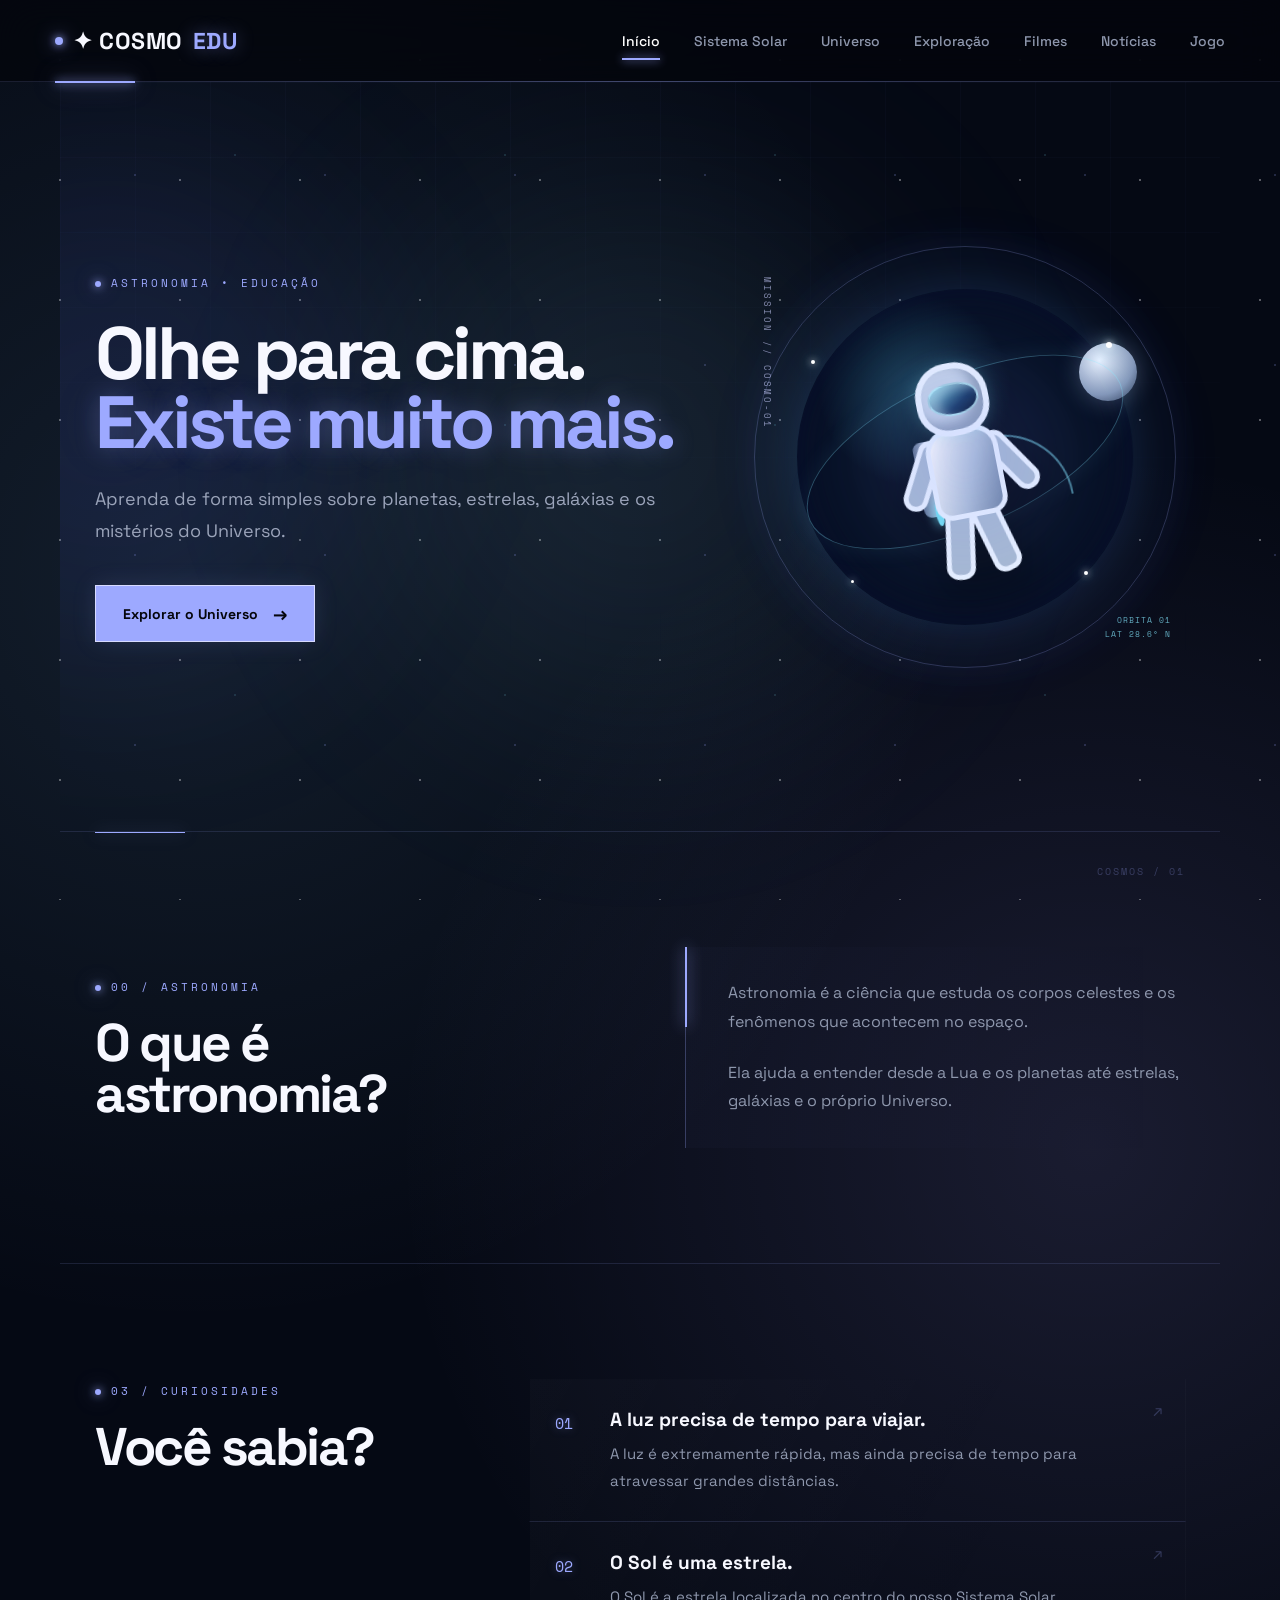
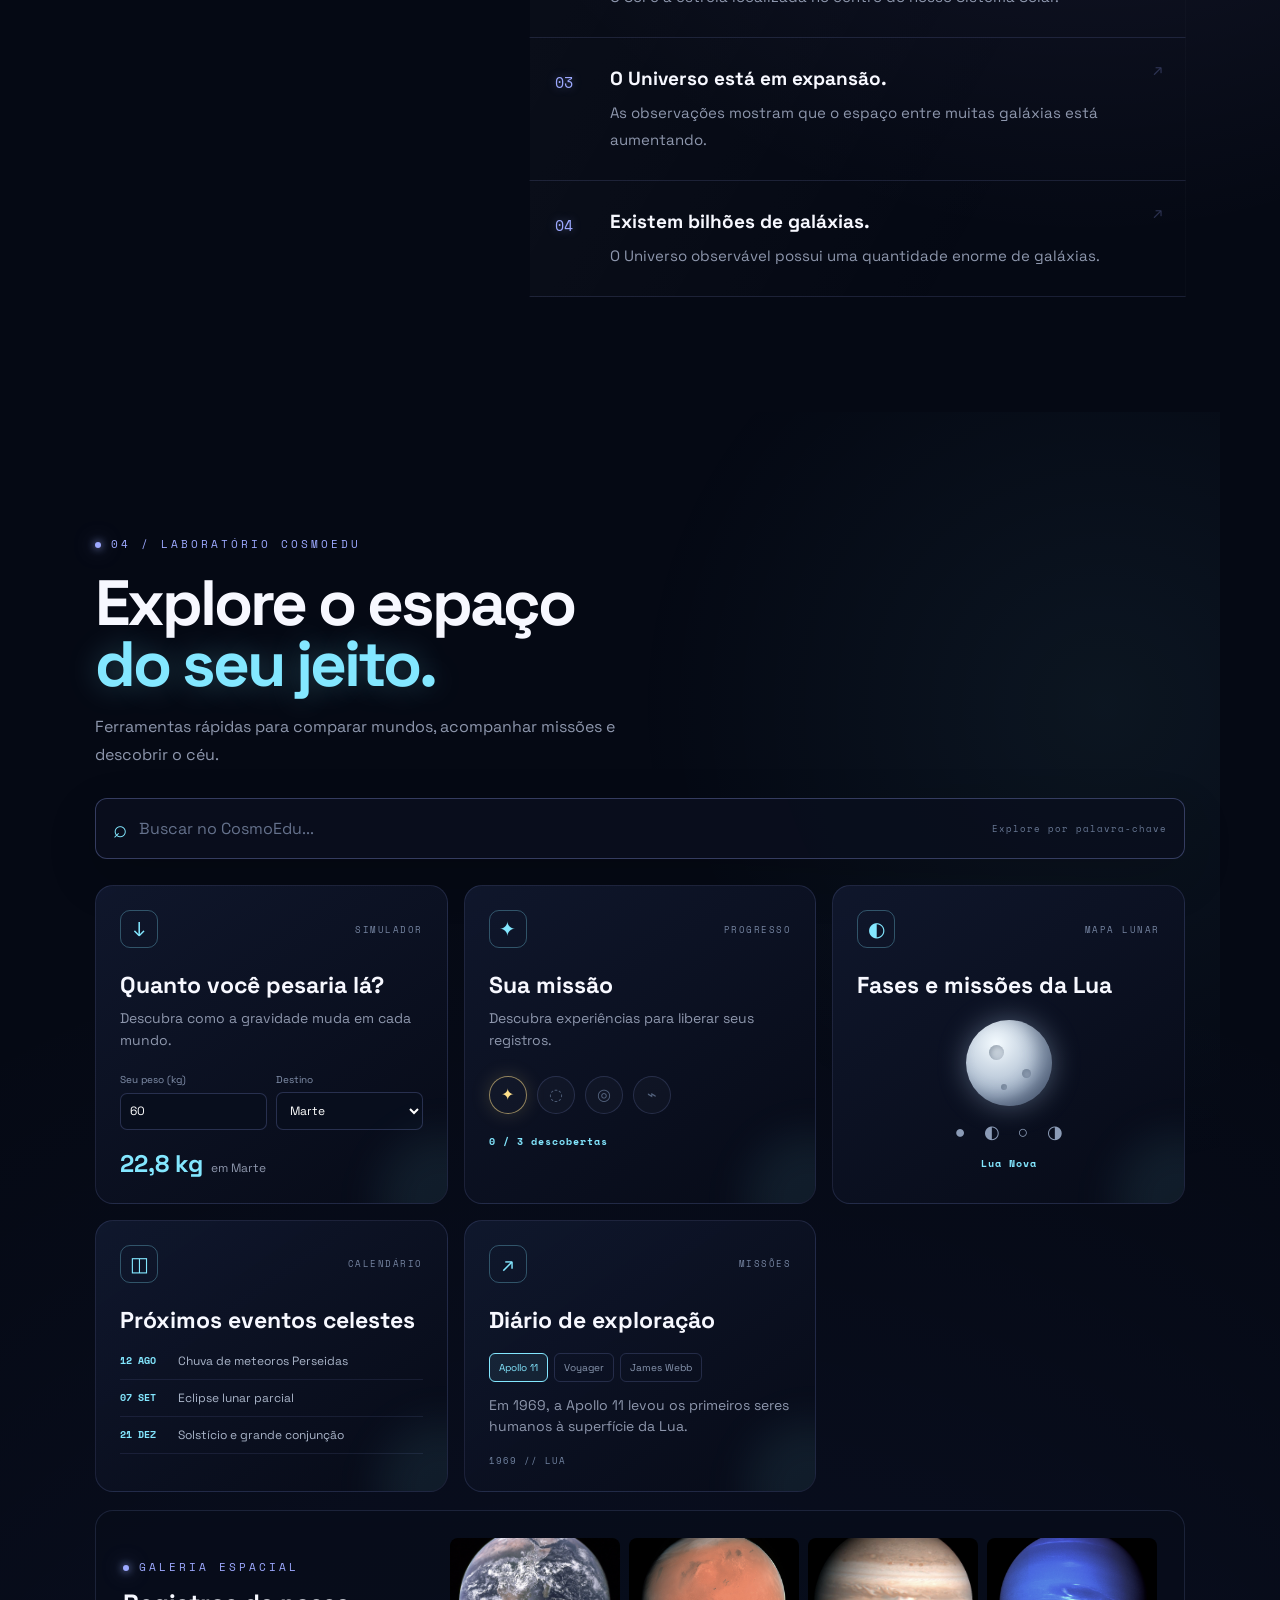
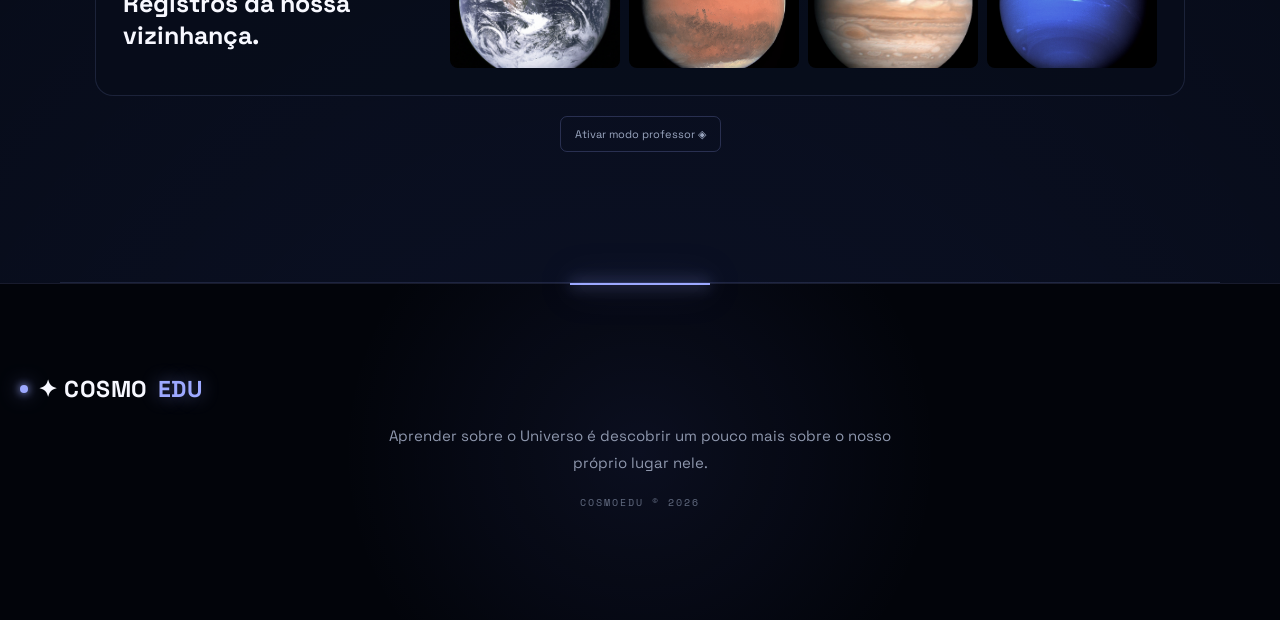
<file: index.html>
<!DOCTYPE html>

<html lang="pt-BR">

<head>


<meta charset="UTF-8">

<meta name="viewport" content="width=device-width, initial-scale=1.0">


<meta
    name="keywords"
    content="astronomia, universo, planetas, estrelas, galáxias, sistema solar, CosmoEdu"
>

<meta name="author" content="CosmoEdu">

<title>Início | CosmoEdu</title>

<link rel="preconnect" href="https://fonts.googleapis.com">
<link rel="preconnect" href="https://fonts.gstatic.com" crossorigin>


<link
    href="https://fonts.googleapis.com/css2?family=Space+Grotesk:wght@300..700&family=Space+Mono:ital,wght@0,400;0,700;1,400&display=swap"
    rel="stylesheet"
>

<link rel="stylesheet" href="css/index.css">
<link rel="stylesheet" href="css/responsivo.css">


</head>

<body>

<div class="faixa-professor" id="faixa-professor" role="status">
    <span>◈ MODO PROFESSOR ATIVO</span>
    <small>Conteúdo pronto para apresentação</small>
    <button id="sair-professor" type="button">Sair</button>
</div>


<header>

    <a class="logo" href="index.html">
        ✦ COSMO<span>EDU</span>
    </a>

    <nav>

        <a class="active" href="index.html">
            Início
        </a>

        <a href="sistema-solar.html">
            Sistema Solar
        </a>

        <a href="universo.html">
            Universo
        </a>

        <a href="exploracao.html">
            Exploração
        </a>

        <a href="filmes.html">
            Filmes
        </a>

        <a href="noticias.html">
            Notícias
        </a>

        <a href="jogo.html">
            Jogo
        </a>

    </nav>

</header>


<main>

    

    <section class="inicio" id="inicio">

        <div class="inicio-texto">

            <p class="azul">
                ASTRONOMIA • EDUCAÇÃO
            </p>

            <h1>
                Olhe para cima.<br>
                <span>Existe muito mais.</span>
            </h1>

            <p>
                Aprenda de forma simples sobre planetas, estrelas,
                galáxias e os mistérios do Universo.
            </p>

            <a class="botao" href="sistema-solar.html">
                Explorar o Universo
            </a>

        </div>


        <div class="inicio-imagem" aria-label="Astronauta flutuando no espaço">
            <div class="cena-espacial" aria-hidden="true">
                <span class="estrela-cena estrela-cena-1"></span>
                <span class="estrela-cena estrela-cena-2"></span>
                <span class="estrela-cena estrela-cena-3"></span>
                <span class="estrela-cena estrela-cena-4"></span>
                <div class="planeta-lua"></div>
                <div class="orbita-astronauta"></div>
                <div class="astronauta">
                    <div class="astronauta-cabo"></div>
                    <div class="astronauta-mochila"></div>
                    <div class="astronauta-capacete"><span class="visor"></span></div>
                    <div class="astronauta-corpo"></div>
                    <div class="astronauta-braco astronauta-braco-esquerdo"></div>
                    <div class="astronauta-braco astronauta-braco-direito"></div>
                    <div class="astronauta-perna astronauta-perna-esquerda"></div>
                    <div class="astronauta-perna astronauta-perna-direita"></div>
                </div>
                <span class="coordenadas">ORBITA 01<br>LAT 28.6° N</span>
            </div>
        </div>

    </section>


    

    <section class="introducao page-section">

        <div>

            <p class="azul">
                00 / ASTRONOMIA
            </p>

            <h2>
                O que é<br>
                astronomia?
            </h2>

        </div>


        <div class="texto">

            <p>
                Astronomia é a ciência que estuda os corpos celestes
                e os fenômenos que acontecem no espaço.
            </p>

            <p>
                Ela ajuda a entender desde a Lua e os planetas
                até estrelas, galáxias e o próprio Universo.
            </p>

        </div>

    </section>


    

    <section class="curiosidades">

        <div class="titulo">

            <p class="azul">
                03 / CURIOSIDADES
            </p>

            <h2>
                Você sabia?
            </h2>

        </div>


        <div class="lista">

            <div class="curiosidade">

                <p class="numero">
                    01
                </p>

                <div>

                    <h3>
                        A luz precisa de tempo para viajar.
                    </h3>

                    <p>
                        A luz é extremamente rápida, mas ainda precisa
                        de tempo para atravessar grandes distâncias.
                    </p>

                </div>

            </div>


            <div class="curiosidade">

                <p class="numero">
                    02
                </p>

                <div>

                    <h3>
                        O Sol é uma estrela.
                    </h3>

                    <p>
                        O Sol é a estrela localizada no centro
                        do nosso Sistema Solar.
                    </p>

                </div>

            </div>


            <div class="curiosidade">

                <p class="numero">
                    03
                </p>

                <div>

                    <h3>
                        O Universo está em expansão.
                    </h3>

                    <p>
                        As observações mostram que o espaço entre
                        muitas galáxias está aumentando.
                    </p>

                </div>

            </div>


            <div class="curiosidade">

                <p class="numero">
                    04
                </p>

                <div>

                    <h3>
                        Existem bilhões de galáxias.
                    </h3>

                    <p>
                        O Universo observável possui uma quantidade
                        enorme de galáxias.
                    </p>

                </div>

            </div>

        </div>

    </section>

    <section class="laboratorio" id="laboratorio">
        <div class="laboratorio-cabecalho">
            <p class="azul">04 / LABORATÓRIO COSMOEDU</p>
            <h2>Explore o espaço<br><span>do seu jeito.</span></h2>
            <p>Ferramentas rápidas para comparar mundos, acompanhar missões e descobrir o céu.</p>
        </div>

        <div class="lab-busca">
            <span aria-hidden="true">⌕</span>
            <input id="busca-site" type="search" placeholder="Buscar no CosmoEdu..." aria-label="Buscar no CosmoEdu">
            <span id="busca-status">Explore por palavra-chave</span>
        </div>

        <div class="lab-grid">
            <article class="lab-card lab-peso">
                <div class="lab-card-topo"><span class="lab-icon">↓</span><span class="lab-tag">SIMULADOR</span></div>
                <h3>Quanto você pesaria lá?</h3>
                <p>Descubra como a gravidade muda em cada mundo.</p>
                <div class="peso-controles"><label>Seu peso (kg)<input id="peso-terra" type="number" min="1" value="60"></label><label>Destino<select id="peso-planeta"><option value="0.38">Marte</option><option value="0.91">Vênus</option><option value="0.17">Lua</option><option value="2.34">Júpiter</option><option value="1.06">Netuno</option></select></label></div>
                <div class="peso-resultado" id="peso-resultado"><strong>22,8 kg</strong><span>em Marte</span></div>
            </article>

            <article class="lab-card lab-conquistas">
                <div class="lab-card-topo"><span class="lab-icon">✦</span><span class="lab-tag">PROGRESSO</span></div>
                <h3>Sua missão</h3>
                <p id="conquista-resumo">Descubra experiências para liberar seus registros.</p>
                <div class="conquista-medalhas"><span class="medalha liberada">✦</span><span class="medalha">◌</span><span class="medalha">◎</span><span class="medalha">⌁</span></div>
                <strong class="conquista-contador" id="conquista-contador">1 / 4 descobertas</strong>
            </article>

            <article class="lab-card lab-lua">
                <div class="lab-card-topo"><span class="lab-icon">◐</span><span class="lab-tag">MAPA LUNAR</span></div>
                <h3>Fases e missões da Lua</h3>
                <div class="lua-visual" id="lua-visual"><span class="lua-cratera lua-cratera-1"></span><span class="lua-cratera lua-cratera-2"></span><span class="lua-cratera lua-cratera-3"></span></div>
                <div class="lua-controle"><button type="button" data-fase="0" aria-label="Lua nova">●</button><button type="button" data-fase="1" aria-label="Lua crescente">◐</button><button type="button" data-fase="2" aria-label="Lua cheia">○</button><button type="button" data-fase="3" aria-label="Lua minguante">◑</button></div>
                <strong id="lua-fase">Lua Nova</strong>
            </article>

            <article class="lab-card lab-calendario">
                <div class="lab-card-topo"><span class="lab-icon">◫</span><span class="lab-tag">CALENDÁRIO</span></div>
                <h3>Próximos eventos celestes</h3>
                <div class="evento-celeste"><strong>12 AGO</strong><span>Chuva de meteoros Perseidas</span></div>
                <div class="evento-celeste"><strong>07 SET</strong><span>Eclipse lunar parcial</span></div>
                <div class="evento-celeste"><strong>21 DEZ</strong><span>Solstício e grande conjunção</span></div>
            </article>

            <article class="lab-card lab-missoes">
                <div class="lab-card-topo"><span class="lab-icon">↗</span><span class="lab-tag">MISSÕES</span></div>
                <h3>Diário de exploração</h3>
                <div class="missao-seletor"><button class="ativo" data-missao="apollo">Apollo 11</button><button data-missao="voyager">Voyager</button><button data-missao="webb">James Webb</button></div>
                <p id="missao-texto">Em 1969, a Apollo 11 levou os primeiros seres humanos à superfície da Lua.</p>
                <span class="missao-ano" id="missao-ano">1969 // LUA</span>
            </article>
        </div>

        <div class="lab-galeria">
            <div><p class="azul">GALERIA ESPACIAL</p><h3>Registros da nossa vizinhança.</h3></div>
            <div class="galeria-imagens"><img src="img/terra-real.jpg" alt="Terra vista do espaço"><img src="img/marte-real.jpg" alt="Marte em cores reais"><img src="img/jupiter-real.jpg" alt="Júpiter em cores reais"><img src="img/netuno-real.jpg" alt="Netuno em cores reais"></div>
        </div>

        <button class="modo-professor" id="modo-professor" type="button" aria-pressed="false">Ativar modo professor <span>◈</span></button>
    </section>

</main>


<footer>

    <div class="logo">
        ✦ COSMO<span>EDU</span>
    </div>

    <p>
        Aprender sobre o Universo é descobrir um pouco mais
        sobre o nosso próprio lugar nele.
    </p>

    <p class="rodape">
        COSMOEDU © <span id="ano"></span>
    </p>

</footer>



<script src="JavaScript/index.js"></script>
<script src="JavaScript/interacoes.js"></script>

</body>

</html>
</file>
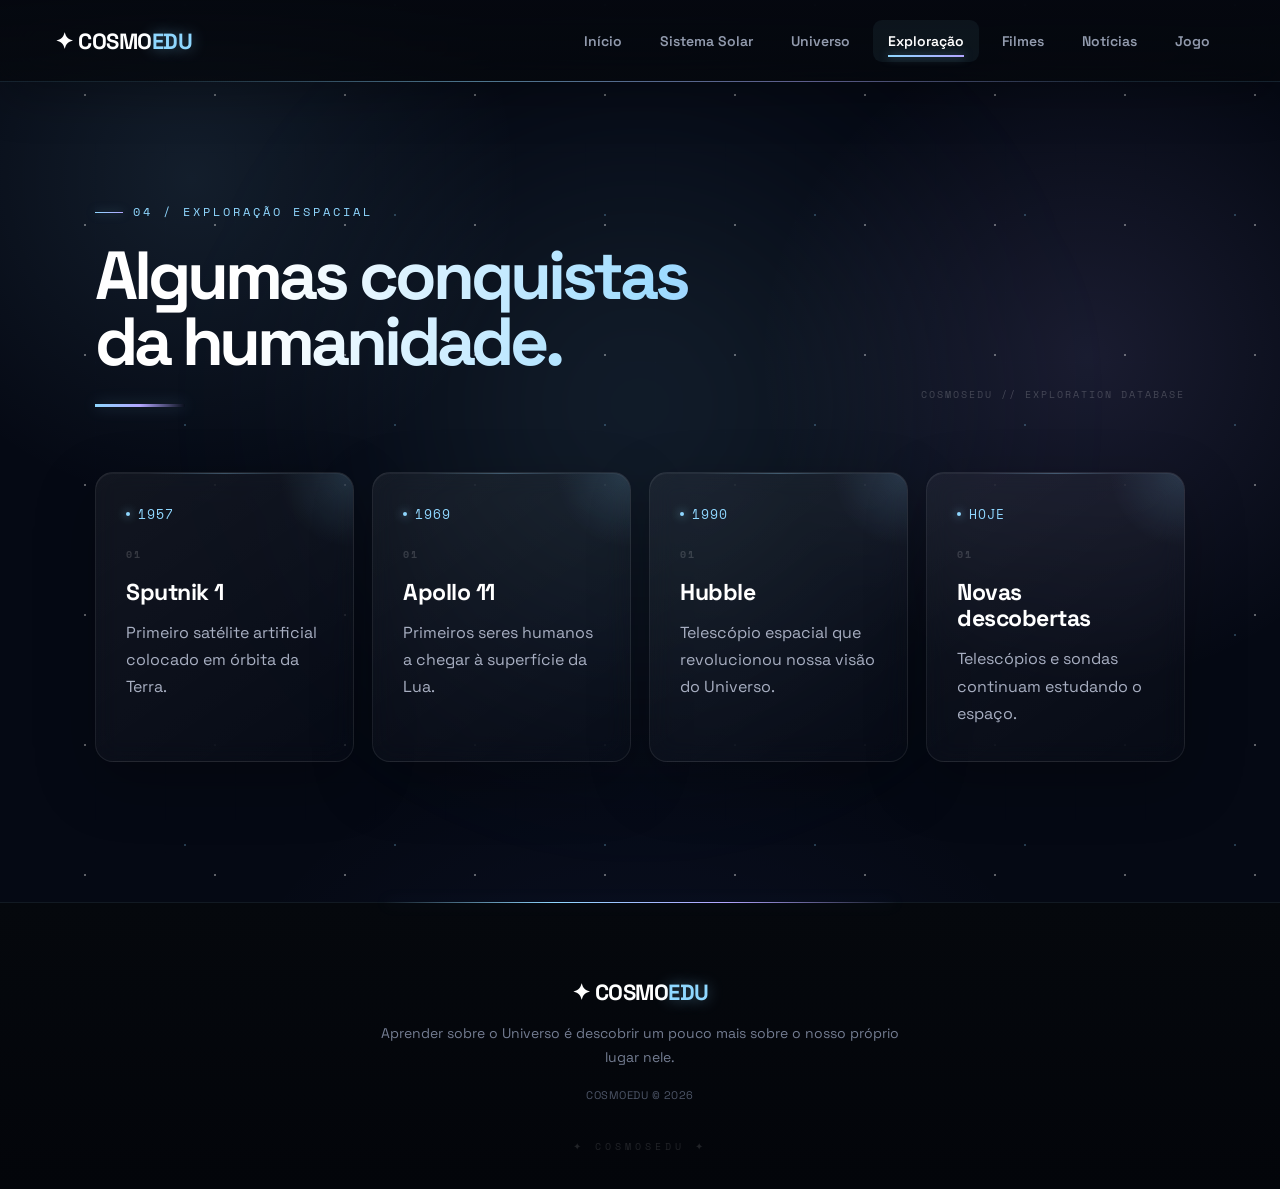
<file: exploracao.html>
<!DOCTYPE html>

<html lang="pt-BR"><head><meta charset="UTF-8"><meta name="viewport" content="width=device-width, initial-scale=1.0">

    <meta name="description" content="CosmoEdu: conheça conquistas marcantes da exploração espacial, do Sputnik às novas descobertas.">

<title>Exploração Espacial | CosmoEdu</title>


<link rel="preconnect" href="https://fonts.googleapis.com"><link rel="preconnect" href="https://fonts.gstatic.com" crossorigin>

<link href="https://fonts.googleapis.com/css2?family=Space+Grotesk:wght@300..700&family=Space+Mono:ital,wght@0,400;0,700;1,400&display=swap" rel="stylesheet">


<link rel="stylesheet" href="css/exploracao.css"><link rel="stylesheet" href="css/responsivo.css"></head><body>


    <header><a class="logo" href="index.html">✦ COSMO<span>EDU</span></a><nav><a class="" href="index.html">Início</a><a class="" href="sistema-solar.html">Sistema Solar</a><a class="" href="universo.html">Universo</a><a class="active" href="exploracao.html">Exploração</a><a class="" href="filmes.html">Filmes</a><a class="" href="noticias.html">Notícias</a><a class="" href="jogo.html">Jogo</a></nav></header>

<main><section class="exploracao" id="exploracao">
    
    
    <div class="titulo"><p class="azul">04 / EXPLORAÇÃO ESPACIAL</p><h2>Algumas conquistas<br>da humanidade.</h2></div>
    
    <div class="conquistas">
        <div><p class="ano">1957</p><h3>Sputnik 1</h3><p>Primeiro satélite artificial colocado em órbita da Terra.</p></div>
        <div><p class="ano">1969</p><h3>Apollo 11</h3><p>Primeiros seres humanos a chegar à superfície da Lua.</p></div>
        <div><p class="ano">1990</p><h3>Hubble</h3><p>Telescópio espacial que revolucionou nossa visão do Universo.</p></div>
        <div><p class="ano">HOJE</p><h3>Novas descobertas</h3><p>Telescópios e sondas continuam estudando o espaço.</p></div>
    </div>


</section></main>
<footer><div class="logo">✦ COSMO<span>EDU</span></div><p>Aprender sobre o Universo é descobrir um pouco mais sobre o nosso próprio lugar nele.</p><p class="rodape">COSMOEDU © 2026</p></footer>
<script src="JavaScript/exploracao.js"></script>
<script src="JavaScript/interacoes.js"></script>

</body></html>
</file>
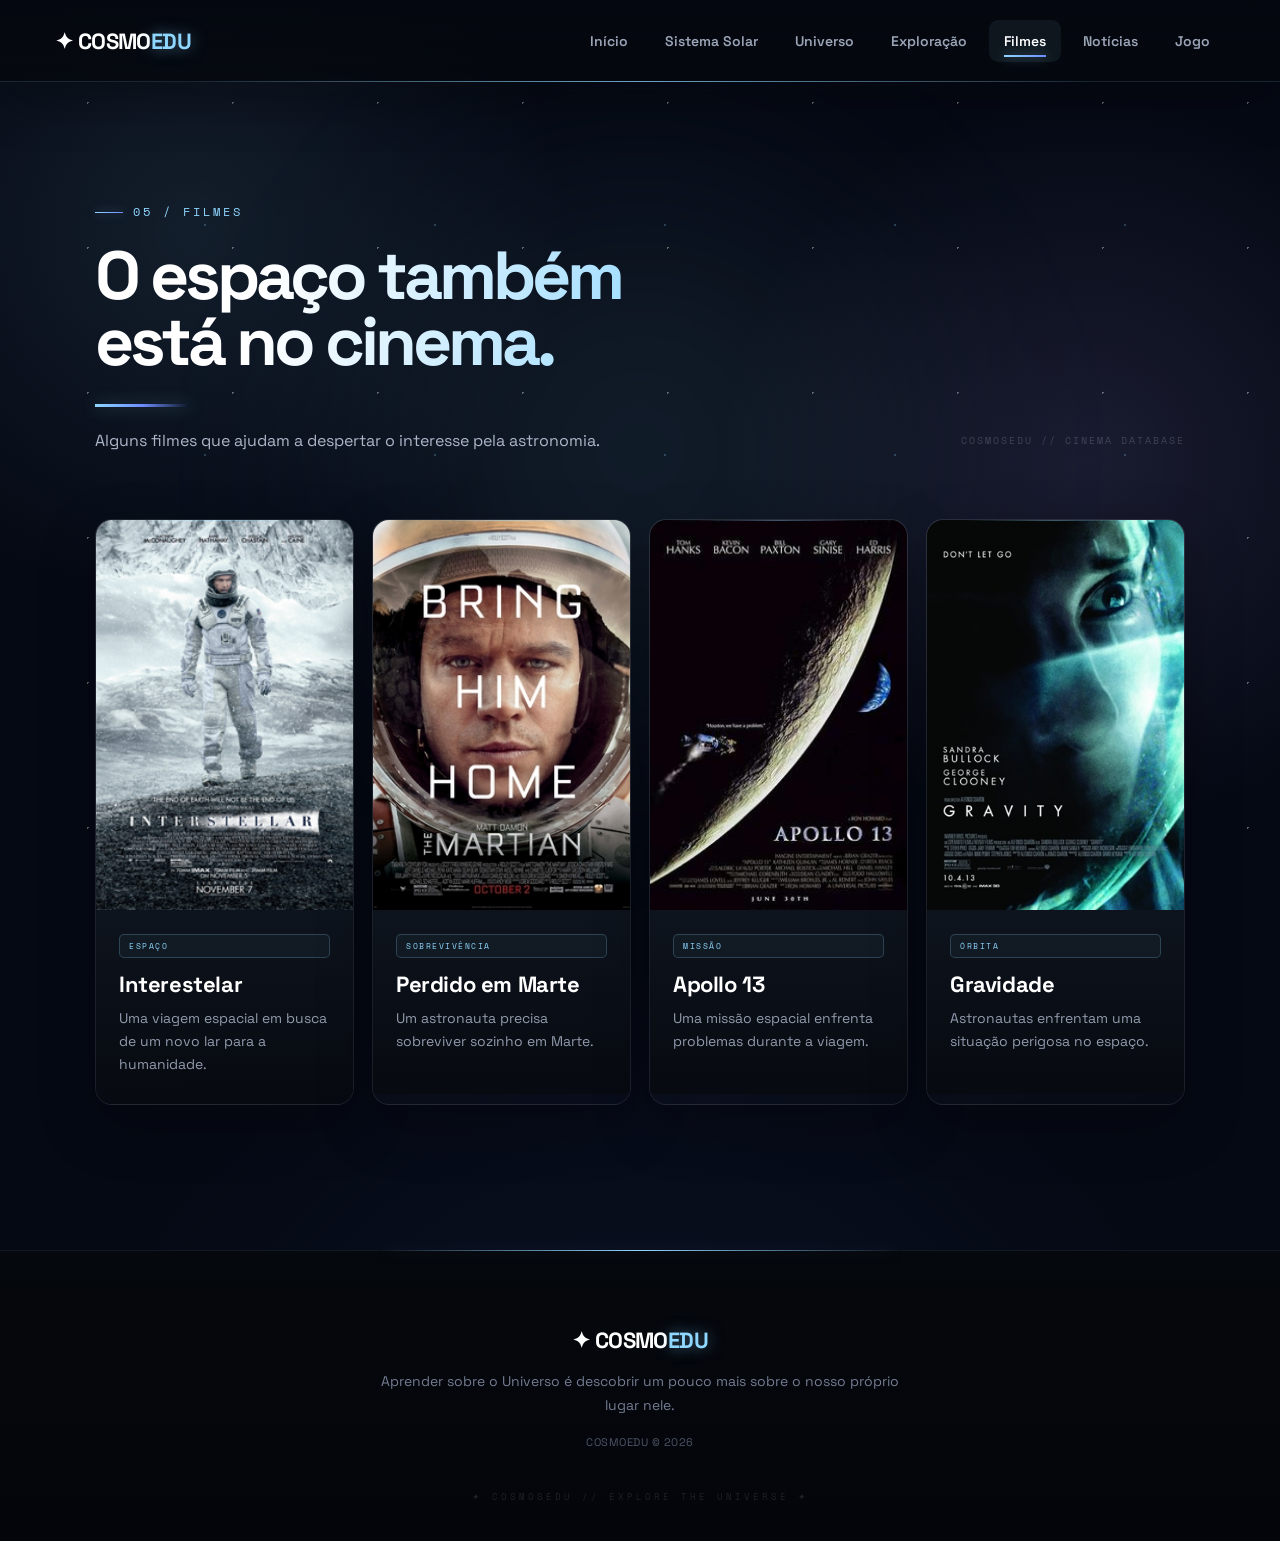
<file: filmes.html>
<!DOCTYPE html>

<html lang="pt-BR"><head><meta charset="UTF-8"><meta name="viewport" content="width=device-width, initial-scale=1.0">


    <meta name="description" content="CosmoEdu: filmes relacionados ao espaço e à astronomia, incluindo Interestelar, Perdido em Marte, Apollo 13 e Gravidade.">

<title>Filmes | CosmoEdu</title>

<link rel="preconnect" href="https://fonts.googleapis.com"><link rel="preconnect" href="https://fonts.gstatic.com" crossorigin>

<link href="https://fonts.googleapis.com/css2?family=Space+Grotesk:wght@300..700&family=Space+Mono:ital,wght@0,400;0,700;1,400&display=swap" rel="stylesheet">

<link rel="stylesheet" href="css/filmes.css"><link rel="stylesheet" href="css/responsivo.css"></head><body>

    <header><a class="logo" href="index.html">✦ COSMO<span>EDU</span></a><nav><a class="" href="index.html">Início</a><a class="" href="sistema-solar.html">Sistema Solar</a><a class="" href="universo.html">Universo</a><a class="" href="exploracao.html">Exploração</a><a class="active" href="filmes.html">Filmes</a><a class="" href="noticias.html">Notícias</a><a class="" href="jogo.html">Jogo</a></nav></header>
<main><section class="filmes" id="filmes">


    
    
    <div class="titulo"><p class="azul">05 / FILMES</p><h2>O espaço também<br>está no cinema.</h2><p>Alguns filmes que ajudam a despertar o interesse pela astronomia.</p></div>
    
    <div class="filmes-cards">
        <div class="filme"><img src="img/filme-interestelar-real.jpg" alt="Pôster real de Interestelar"><div class="filme-texto"><h3>Interestelar</h3><p>Uma viagem espacial em busca de um novo lar para a humanidade.</p></div></div>
        <div class="filme"><img src="img/filme-marte-real.jpg" alt="Pôster real de Perdido em Marte"><div class="filme-texto"><h3>Perdido em Marte</h3><p>Um astronauta precisa sobreviver sozinho em Marte.</p></div></div>
        <div class="filme"><img src="img/filme-apollo-real.jpg" alt="Pôster real de Apollo 13"><div class="filme-texto"><h3>Apollo 13</h3><p>Uma missão espacial enfrenta problemas durante a viagem.</p></div></div>
        <div class="filme"><img src="img/filme-gravidade-real.jpg" alt="Pôster real de Gravidade"><div class="filme-texto"><h3>Gravidade</h3><p>Astronautas enfrentam uma situação perigosa no espaço.</p></div></div>
    </div>

</section></main>


<footer><div class="logo">✦ COSMO<span>EDU</span></div><p>Aprender sobre o Universo é descobrir um pouco mais sobre o nosso próprio lugar nele.</p><p class="rodape">COSMOEDU © 2026</p></footer>
<script src="JavaScript/filmes.js"></script>
<script src="JavaScript/interacoes.js"></script>

</body></html>
</file>
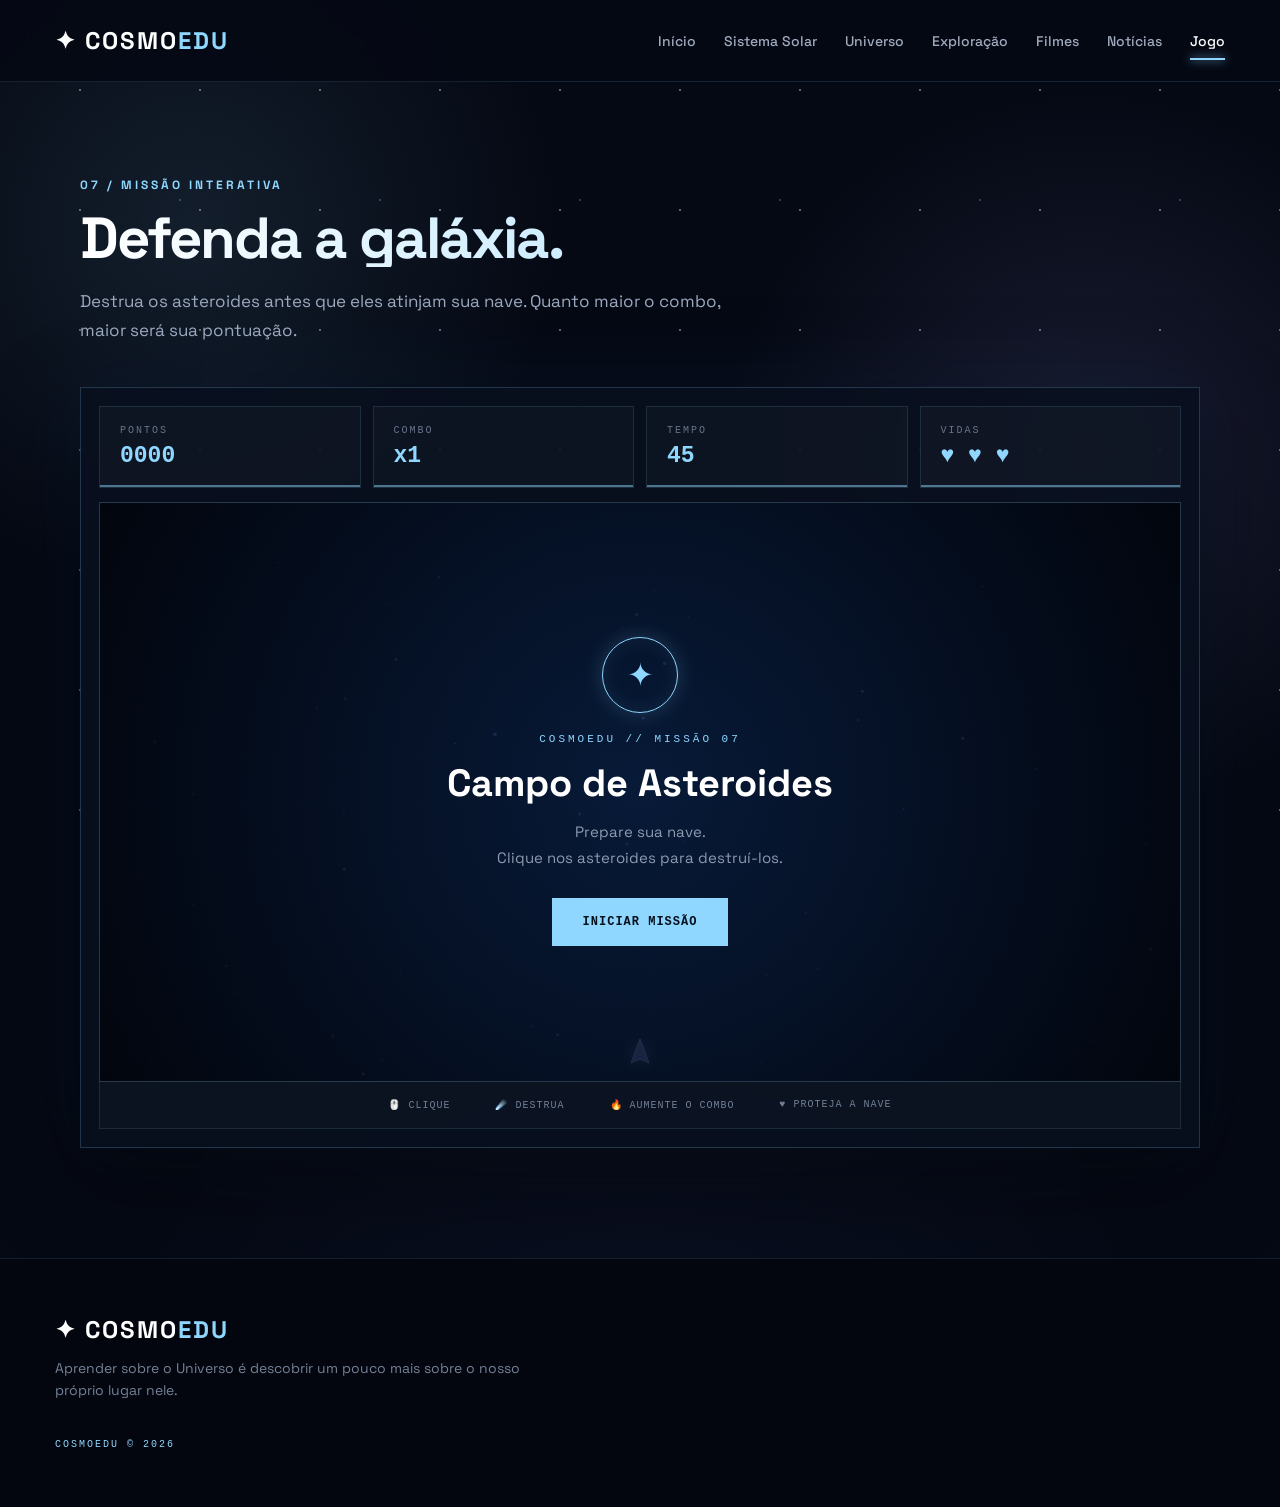
<file: jogo.html>
<!DOCTYPE html>

<html lang="pt-BR">

<head>
    <link rel="stylesheet" href="css/jogo.css">
    <link rel="stylesheet" href="css/responsivo.css">
    <script src="./JavaScript/jogo.js" defer></script>
    
</head>

<body>


<header>

    <a class="logo" href="index.html">
        ✦ COSMO<span>EDU</span>
    </a>

    <nav>
        <a href="index.html">Início</a>
        <a href="sistema-solar.html">Sistema Solar</a>
        <a href="universo.html">Universo</a>
        <a href="exploracao.html">Exploração</a>
        <a href="filmes.html">Filmes</a>
        <a href="noticias.html">Notícias</a>
        <a class="active" href="jogo.html">Jogo</a>
    </nav>

</header>

<main>

    <section class="jogo">

        <div class="titulo">

            <p class="azul">07 / MISSÃO INTERATIVA</p>

            <h1>Defenda a galáxia.</h1>

            <p>
                Destrua os asteroides antes que eles atinjam sua nave.
                Quanto maior o combo, maior será sua pontuação.
            </p>

        </div>

        <div class="jogo-container">

            <div class="hud">

                <div class="hud-item">
                    <span>PONTOS</span>
                    <strong id="pontos">0000</strong>
                </div>

                <div class="hud-item">
                    <span>COMBO</span>
                    <strong id="combo">x1</strong>
                </div>

                <div class="hud-item">
                    <span>TEMPO</span>
                    <strong id="tempo">45</strong>
                </div>

                <div class="hud-item">
                    <span>VIDAS</span>
                    <strong id="vidas">♥ ♥ ♥</strong>
                </div>

            </div>

            <div class="game-wrapper">

                <canvas id="campo-jogo"></canvas>

                <span class="feedback-jogo" id="feedback-jogo" aria-live="polite"></span>

                <div id="mensagem-jogo" class="tela-inicial">

                    <div class="icone-missao">✦</div>

                    <p class="mini-titulo">
                        COSMOEDU // MISSÃO 07
                    </p>

                    <h2>Campo de Asteroides</h2>

                    <p>
                        Prepare sua nave.<br>
                        Clique nos asteroides para destruí-los.
                    </p>

                    <button id="iniciar">
                        INICIAR MISSÃO
                    </button>

                </div>

                <div id="tela-final" class="tela-final">

                    <p class="mini-titulo">
                        MISSÃO FINALIZADA
                    </p>

                    <h2>Fim da missão</h2>

                    <div class="resultado">

                        <div>
                            <span>PONTUAÇÃO</span>
                            <strong id="pontuacao-final">0000</strong>
                        </div>

                        <div>
                            <span>ASTEROIDES</span>
                            <strong id="asteroides-final">0</strong>
                        </div>

                        <div>
                            <span>COMBO MÁX.</span>
                            <strong id="combo-final">x1</strong>
                        </div>

                    </div>

                    <button id="reiniciar">
                        JOGAR NOVAMENTE
                    </button>

                </div>

            </div>

            <div class="instrucoes">

                <span>🖱️ CLIQUE</span>
                <span>☄️ DESTRUA</span>
                <span>🔥 AUMENTE O COMBO</span>
                <span>♥ PROTEJA A NAVE</span>

            </div>

        </div>

    </section>

</main>

<footer>

<script src="JavaScript/interacoes.js"></script>
    <div class="logo">
        ✦ COSMO<span>EDU</span>
    </div>

    <p>
        Aprender sobre o Universo é descobrir um pouco mais
        sobre o nosso próprio lugar nele.
    </p>

    <p class="rodape">
        COSMOEDU © 2026
    </p>

</footer>




</body>

</html>
</file>
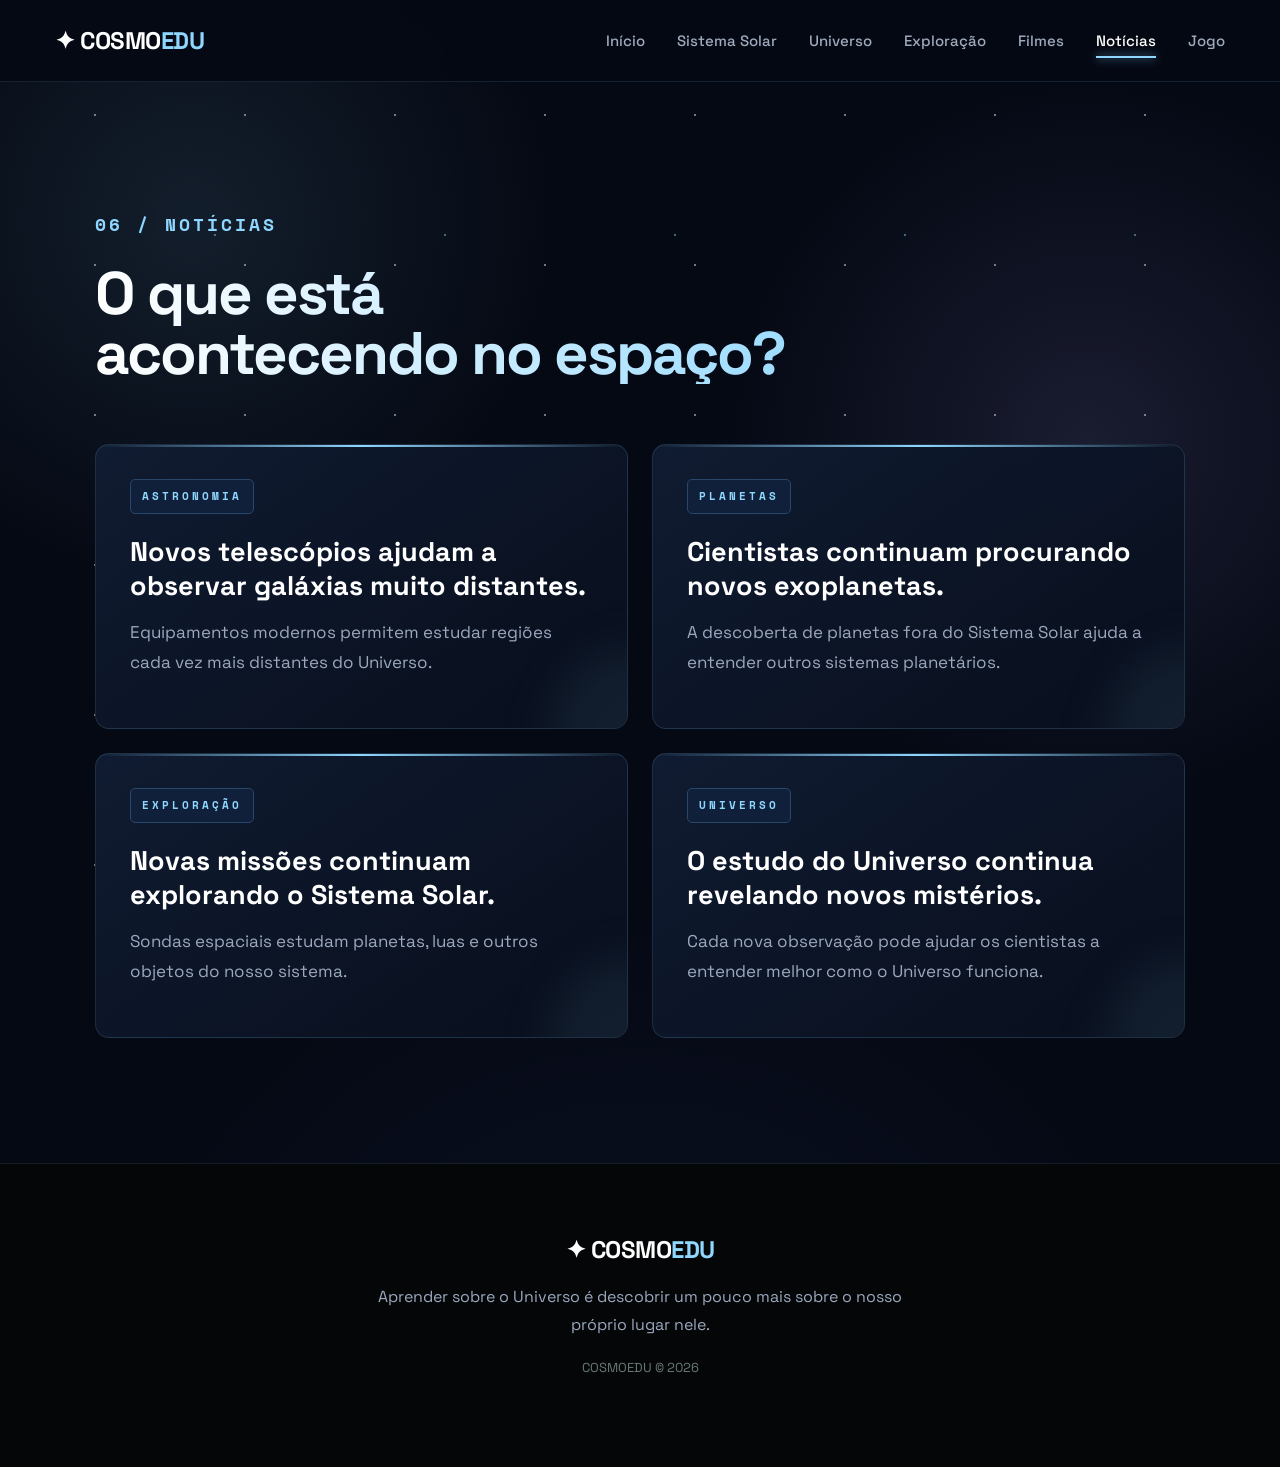
<file: noticias.html>
<!DOCTYPE html>

<html lang="pt-BR"><head><meta charset="UTF-8"><meta name="viewport" content="width=device-width, initial-scale=1.0">


    <meta name="description" content="CosmoEdu: conteúdos e notícias educativas sobre astronomia, planetas, exploração espacial e Universo.">

<title>Notícias | CosmoEdu</title>

<link rel="preconnect" href="https://fonts.googleapis.com"><link rel="preconnect" href="https://fonts.gstatic.com" crossorigin>

<link href="https://fonts.googleapis.com/css2?family=Space+Grotesk:wght@300..700&family=Space+Mono:ital,wght@0,400;0,700;1,400&display=swap" rel="stylesheet">

<link rel="stylesheet" href="css/noticias.css"><link rel="stylesheet" href="css/responsivo.css"></head><body>


    <header><a class="logo" href="index.html">✦ COSMO<span>EDU</span></a><nav><a class="" href="index.html">Início</a><a class="" href="sistema-solar.html">Sistema Solar</a><a class="" href="universo.html">Universo</a><a class="" href="exploracao.html">Exploração</a><a class="" href="filmes.html">Filmes</a><a class="active" href="noticias.html">Notícias</a><a class="" href="jogo.html">Jogo</a></nav></header>

<main><section class="noticias" id="noticias">
    
    <div class="titulo"><p class="azul">06 / NOTÍCIAS</p><h2>O que está<br>acontecendo no espaço?</h2></div>
    
    
    <div class="noticias-cards">
        <div class="noticia"><p class="azul">ASTRONOMIA</p><h3>Novos telescópios ajudam a observar galáxias muito distantes.</h3><p>Equipamentos modernos permitem estudar regiões cada vez mais distantes do Universo.</p></div>
        <div class="noticia"><p class="azul">PLANETAS</p><h3>Cientistas continuam procurando novos exoplanetas.</h3><p>A descoberta de planetas fora do Sistema Solar ajuda a entender outros sistemas planetários.</p></div>
        <div class="noticia"><p class="azul">EXPLORAÇÃO</p><h3>Novas missões continuam explorando o Sistema Solar.</h3><p>Sondas espaciais estudam planetas, luas e outros objetos do nosso sistema.</p></div>
        <div class="noticia"><p class="azul">UNIVERSO</p><h3>O estudo do Universo continua revelando novos mistérios.</h3><p>Cada nova observação pode ajudar os cientistas a entender melhor como o Universo funciona.</p></div>
    </div>

</section></main>

<footer><div class="logo">✦ COSMO<span>EDU</span></div><p>Aprender sobre o Universo é descobrir um pouco mais sobre o nosso próprio lugar nele.</p><p class="rodape">COSMOEDU © 2026</p></footer>
<script src="JavaScript/noticias.js"></script>
<script src="JavaScript/interacoes.js"></script>

</body></html>
</file>
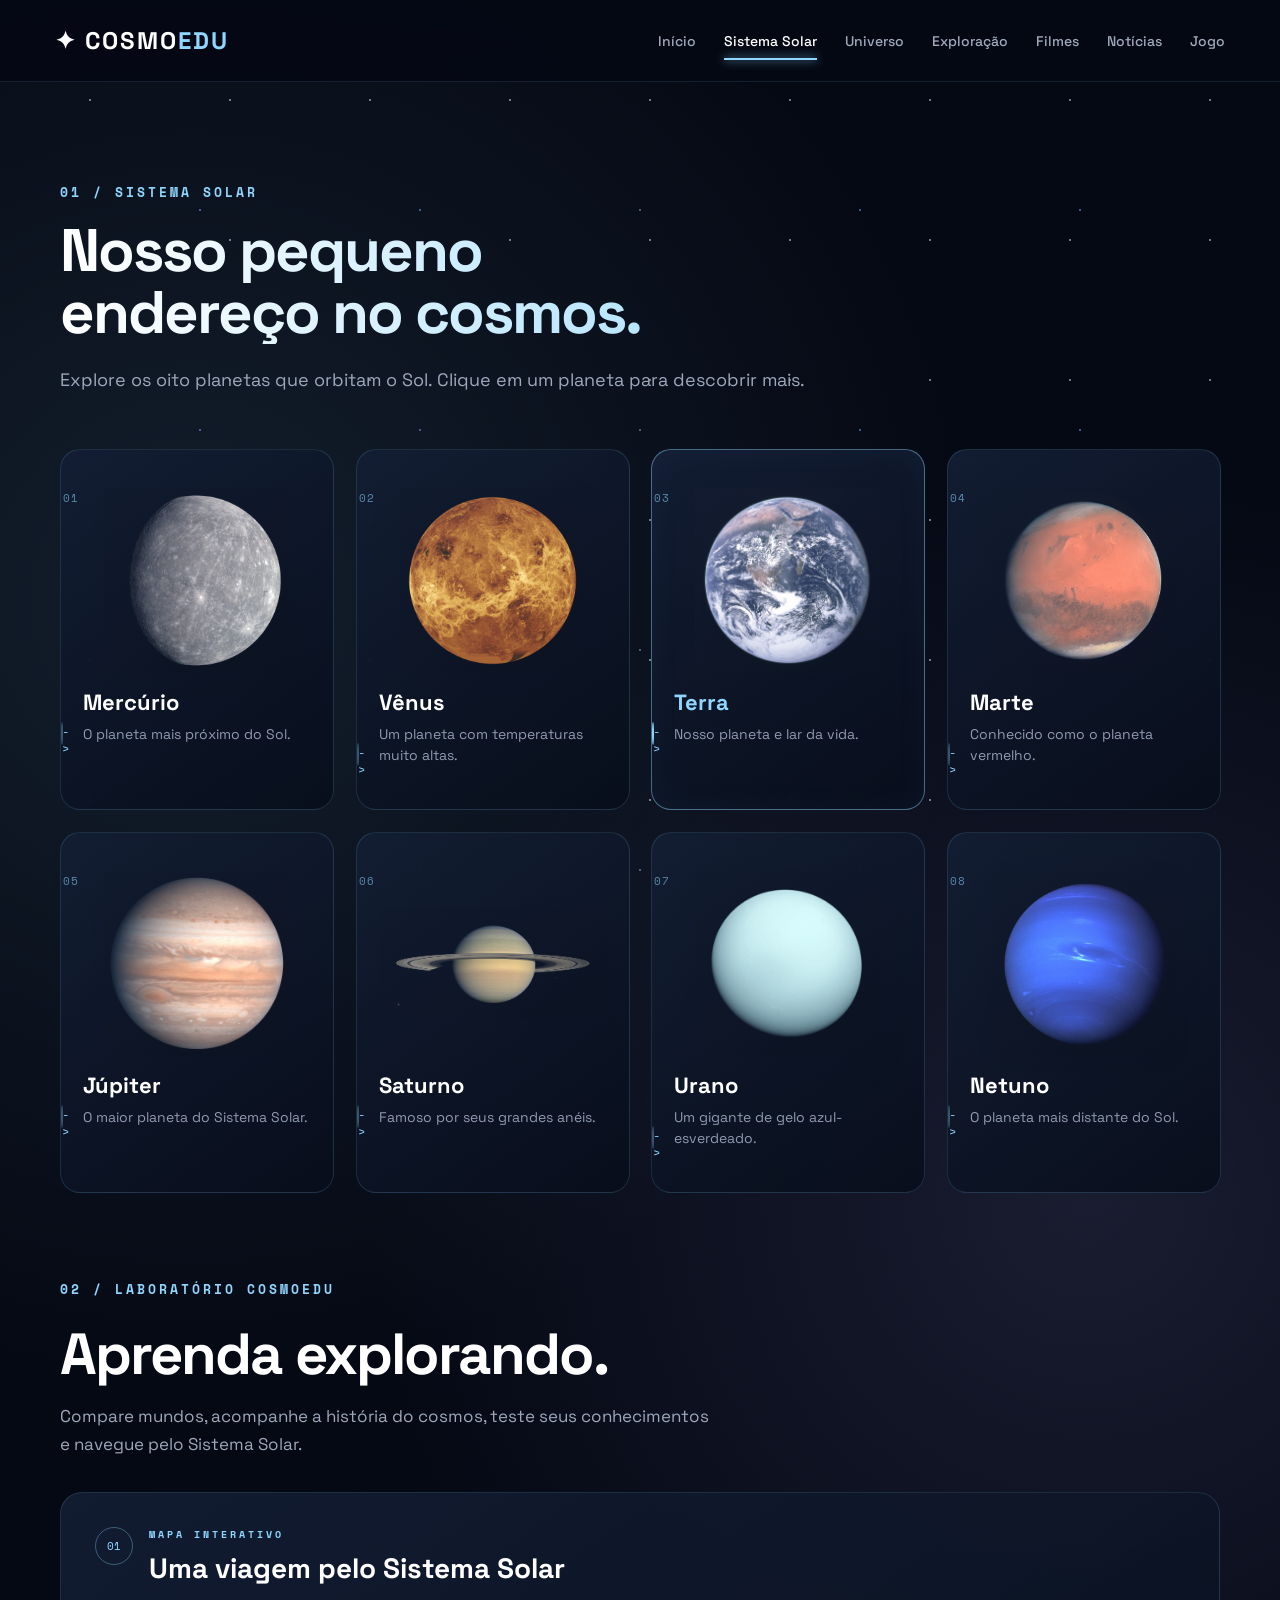
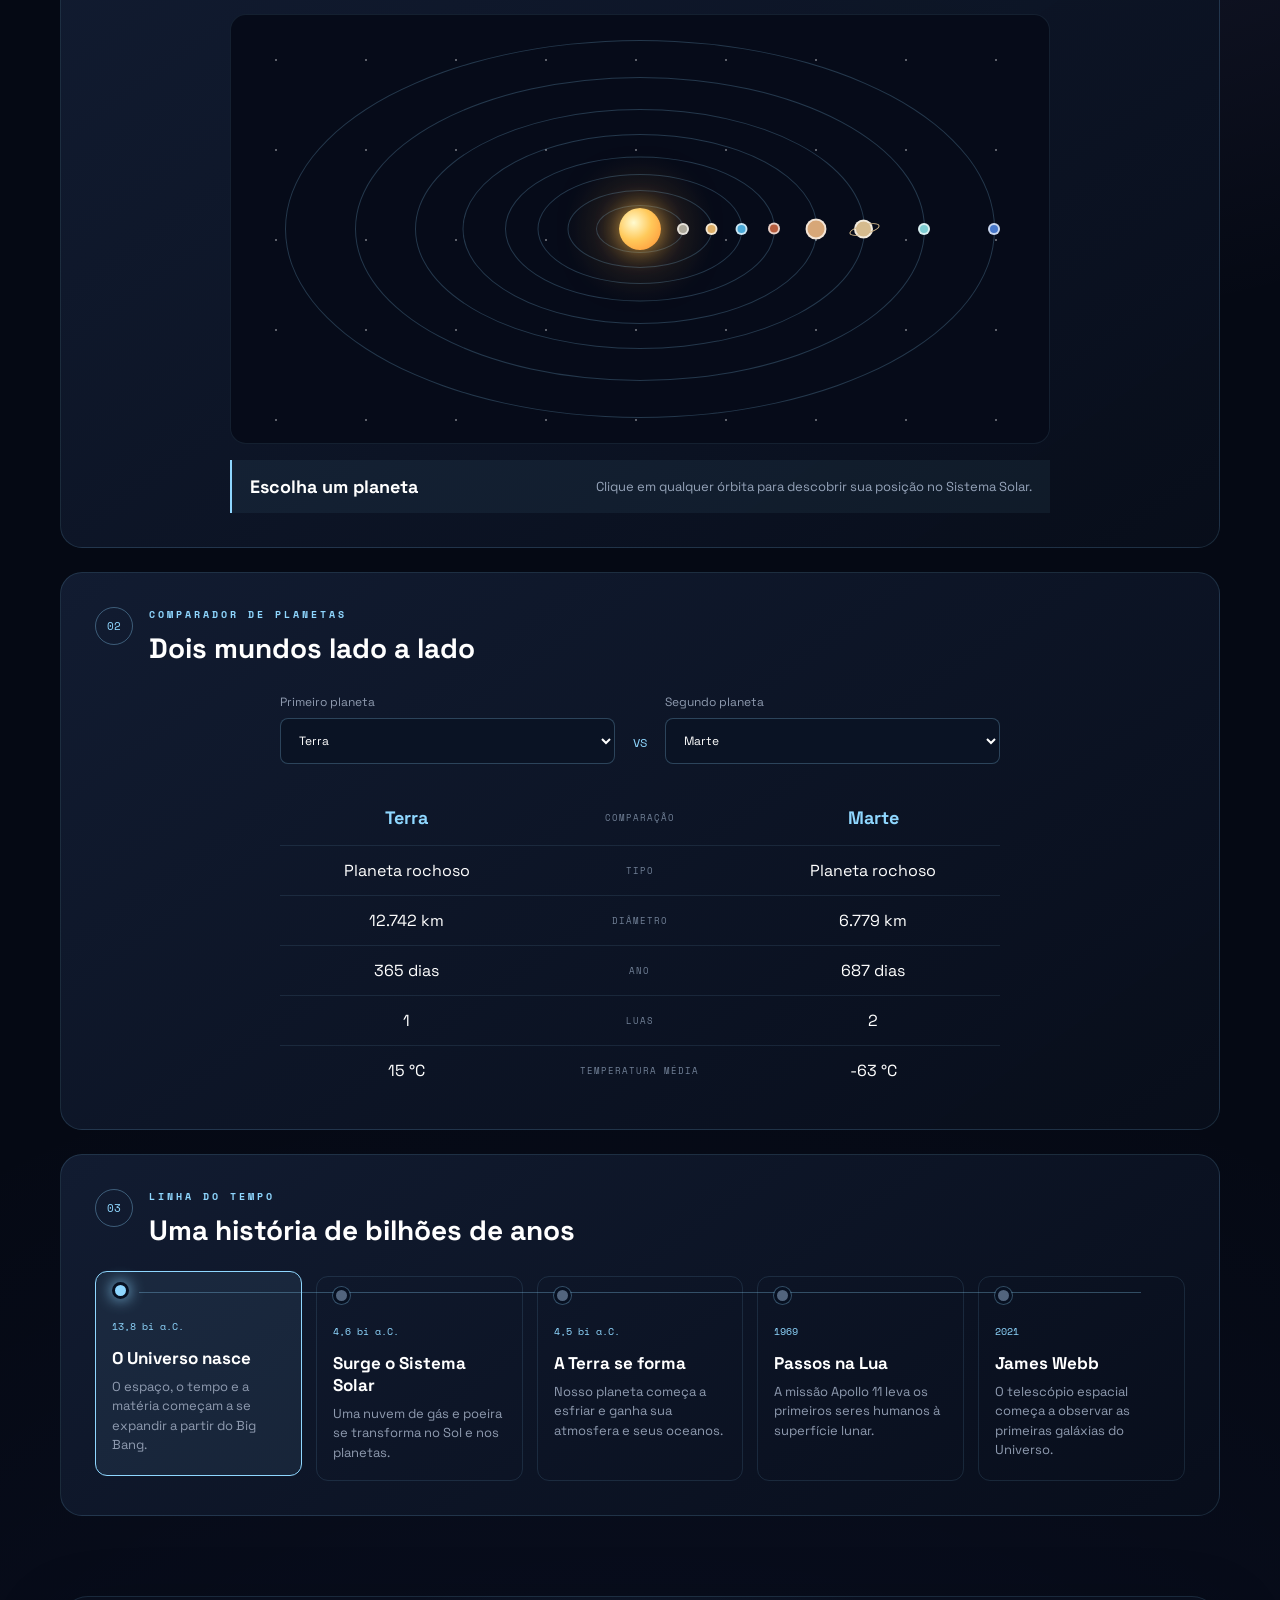
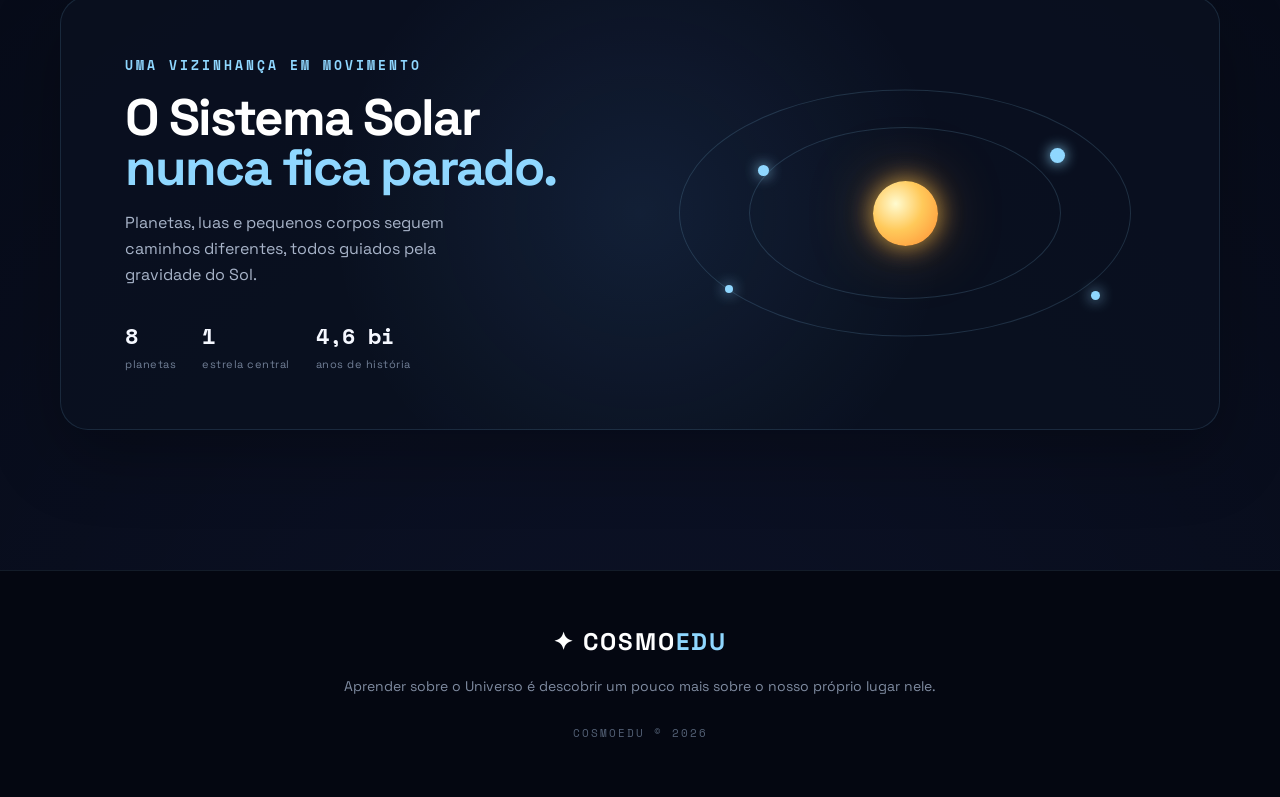
<file: sistema-solar.html>
<!DOCTYPE html>

<html lang="pt-BR">

<head>
    <meta charset="UTF-8">
    <meta name="viewport" content="width=device-width, initial-scale=1.0">

<title>Sistema Solar | CosmoEdu</title>

<link rel="preconnect" href="https://fonts.googleapis.com">
<link rel="preconnect" href="https://fonts.gstatic.com" crossorigin>

<link href="https://fonts.googleapis.com/css2?family=Space+Grotesk:wght@300;400;500;600;700&family=Space+Mono:wght@400;700&display=swap" rel="stylesheet">

<link rel="stylesheet" href="css/sistema-solar.css">
<link rel="stylesheet" href="css/responsivo.css">


</head>

<body>

<header>


<a class="logo" href="index.html">
    ✦ COSMO<span>EDU</span>
</a>

<nav>
    <a href="index.html">Início</a>
    <a class="active" href="sistema-solar.html">Sistema Solar</a>
    <a href="universo.html">Universo</a>
    <a href="exploracao.html">Exploração</a>
    <a href="filmes.html">Filmes</a>
    <a href="noticias.html">Notícias</a>
    <a href="jogo.html">Jogo</a>
</nav>


</header>

<main>

<section class="sistema">


<div class="titulo">

    <p class="azul">01 / SISTEMA SOLAR</p>

    <h1>
        Nosso pequeno<br>
        endereço no cosmos.
    </h1>

    <p>
        Explore os oito planetas que orbitam o Sol.
        Clique em um planeta para descobrir mais.
    </p>

</div>


<div class="planetas">

    <div class="planeta" data-planeta="mercurio">
        <div class="numero">01</div>
        <img src="img/mercurio-real.jpg" alt="Mercúrio">
        <h3>Mercúrio</h3>
        <p>O planeta mais próximo do Sol.</p>
        <span class="ver"></span>
    </div>


    <div class="planeta" data-planeta="venus">
        <div class="numero">02</div>
        <img src="img/venus-real.jpg" alt="Vênus">
        <h3>Vênus</h3>
        <p>Um planeta com temperaturas muito altas.</p>
        <span class="ver"></span>
    </div>


    <div class="planeta destaque" data-planeta="terra">
        <div class="numero">03</div>
        <img src="img/terra-real.jpg" alt="Terra">
        <h3>Terra</h3>
        <p>Nosso planeta e lar da vida.</p>
        <span class="ver"></span>
    </div>


    <div class="planeta" data-planeta="marte">
        <div class="numero">04</div>
        <img src="img/marte-real.jpg" alt="Marte">
        <h3>Marte</h3>
        <p>Conhecido como o planeta vermelho.</p>
        <span class="ver"></span>
    </div>


    <div class="planeta" data-planeta="jupiter">
        <div class="numero">05</div>
        <img src="img/jupiter-real.jpg" alt="Júpiter">
        <h3>Júpiter</h3>
        <p>O maior planeta do Sistema Solar.</p>
        <span class="ver"></span>
    </div>


    <div class="planeta" data-planeta="saturno">
        <div class="numero">06</div>
        <img src="img/saturno-real.jpg" alt="Saturno">
        <h3>Saturno</h3>
        <p>Famoso por seus grandes anéis.</p>
        <span class="ver"></span>
    </div>


    <div class="planeta" data-planeta="urano">
        <div class="numero">07</div>
        <img src="img/urano-real.jpg" alt="Urano">
        <h3>Urano</h3>
        <p>Um gigante de gelo azul-esverdeado.</p>
        <span class="ver"></span>
    </div>


    <div class="planeta" data-planeta="netuno">
        <div class="numero">08</div>
        <img src="img/netuno-real.jpg" alt="Netuno">
        <h3>Netuno</h3>
        <p>O planeta mais distante do Sol.</p>
        <span class="ver"></span>
    </div>

</div>


<section class="experiencias" id="experiencias">

    <div class="experiencias-cabecalho">
        <p class="azul">02 / LABORATÓRIO COSMOEDU</p>
        <h2>Aprenda explorando.</h2>
        <p>Compare mundos, acompanhe a história do cosmos, teste seus conhecimentos e navegue pelo Sistema Solar.</p>
    </div>

    <div class="experiencia mapa-interativo">
        <div class="experiencia-titulo">
            <span class="experiencia-numero">01</span>
            <div>
                <p class="azul">MAPA INTERATIVO</p>
                <h3>Uma viagem pelo Sistema Solar</h3>
            </div>
        </div>
        <div class="mapa-palco" id="mapa-palco">
            <div class="mapa-sol"></div>
            <div class="mapa-orbita mapa-orbita-1"><button class="mapa-planeta mapa-mercurio" data-mapa-planeta="mercurio" aria-label="Explorar Mercúrio"></button></div>
            <div class="mapa-orbita mapa-orbita-2"><button class="mapa-planeta mapa-venus" data-mapa-planeta="venus" aria-label="Explorar Vênus"></button></div>
            <div class="mapa-orbita mapa-orbita-3"><button class="mapa-planeta mapa-terra" data-mapa-planeta="terra" aria-label="Explorar Terra"></button></div>
            <div class="mapa-orbita mapa-orbita-4"><button class="mapa-planeta mapa-marte" data-mapa-planeta="marte" aria-label="Explorar Marte"></button></div>
            <div class="mapa-orbita mapa-orbita-5"><button class="mapa-planeta mapa-jupiter" data-mapa-planeta="jupiter" aria-label="Explorar Júpiter"></button></div>
            <div class="mapa-orbita mapa-orbita-6"><button class="mapa-planeta mapa-saturno" data-mapa-planeta="saturno" aria-label="Explorar Saturno"></button></div>
            <div class="mapa-orbita mapa-orbita-7"><button class="mapa-planeta mapa-urano" data-mapa-planeta="urano" aria-label="Explorar Urano"></button></div>
            <div class="mapa-orbita mapa-orbita-8"><button class="mapa-planeta mapa-netuno" data-mapa-planeta="netuno" aria-label="Explorar Netuno"></button></div>
        </div>
        <div class="mapa-info" id="mapa-info"><strong>Escolha um planeta</strong><span>Clique em qualquer órbita para descobrir sua posição no Sistema Solar.</span></div>
    </div>

    <div class="experiencia comparador">
        <div class="experiencia-titulo">
            <span class="experiencia-numero">02</span>
            <div>
                <p class="azul">COMPARADOR DE PLANETAS</p>
                <h3>Dois mundos lado a lado</h3>
            </div>
        </div>
        <div class="comparador-controles">
            <label>Primeiro planeta<select id="comparar-um"></select></label>
            <span class="comparador-versus">VS</span>
            <label>Segundo planeta<select id="comparar-dois"></select></label>
        </div>
        <div class="comparador-tabela" id="comparador-tabela"></div>
    </div>

    <div class="experiencia linha-tempo">
        <div class="experiencia-titulo">
            <span class="experiencia-numero">03</span>
            <div>
                <p class="azul">LINHA DO TEMPO</p>
                <h3>Uma história de bilhões de anos</h3>
            </div>
        </div>
        <div class="tempo-trilha">
            <article class="tempo-evento ativo"><span>13,8 bi a.C.</span><h4>O Universo nasce</h4><p>O espaço, o tempo e a matéria começam a se expandir a partir do Big Bang.</p></article>
            <article class="tempo-evento"><span>4,6 bi a.C.</span><h4>Surge o Sistema Solar</h4><p>Uma nuvem de gás e poeira se transforma no Sol e nos planetas.</p></article>
            <article class="tempo-evento"><span>4,5 bi a.C.</span><h4>A Terra se forma</h4><p>Nosso planeta começa a esfriar e ganha sua atmosfera e seus oceanos.</p></article>
            <article class="tempo-evento"><span>1969</span><h4>Passos na Lua</h4><p>A missão Apollo 11 leva os primeiros seres humanos à superfície lunar.</p></article>
            <article class="tempo-evento"><span>2021</span><h4>James Webb</h4><p>O telescópio espacial começa a observar as primeiras galáxias do Universo.</p></article>
        </div>
    </div>

</section>


<div class="sistema-final">

    <div class="sistema-final-texto">
        <p class="azul">UMA VIZINHANÇA EM MOVIMENTO</p>

        <h2>O Sistema Solar<br><span>nunca fica parado.</span></h2>

        <p class="sistema-final-descricao">
            Planetas, luas e pequenos corpos seguem caminhos diferentes,
            todos guiados pela gravidade do Sol.
        </p>

        <div class="sistema-dados" aria-label="Dados do Sistema Solar">
            <div>
                <strong>8</strong>
                <span>planetas</span>
            </div>

            <div>
                <strong>1</strong>
                <span>estrela central</span>
            </div>

            <div>
                <strong>4,6 bi</strong>
                <span>anos de história</span>
            </div>
        </div>
    </div>

    <div class="orbitas">

        <div class="sol"></div>

        <div class="orbita orbita1">
            <div class="ponto ponto1"></div>
        </div>

        <div class="orbita orbita2">
            <div class="ponto ponto2"></div>
        </div>

        <div class="orbita orbita3">
            <div class="ponto ponto3"></div>
        </div>

        <div class="orbita orbita4">
            <div class="ponto ponto4"></div>
        </div>

    </div>

</div>


</section>

</main>

<div class="modal" id="modal">


<div class="modal-conteudo">

    <button class="fechar" id="fechar">×</button>

    <div class="modelo-planeta" id="modelo-planeta" role="img" aria-label="Modelo 3D do planeta">
        <div class="modelo-espaco" aria-hidden="true">
            <div class="modelo-anel modelo-anel-fundo"></div>
            <div class="modelo-esfera"></div>
            <div class="modelo-anel modelo-anel-frente"></div>
        </div>
        <span class="modelo-legenda">MODELO 3D <small>arraste para explorar</small></span>
    </div>

    <div class="modal-texto">

        <p class="azul" id="modal-numero"></p>

        <h2 id="modal-titulo"></h2>

        <p id="modal-descricao"></p>

        <div class="informacoes">

            <div>
                <span>TIPO</span>
                <strong id="modal-tipo"></strong>
            </div>

            <div>
                <span>DIÂMETRO</span>
                <strong id="modal-diametro"></strong>
            </div>

            <div>
                <span>ANO</span>
                <strong id="modal-ano"></strong>
            </div>

            <div>
                <span>LUAS</span>
                <strong id="modal-luas"></strong>
            </div>

            <div>
                <span>TEMPERATURA</span>
                <strong id="modal-temperatura"></strong>
            </div>

        </div>

        <div class="modal-curiosidade">
            <span>VOCÊ SABIA?</span>
            <p id="modal-curiosidade"></p>
        </div>

    </div>

</div>


</div>

<footer>


<div class="logo">
    ✦ COSMO<span>EDU</span>
</div>

<p>
    Aprender sobre o Universo é descobrir um pouco mais
    sobre o nosso próprio lugar nele.
</p>

<p class="rodape">
    COSMOEDU © 2026
</p>


</footer>



<script src="JavaScript/sistema-solar.js"></script>
<script src="JavaScript/interacoes.js"></script>

</body>
</html>
</file>
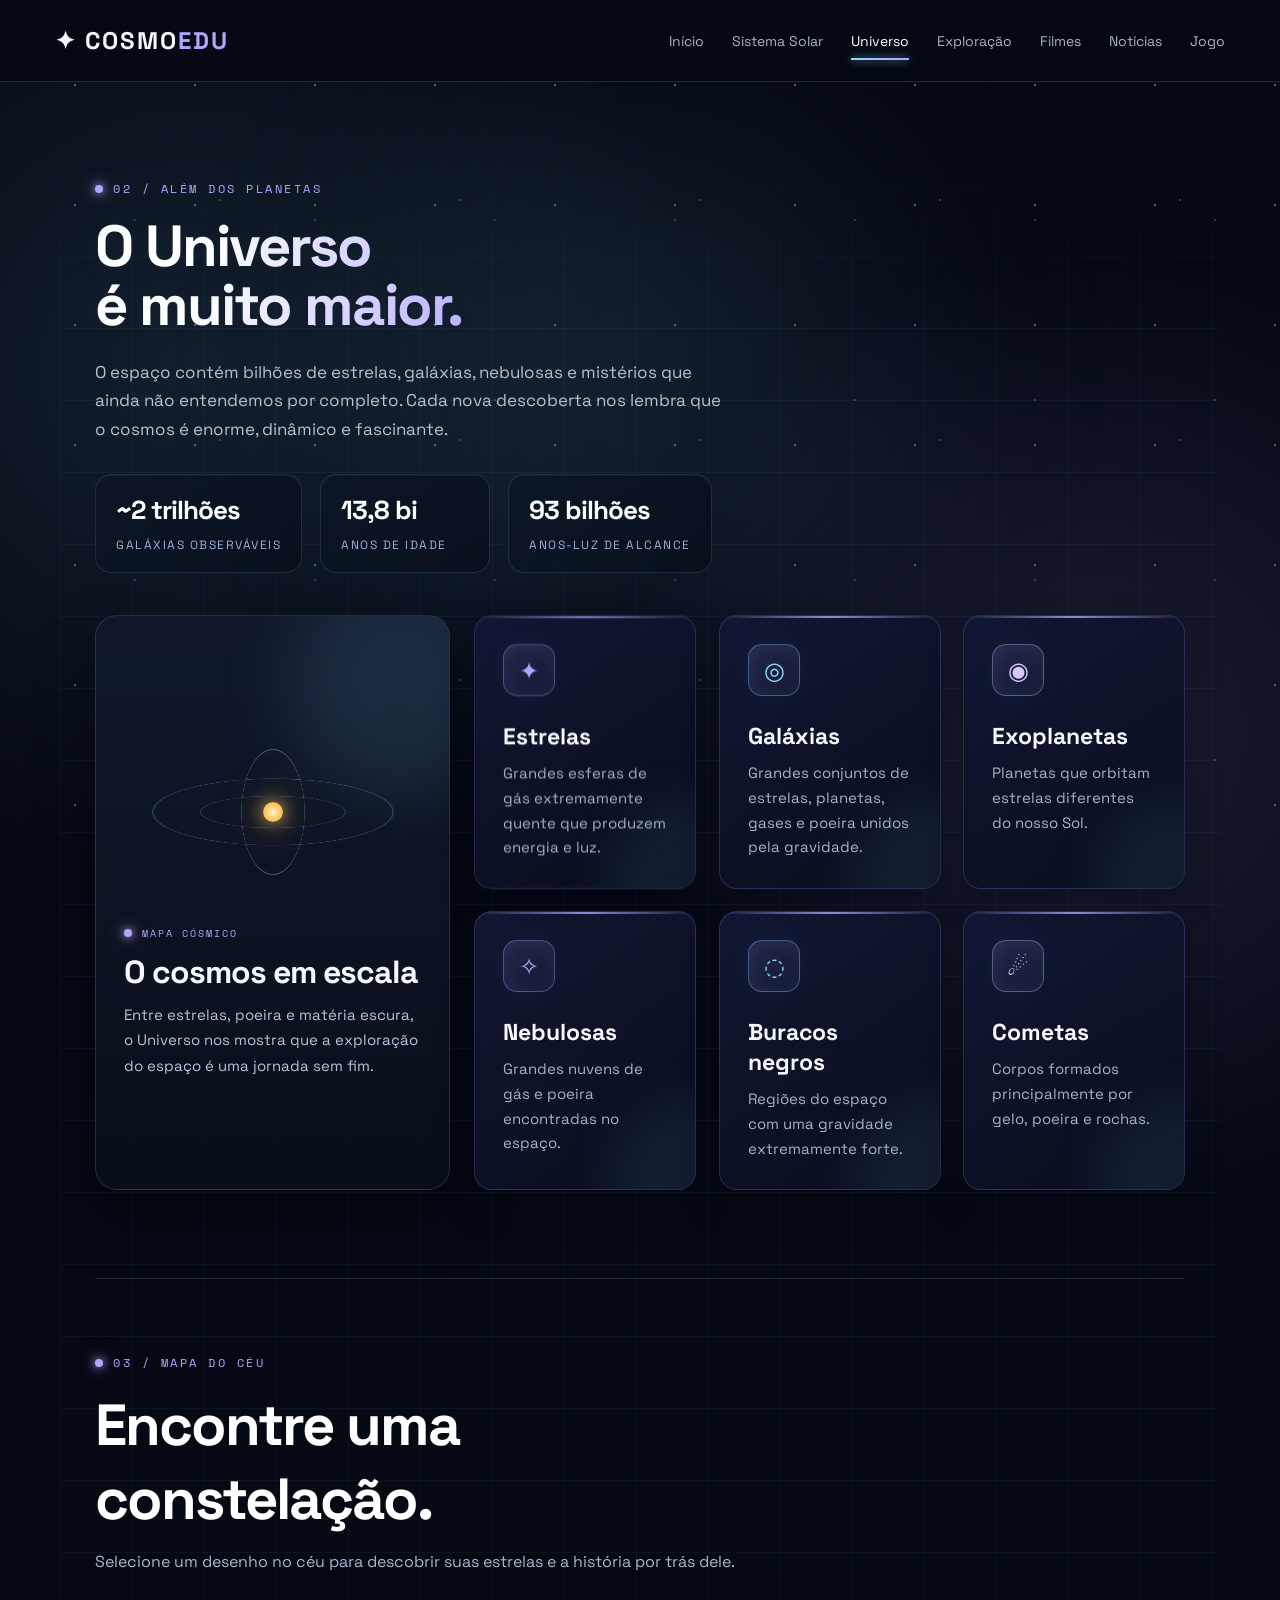
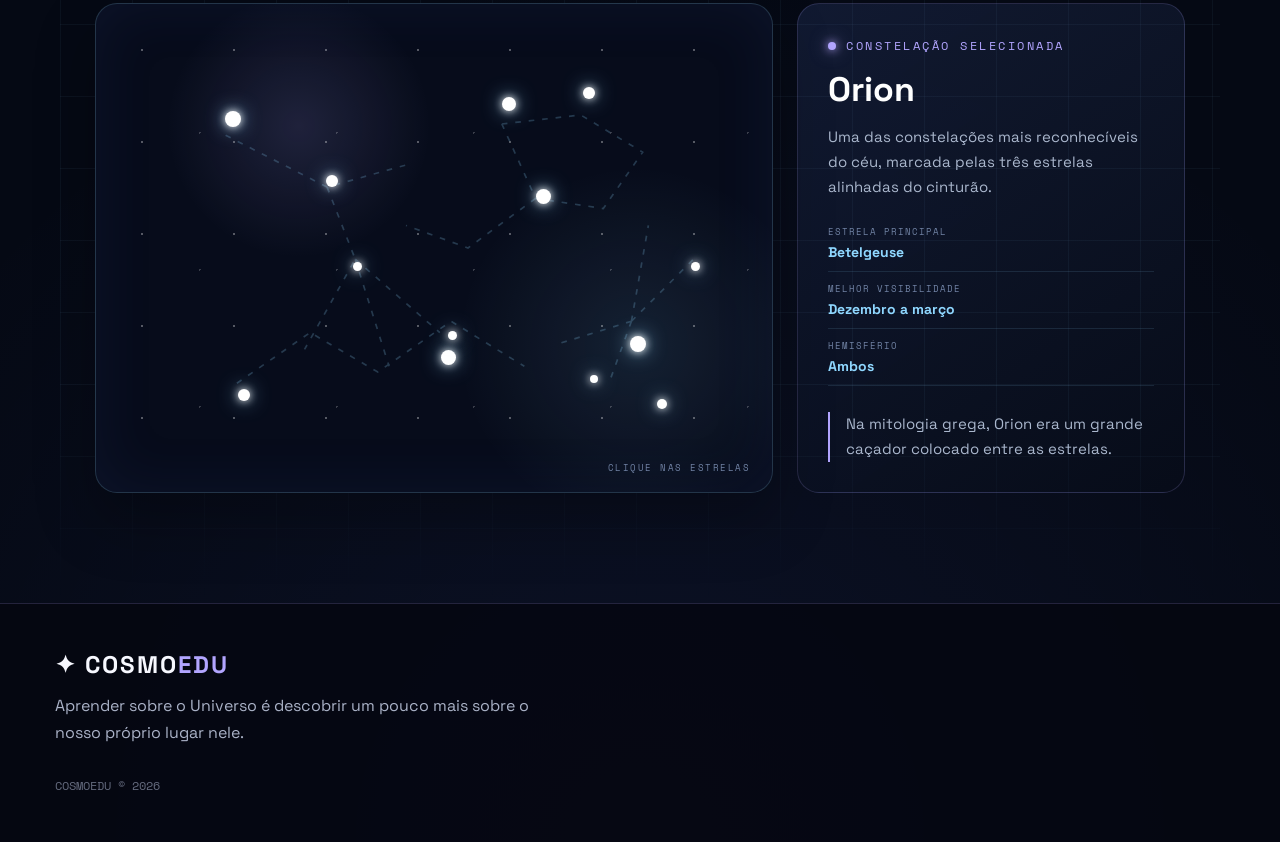
<file: universo.html>
<!DOCTYPE html>

<html lang="pt-BR">

<head>
    <meta charset="UTF-8">
    <meta name="viewport" content="width=device-width, initial-scale=1.0">

    

<title>Universo | CosmoEdu</title>

<link rel="preconnect" href="https://fonts.googleapis.com">
<link rel="preconnect" href="https://fonts.gstatic.com" crossorigin>

<link
    href="https://fonts.googleapis.com/css2?family=Space+Grotesk:wght@300..700&family=Space+Mono:ital,wght@0,400;0,700;1,400&display=swap"
    rel="stylesheet"
>

<link rel="stylesheet" href="css/universo.css">
<link rel="stylesheet" href="css/responsivo.css">


</head>

<body>


<header>
    <a class="logo" href="index.html">
        ✦ COSMO<span>EDU</span>
    </a>

    <nav>
        <a href="index.html">Início</a>
        <a href="sistema-solar.html">Sistema Solar</a>
        <a class="active" href="universo.html">Universo</a>
        <a href="exploracao.html">Exploração</a>
        <a href="filmes.html">Filmes</a>
        <a href="noticias.html">Notícias</a>
        <a href="jogo.html">Jogo</a>
    </nav>
</header>

<main>

    <section class="universo" id="universo">

        <div class="hero-universo">
            <div class="titulo">
                <p class="azul">02 / ALÉM DOS PLANETAS</p>

                <h2>
                    O Universo<br>
                    é muito maior.
                </h2>
            </div>

            <div class="descricao-universo">
                <p>
                    O espaço contém bilhões de estrelas, galáxias, nebulosas e mistérios que ainda não entendemos por completo.
                    Cada nova descoberta nos lembra que o cosmos é enorme, dinâmico e fascinante.
                </p>
            </div>

            <div class="estatisticas">
                <div>
                    <strong>~2 trilhões</strong>
                    <span>galáxias observáveis</span>
                </div>
                <div>
                    <strong>13,8 bi</strong>
                    <span>anos de idade</span>
                </div>
                <div>
                    <strong>93 bilhões</strong>
                    <span>anos-luz de alcance</span>
                </div>
            </div>
        </div>

        <div class="painel-universo">
            <div class="painel-destaque">
                <div class="anel-orbita">
                    <span class="orbita orbita-1"></span>
                    <span class="orbita orbita-2"></span>
                    <span class="orbita orbita-3"></span>
                    <span class="sol-central"></span>
                </div>

                <div class="texto-destaque">
                    <p class="azul mini">Mapa cósmico</p>
                    <h3>O cosmos em escala</h3>
                    <p>
                        Entre estrelas, poeira e matéria escura, o Universo nos mostra que a exploração do espaço é uma jornada sem fim.
                    </p>
                </div>
            </div>

            <div class="universo-cards">

                <div class="card">
                    <div class="icone">✦</div>
                    <h3>Estrelas</h3>
                    <p>
                        Grandes esferas de gás extremamente quente que produzem energia e luz.
                    </p>
                </div>

                <div class="card">
                    <div class="icone">◎</div>
                    <h3>Galáxias</h3>
                    <p>
                        Grandes conjuntos de estrelas, planetas, gases e poeira unidos pela gravidade.
                    </p>
                </div>

                <div class="card">
                    <div class="icone">◉</div>
                    <h3>Exoplanetas</h3>
                    <p>
                        Planetas que orbitam estrelas diferentes do nosso Sol.
                    </p>
                </div>

                <div class="card">
                    <div class="icone">✧</div>
                    <h3>Nebulosas</h3>
                    <p>
                        Grandes nuvens de gás e poeira encontradas no espaço.
                    </p>
                </div>

                <div class="card">
                    <div class="icone">◌</div>
                    <h3>Buracos negros</h3>
                    <p>
                        Regiões do espaço com uma gravidade extremamente forte.
                    </p>
                </div>

                <div class="card">
                    <div class="icone">☄</div>
                    <h3>Cometas</h3>
                    <p>
                        Corpos formados principalmente por gelo, poeira e rochas.
                    </p>
                </div>

            </div>
        </div>

        <section class="constelacoes" aria-labelledby="titulo-constelacoes">
            <div class="constelacoes-cabecalho">
                <p class="azul">03 / MAPA DO CÉU</p>
                <h2 id="titulo-constelacoes">Encontre uma constelação.</h2>
                <p>Selecione um desenho no céu para descobrir suas estrelas e a história por trás dele.</p>
            </div>

            <div class="constelacoes-layout">
                <div class="ceu-interativo" id="ceu-interativo" aria-label="Mapa interativo de constelações">
                    <svg class="linhas-constelacao" viewBox="0 0 600 360" aria-hidden="true">
                        <path data-constelacao-linha="orion" d="M115 80 L205 126 L280 105 M205 126 L230 190 L185 270 M230 190 L305 255 M230 190 L260 285" />
                        <path data-constelacao-linha="ursa" d="M360 70 L430 62 L485 95 L450 145 L390 136 L360 70 M390 136 L330 180 L275 160" />
                        <path data-constelacao-linha="cassiopeia" d="M125 300 L190 255 L250 290 L315 245 L380 285" />
                        <path data-constelacao-linha="cruzeiro" d="M475 245 L530 190 M475 245 L455 300 M475 245 L410 265 M475 245 L490 160" />
                    </svg>
                    <button class="estrela estrela-orion-1" data-constelacao="orion" aria-label="Orion, estrela Betelgeuse"></button>
                    <button class="estrela estrela-orion-2" data-constelacao="orion" aria-label="Orion, estrela Bellatrix"></button>
                    <button class="estrela estrela-orion-3" data-constelacao="orion" aria-label="Orion, cinturão"></button>
                    <button class="estrela estrela-orion-4" data-constelacao="orion" aria-label="Orion, Rigel"></button>
                    <button class="estrela estrela-ursa-1" data-constelacao="ursa" aria-label="Ursa Maior, estrela Dubhe"></button>
                    <button class="estrela estrela-ursa-2" data-constelacao="ursa" aria-label="Ursa Maior, estrela Merak"></button>
                    <button class="estrela estrela-ursa-3" data-constelacao="ursa" aria-label="Ursa Maior, estrela Alioth"></button>
                    <button class="estrela estrela-cassiopeia-1" data-constelacao="cassiopeia" aria-label="Cassiopeia"></button>
                    <button class="estrela estrela-cassiopeia-2" data-constelacao="cassiopeia" aria-label="Cassiopeia"></button>
                    <button class="estrela estrela-cruzeiro-1" data-constelacao="cruzeiro" aria-label="Cruzeiro do Sul"></button>
                    <button class="estrela estrela-cruzeiro-2" data-constelacao="cruzeiro" aria-label="Cruzeiro do Sul"></button>
                    <button class="estrela estrela-cruzeiro-3" data-constelacao="cruzeiro" aria-label="Cruzeiro do Sul"></button>
                    <button class="estrela estrela-cruzeiro-4" data-constelacao="cruzeiro" aria-label="Cruzeiro do Sul"></button>
                    <div class="legenda-ceu">CLIQUE NAS ESTRELAS</div>
                </div>

                <div class="constelacao-info" id="constelacao-info" aria-live="polite">
                    <p class="azul">CONSTELAÇÃO SELECIONADA</p>
                    <h3>Orion</h3>
                    <p class="constelacao-resumo">Uma das constelações mais reconhecíveis do céu, marcada pelas três estrelas alinhadas do cinturão.</p>
                    <div class="constelacao-dados">
                        <div><span>ESTRELA PRINCIPAL</span><strong>Betelgeuse</strong></div>
                        <div><span>MELHOR VISIBILIDADE</span><strong>Dezembro a março</strong></div>
                        <div><span>HEMISFÉRIO</span><strong>Ambos</strong></div>
                    </div>
                    <p class="constelacao-mito">Na mitologia grega, Orion era um grande caçador colocado entre as estrelas.</p>
                </div>
            </div>
        </section>

    </section>

</main>

<footer>

    <div class="logo">
        ✦ COSMO<span>EDU</span>
    </div>

    <p>
        Aprender sobre o Universo é descobrir um pouco mais
        sobre o nosso próprio lugar nele.
    </p>

    <p class="rodape">
        COSMOEDU © 2026
    </p>

    

</footer>


<script src="JavaScript/universo.js"></script>
<script src="JavaScript/interacoes.js"></script>

</body>
</html>
</file>
<file: css/index.css>
@import url('https://fonts.googleapis.com/css2?family=Space+Grotesk:wght@300;400;500;600;700&family=Space+Mono:wght@400;700&display=swap');

:root {
    --bg: #03050b;
    --bg2: #070a14;
    --card: rgba(13, 17, 31, 0.72);

    --text: #f7f8ff;
    --muted: #8e97ad;

    --blue: #9da9ff;
    --blue-light: #c9ceff;
    --cyan: #83e7ff;

    --line: rgba(157, 169, 255, 0.14);
    --line-strong: rgba(157, 169, 255, 0.30);

    --glow: rgba(125, 140, 255, 0.20);
}

/* ============================================================
   RESET
============================================================ */

* {
    margin: 0;
    padding: 0;
    box-sizing: border-box;
}

html {
    scroll-behavior: smooth;
}

body {
    min-width: 0;

    color: var(--text);

    font-family: "Space Grotesk", Arial, sans-serif;

    background:
        radial-gradient(
            circle at 50% -10%,
            rgba(115, 130, 255, 0.15),
            transparent 30%
        ),
        radial-gradient(
            circle at 90% 35%,
            rgba(83, 210, 255, 0.07),
            transparent 25%
        ),
        radial-gradient(
            circle at 10% 70%,
            rgba(120, 100, 255, 0.07),
            transparent 25%
        ),
        var(--bg);

    overflow-x: hidden;
}

.faixa-professor {
    display: none;
    position: fixed;
    top: 0;
    left: 50%;
    z-index: 1200;
    align-items: center;
    gap: 18px;
    padding: 9px 14px;
    border: 1px solid rgba(175, 255, 231, 0.45);
    border-top: 0;
    border-radius: 0 0 10px 10px;
    background: rgba(4, 29, 30, 0.96);
    color: #afffe7;
    box-shadow: 0 8px 30px rgba(91, 235, 196, 0.18);
    transform: translateX(-50%);
    font-family: "Space Mono", monospace;
    font-size: 10px;
    letter-spacing: 1px;
}

.faixa-professor small { color: #b9d8ce; font-family: "Space Grotesk", sans-serif; letter-spacing: 0; }
.faixa-professor button { padding: 4px 8px; border: 1px solid rgba(175, 255, 231, 0.45); border-radius: 5px; background: transparent; color: #afffe7; font: inherit; cursor: pointer; }
.faixa-professor button:hover { background: #afffe7; color: #06201d; }

/* ============================================================
   ATMOSFERA ESPACIAL
============================================================ */

body::before {
    content: "";

    position: fixed;

    inset: 0;

    z-index: -2;

    pointer-events: none;

    background-image:
        radial-gradient(circle, rgba(255,255,255,0.75) 1px, transparent 1px),
        radial-gradient(circle, rgba(157,169,255,0.45) 1px, transparent 1px),
        radial-gradient(circle, rgba(131,231,255,0.30) 1px, transparent 1px);

    background-size:
        120px 120px,
        190px 190px,
        270px 270px;

    background-position:
        0 0,
        40px 80px,
        100px 20px;

    opacity: 0.22;
}

body::after {
    content: "";

    position: fixed;

    width: 700px;
    height: 700px;

    left: 50%;
    top: 50%;

    transform: translate(-50%, -50%);

    background: rgba(92, 110, 255, 0.035);

    filter: blur(120px);

    border-radius: 50%;

    z-index: -1;

    pointer-events: none;
}

/* ============================================================
   ELEMENTOS GERAIS
============================================================ */

a {
    text-decoration: none;
    color: inherit;
}

p {
    color: var(--muted);

    font-size: 16px;

    line-height: 1.8;
}

h1,
h2,
h3 {
    color: var(--text);
}

::selection {
    background: var(--blue);
    color: #02030a;
}

.azul {
    display: inline-flex;

    align-items: center;

    gap: 10px;

    color: var(--blue);

    font-family: "Space Mono", monospace;

    font-size: 11px;

    letter-spacing: 3px;

    text-transform: uppercase;
}

.azul::before {
    content: "";

    width: 6px;
    height: 6px;

    border-radius: 50%;

    background: var(--blue);

    box-shadow:
        0 0 8px var(--blue),
        0 0 20px rgba(157,169,255,0.7);
}

/* ============================================================
   HEADER
============================================================ */

header {
    height: 82px;

    padding: 0 55px;

    display: flex;

    align-items: center;

    justify-content: space-between;

    position: sticky;

    top: 0;

    z-index: 999;

    background: rgba(3, 5, 11, 0.70);

    border-bottom: 1px solid var(--line);

    backdrop-filter: blur(20px);

    -webkit-backdrop-filter: blur(20px);
}

/* linha técnica */

header::before {
    content: "";

    position: absolute;

    left: 55px;
    right: 55px;

    bottom: -1px;

    height: 1px;

    background:
        linear-gradient(
            90deg,
            transparent,
            rgba(157,169,255,0.5),
            transparent
        );

    opacity: 0.6;
}

/* indicador */

header::after {
    content: "";

    position: absolute;

    left: 55px;

    bottom: -2px;

    width: 80px;

    height: 2px;

    background: var(--blue);

    box-shadow:
        0 0 10px var(--blue),
        0 0 25px rgba(157,169,255,0.7);
}

/* ============================================================
   LOGO
============================================================ */

.logo {
    display: flex;

    align-items: center;

    gap: 10px;

    font-size: 23px;

    font-weight: 700;

    letter-spacing: 0.5px;

    transition: 0.3s;
}

.logo::before {
    content: "";

    width: 8px;
    height: 8px;

    border-radius: 50%;

    background: var(--blue);

    box-shadow:
        0 0 8px var(--blue),
        0 0 20px rgba(157,169,255,0.8);

    animation: pulse 2.5s infinite;
}

.logo span {
    color: var(--blue);

    text-shadow:
        0 0 18px rgba(157,169,255,0.45);
}

.logo:hover {
    transform: translateY(-2px);
}

/* ============================================================
   NAV
============================================================ */

nav {
    display: flex;

    align-items: center;

    gap: 34px;
}

nav a {
    position: relative;

    padding: 12px 0;

    color: #8e97ad;

    font-size: 14px;

    font-weight: 500;

    transition: 0.3s;
}

nav a::before {
    content: "";

    position: absolute;

    left: 50%;

    bottom: 2px;

    width: 0;

    height: 2px;

    transform: translateX(-50%);

    background: var(--blue);

    box-shadow:
        0 0 10px var(--blue);

    transition: 0.35s;
}

nav a:hover {
    color: white;
}

nav a:hover::before {
    width: 100%;
}

nav a.active {
    color: white;
}

nav a.active::before {
    width: 100%;
}

/* ============================================================
   MAIN
============================================================ */

main {
    width: 1160px;

    margin: auto;
}

/* ============================================================
   HERO
============================================================ */

.inicio {
    min-height: 750px;

    padding: 90px 35px;

    display: flex;

    align-items: center;

    justify-content: space-between;

    position: relative;

    border-bottom: 1px solid var(--line);

    overflow: hidden;
}

/* grid */

.inicio::before {
    content: "";

    position: absolute;

    inset: 0;

    background-image:
        linear-gradient(
            rgba(157,169,255,0.055) 1px,
            transparent 1px
        ),
        linear-gradient(
            90deg,
            rgba(157,169,255,0.055) 1px,
            transparent 1px
        );

    background-size: 75px 75px;

    mask-image:
        linear-gradient(
            to bottom,
            black,
            transparent 85%
        );

    opacity: 0.55;

    pointer-events: none;
}

/* luz */

.inicio::after {
    content: "";

    position: absolute;

    width: 500px;
    height: 500px;

    left: -200px;
    top: 80px;

    border-radius: 50%;

    background: rgba(90,110,255,0.10);

    filter: blur(100px);

    pointer-events: none;
}

/* ============================================================
   HERO TEXTO
============================================================ */

.inicio-texto {
    width: 56%;

    position: relative;

    z-index: 2;
}

.inicio h1 {
    margin: 25px 0;

    max-width: 700px;

    font-size: 74px;

    line-height: 0.94;

    letter-spacing: -4px;
}

.inicio h1 span {
    color: var(--blue);

    text-shadow:
        0 0 25px rgba(157,169,255,0.30),
        0 0 60px rgba(157,169,255,0.10);
}

.inicio-texto > p:not(.azul) {
    max-width: 570px;

    color: #9ba4ba;

    font-size: 18px;
}

/* ============================================================
   BOTÃO
============================================================ */

.botao {
    display: inline-flex;

    align-items: center;

    gap: 15px;

    margin-top: 38px;

    padding: 16px 27px;

    position: relative;

    overflow: hidden;

    color: #05060c;

    background: var(--blue);

    border: 1px solid #d7daff;

    font-size: 14px;

    font-weight: 700;

    box-shadow:
        0 0 25px rgba(157,169,255,0.13);

    transition: 0.35s;
}

.botao::after {
    content: "→";

    font-size: 18px;

    transition: 0.3s;
}

.botao:hover {
    color: #05060c;

    background: #ffffff;

    transform: translateY(-5px);

    box-shadow:
        0 15px 45px rgba(157,169,255,0.18),
        0 0 40px rgba(157,169,255,0.12);
}

.botao:hover::after {
    transform: translateX(6px);
}

/* ============================================================
   HERO IMAGEM
============================================================ */

.inicio-imagem {
    width: 440px;
    height: 440px;

    display: flex;

    align-items: center;
    justify-content: center;

    position: relative;

    z-index: 2;
    cursor: pointer;
}

/* anel externo */

.inicio-imagem::before {
    content: "";

    position: absolute;

    width: 420px;
    height: 420px;

    border-radius: 50%;

    border: 1px solid rgba(157,169,255,0.24);

    box-shadow:
        0 0 50px rgba(100,120,255,0.08),
        inset 0 0 50px rgba(100,120,255,0.04);

    animation: rotate 14s linear infinite;
}

/* círculo de energia */

.inicio-imagem::after {
    content: "";

    position: absolute;

    width: 330px;
    height: 330px;

    border-radius: 50%;

    background:
        radial-gradient(
            circle,
            rgba(100,120,255,0.16),
            transparent 65%
        );

    filter: blur(20px);

    animation: breathe 5s ease-in-out infinite;
}

/* imagem */

.cena-espacial {
    width: 100%;
    height: 100%;
    position: relative;
    isolation: isolate;
    transform: translate(var(--mouse-x, 0px), var(--mouse-y, 0px));
    transition: transform 0.7s cubic-bezier(0.2, 0.8, 0.2, 1);
}

.cena-espacial::before {
    content: "";
    position: absolute;
    inset: 52px;
    z-index: -1;
    border-radius: 50%;
    background: radial-gradient(circle at 35% 30%, rgba(87, 220, 255, 0.24), transparent 30%), #071124;
    box-shadow: 0 0 70px rgba(76, 144, 255, 0.25), inset 0 0 45px rgba(10, 15, 48, 0.8);
    animation: planetaRespira 6s ease-in-out infinite;
}

.cena-espacial::after {
    content: "MISSION // COSMO-01";
    position: absolute;
    left: 16px;
    top: 40px;
    color: rgba(201, 206, 255, 0.62);
    font-family: "Space Mono", monospace;
    font-size: 9px;
    letter-spacing: 2px;
    writing-mode: vertical-rl;
}

.estrela-cena {
    width: 4px;
    height: 4px;
    position: absolute;
    z-index: 1;
    border-radius: 50%;
    background: #ffffff;
    box-shadow: 0 0 7px #ffffff, 0 0 16px var(--cyan);
    animation: pisca 3s ease-in-out infinite;
}

.estrela-cena-1 { left: 15%; top: 28%; }
.estrela-cena-2 { left: 82%; top: 24%; width: 6px; height: 6px; animation-delay: -1s; }
.estrela-cena-3 { left: 77%; top: 76%; animation-delay: -2s; }
.estrela-cena-4 { left: 24%; top: 78%; width: 3px; height: 3px; animation-delay: -1.5s; }

.planeta-lua {
    width: 58px;
    height: 58px;
    position: absolute;
    right: 48px;
    top: 106px;
    border-radius: 50%;
    background: radial-gradient(circle at 35% 30%, #e8f1ff, #8498ba 62%, #263653);
    box-shadow: 0 0 25px rgba(180, 211, 255, 0.3);
    animation: luaFlutua 7s ease-in-out infinite;
}

.orbita-astronauta {
    width: 340px;
    height: 150px;
    position: absolute;
    left: 50%;
    top: 49%;
    border: 1px solid rgba(131, 231, 255, 0.3);
    border-radius: 50%;
    transform: translate(-50%, -50%) rotate(-24deg);
    box-shadow: 0 0 25px rgba(131, 231, 255, 0.08);
}

.astronauta {
    width: 150px;
    height: 220px;
    position: absolute;
    left: 50%;
    top: 50%;
    z-index: 4;
    transform: translate(-50%, -47%) rotate(-11deg);
    filter: drop-shadow(0 18px 20px rgba(0, 0, 0, 0.45));
    animation: astronautaFlutua 5.5s ease-in-out infinite;
}

.astronauta-capacete {
    width: 73px;
    height: 73px;
    position: absolute;
    z-index: 4;
    left: 38px;
    top: 8px;
    border: 6px solid #e8f1ff;
    border-radius: 46% 46% 43% 43%;
    background: #c4d2e8;
    box-shadow: inset -9px -8px 12px rgba(40, 62, 98, 0.35), 0 0 15px rgba(131, 231, 255, 0.22);
}

.visor {
    display: block;
    width: 51px;
    height: 33px;
    position: absolute;
    top: 14px;
    left: 6px;
    border: 2px solid rgba(198, 245, 255, 0.8);
    border-radius: 45% 45% 50% 50%;
    background: linear-gradient(145deg, #80d8ec, #193b66 64%, #08152e);
    box-shadow: inset 10px 5px 8px rgba(255, 255, 255, 0.28);
}

.astronauta-corpo {
    width: 73px;
    height: 91px;
    position: absolute;
    left: 38px;
    top: 73px;
    z-index: 2;
    border: 5px solid #e8f1ff;
    border-radius: 24px 24px 17px 17px;
    background: linear-gradient(110deg, #ffffff, #afc0d7 58%, #7186a6);
}

.astronauta-mochila {
    width: 31px;
    height: 76px;
    position: absolute;
    left: 26px;
    top: 81px;
    z-index: 1;
    border-radius: 8px 4px 6px 8px;
    background: linear-gradient(90deg, #617491, #b7c8df 55%, #526783);
}

.astronauta-mochila::after {
    content: "";
    width: 8px;
    height: 28px;
    position: absolute;
    left: 11px;
    top: 58px;
    border-radius: 50%;
    background: #73dff2;
    box-shadow: 0 0 12px #73dff2;
}

.astronauta-braco,
.astronauta-perna {
    position: absolute;
    z-index: 1;
    border: 5px solid #e8f1ff;
    background: #a8bad3;
}

.astronauta-braco { width: 25px; height: 73px; top: 78px; border-radius: 16px; }
.astronauta-braco-esquerdo { left: 19px; transform: rotate(28deg); }
.astronauta-braco-direito { right: 17px; transform: rotate(-34deg); }
.astronauta-perna { width: 29px; height: 73px; top: 151px; border-radius: 12px; }
.astronauta-perna-esquerda { left: 41px; transform: rotate(9deg); }
.astronauta-perna-direita { left: 78px; transform: rotate(-15deg); }

.astronauta-cabo {
    width: 100px;
    height: 72px;
    position: absolute;
    z-index: -1;
    left: 76px;
    top: 88px;
    border: 2px solid rgba(131, 231, 255, 0.5);
    border-left: 0;
    border-bottom: 0;
    border-radius: 0 70px 0 0;
}

.coordenadas {
    position: absolute;
    right: 14px;
    bottom: 35px;
    color: rgba(131, 231, 255, 0.72);
    font-family: "Space Mono", monospace;
    font-size: 8px;
    line-height: 1.7;
    letter-spacing: 1px;
    text-align: right;
}

.cena-espacial.impulso-ativo .astronauta {
    animation: astronautaImpulso 1.2s cubic-bezier(0.2, 0.8, 0.2, 1) both;
}

.cena-espacial.impulso-ativo .astronauta-mochila::after {
    height: 48px;
    box-shadow: 0 0 14px #73dff2, 0 14px 22px rgba(115, 223, 242, 0.8);
}

.cena-espacial.impulso-ativo .orbita-astronauta {
    border-color: rgba(131, 231, 255, 0.8);
    box-shadow: 0 0 32px rgba(131, 231, 255, 0.28);
}

/* ============================================================
   DECORAÇÕES DA HERO
============================================================ */

.inicio-imagem .orbita {
    position: absolute;

    width: 470px;
    height: 470px;

    border-radius: 50%;

    border: 1px dashed rgba(157,169,255,0.12);

    animation: rotateReverse 20s linear infinite;
}

/* ============================================================
   SEÇÕES
============================================================ */

.page-section {
    padding: 115px 35px;

    position: relative;

    border-bottom: 1px solid var(--line);
}

.page-section::before {
    content: "";

    position: absolute;

    top: 0;
    left: 35px;

    width: 90px;
    height: 1px;

    background: var(--blue);

    box-shadow:
        0 0 15px rgba(157,169,255,0.5);
}

/* número decorativo */

.page-section::after {
    content: "COSMOS / 01";

    position: absolute;

    right: 35px;
    top: 32px;

    color: rgba(157,169,255,0.28);

    font-family: "Space Mono", monospace;

    font-size: 10px;

    letter-spacing: 2px;
}

/* ============================================================
   INTRODUÇÃO
============================================================ */

.introducao {
    display: flex;

    align-items: center;

    justify-content: space-between;

    gap: 90px;
}

.introducao > div {
    width: 46%;
}

.introducao h2 {
    margin-top: 20px;

    font-size: 53px;

    line-height: 0.96;

    letter-spacing: -2.5px;
}

.introducao .texto {
    padding: 32px 0 32px 42px;

    position: relative;

    border-left: 1px solid var(--line-strong);

    background:
        linear-gradient(
            90deg,
            rgba(157,169,255,0.025),
            transparent
        );
}

.introducao .texto::before {
    content: "";

    position: absolute;

    left: -1px;

    top: 0;

    width: 2px;

    height: 80px;

    background: var(--blue);

    box-shadow:
        0 0 15px var(--blue);
}

.introducao .texto p + p {
    margin-top: 22px;
}

/* ============================================================
   CURIOSIDADES
============================================================ */

.curiosidades {
    padding: 115px 35px;

    display: flex;

    gap: 80px;

    position: relative;
}

.curiosidades .titulo {
    width: 35%;
}

.titulo h2 {
    margin-top: 20px;

    font-size: 53px;

    line-height: 0.96;

    letter-spacing: -2.5px;
}

.lista {
    width: 65%;
}

/* ============================================================
   CARDS
============================================================ */

.curiosidade {
    display: flex;

    gap: 25px;

    padding: 27px 25px;

    position: relative;

    background:
        linear-gradient(
            120deg,
            rgba(255,255,255,0.025),
            transparent 70%
        );

    border: 1px solid transparent;

    border-bottom-color: var(--line);

    transition: 0.4s;

    overflow: hidden;
}

.curiosidade::before {
    content: "";

    position: absolute;

    left: 0;
    top: 0;

    width: 0;
    height: 100%;

    background: var(--blue);

    box-shadow:
        0 0 20px rgba(157,169,255,0.8);

    transition: 0.4s;
}

.curiosidade::after {
    content: "↗";

    position: absolute;

    right: 22px;
    top: 20px;

    color: rgba(157,169,255,0.25);

    font-size: 16px;

    transition: 0.3s;
}

.curiosidade:hover {
    background:
        linear-gradient(
            120deg,
            rgba(157,169,255,0.09),
            rgba(157,169,255,0.015)
        );

    border-color: rgba(157,169,255,0.15);

    transform: translateX(8px);

    box-shadow:
        -20px 0 50px rgba(90,110,255,0.04);
}

.curiosidade:hover::before {
    width: 2px;
}

.curiosidade:hover::after {
    color: var(--blue);

    transform: translate(3px, -3px);
}

.numero {
    min-width: 30px;

    padding-top: 3px;

    color: var(--blue);

    font-family: "Space Mono", monospace;

    font-size: 12px;

    text-shadow:
        0 0 10px rgba(157,169,255,0.4);
}

.curiosidade h3 {
    margin-bottom: 8px;

    font-size: 19px;

    transition: 0.3s;
}

.curiosidade:hover h3 {
    color: var(--blue-light);
}

.curiosidade p {
    font-size: 15px;
}

.laboratorio {
    padding: 120px 35px 130px;
    position: relative;
    border-bottom: 1px solid var(--line);
    background: radial-gradient(circle at 90% 20%, rgba(131, 231, 255, 0.06), transparent 30%);
}

.laboratorio-cabecalho { max-width: 620px; margin-bottom: 28px; }
.laboratorio-cabecalho h2 { margin: 18px 0; font-size: clamp(42px, 5vw, 66px); line-height: 0.95; letter-spacing: -3px; }
.laboratorio-cabecalho h2 span { color: var(--cyan); text-shadow: 0 0 30px rgba(131, 231, 255, 0.28); }
.laboratorio-cabecalho > p:last-child { max-width: 570px; }
.lab-busca { display: flex; align-items: center; gap: 12px; margin: 0 0 26px; padding: 14px 17px; border: 1px solid var(--line-strong); border-radius: 12px; background: rgba(11, 16, 31, 0.8); box-shadow: 0 18px 50px rgba(0, 0, 0, 0.16); }
.lab-busca span:first-child { color: var(--cyan); font-size: 24px; }
.lab-busca input { min-width: 0; flex: 1; border: 0; outline: 0; background: transparent; color: white; font: inherit; }
.lab-busca input::placeholder { color: #65718c; }
.lab-busca span:last-child { color: #687894; font-family: "Space Mono", monospace; font-size: 9px; letter-spacing: 1px; }
.lab-grid { display: grid; grid-template-columns: repeat(3, minmax(0, 1fr)); gap: 16px; }
.lab-card { min-height: 265px; padding: 24px; position: relative; overflow: hidden; border: 1px solid var(--line); border-radius: 18px; background: linear-gradient(145deg, rgba(17, 25, 47, 0.9), rgba(7, 11, 23, 0.96)); transition: 0.35s ease; }
.lab-card:hover { transform: translateY(-7px); border-color: rgba(131, 231, 255, 0.48); box-shadow: 0 24px 55px rgba(0, 0, 0, 0.28), 0 0 28px rgba(131, 231, 255, 0.06); }
.lab-card::after { content: ""; width: 130px; height: 130px; position: absolute; right: -60px; bottom: -60px; border-radius: 50%; background: rgba(131, 231, 255, 0.08); filter: blur(20px); pointer-events: none; }
.lab-card-topo { display: flex; align-items: center; justify-content: space-between; margin-bottom: 22px; }
.lab-icon { display: grid; width: 38px; height: 38px; place-items: center; border: 1px solid rgba(131, 231, 255, 0.3); border-radius: 10px; color: var(--cyan); font-size: 20px; }
.lab-tag { color: #7584a1; font-family: "Space Mono", monospace; font-size: 9px; letter-spacing: 1.5px; }
.lab-card h3 { margin-bottom: 8px; font-size: 23px; }
.lab-card > p { font-size: 14px; line-height: 1.55; }
.peso-controles { display: grid; grid-template-columns: 1fr 1fr; gap: 9px; margin-top: 21px; }
.peso-controles label { display: grid; gap: 6px; color: #8391ac; font-size: 10px; }
.peso-controles input, .peso-controles select { width: 100%; padding: 9px; border: 1px solid rgba(157, 169, 255, 0.22); border-radius: 7px; outline: 0; background: #080e1d; color: white; font: inherit; font-size: 12px; }
.peso-resultado { display: flex; align-items: baseline; gap: 8px; margin-top: 18px; }
.peso-resultado strong { color: var(--cyan); font-size: 24px; }
.peso-resultado span { color: #8e97ad; font-size: 12px; }
.conquista-medalhas { display: flex; gap: 10px; margin: 24px 0 15px; }
.medalha { display: grid; width: 38px; height: 38px; place-items: center; border: 1px solid rgba(157, 169, 255, 0.17); border-radius: 50%; color: #52617c; background: rgba(255, 255, 255, 0.025); }
.medalha.liberada { color: #ffe08b; border-color: rgba(255, 224, 139, 0.55); box-shadow: 0 0 20px rgba(255, 224, 139, 0.16); }
.conquista-contador { color: var(--cyan); font-family: "Space Mono", monospace; font-size: 10px; letter-spacing: 1px; }
.lua-visual { width: 86px; height: 86px; position: relative; margin: 20px auto 13px; overflow: hidden; border-radius: 50%; background: radial-gradient(circle at 35% 28%, #f4fbff, #a4b5ca 63%, #53647d); box-shadow: 0 0 28px rgba(199, 224, 255, 0.35), inset -12px -8px 17px rgba(30, 44, 70, 0.45); transition: 0.5s; }
.lua-cratera { position: absolute; border-radius: 50%; background: rgba(55, 72, 96, 0.2); box-shadow: inset 2px 2px 4px rgba(25, 42, 67, 0.25); }
.lua-cratera-1 { width: 15px; height: 15px; left: 23px; top: 25px; } .lua-cratera-2 { width: 9px; height: 9px; left: 56px; top: 49px; } .lua-cratera-3 { width: 6px; height: 6px; left: 35px; top: 64px; }
.lua-controle { display: flex; justify-content: center; gap: 8px; margin-bottom: 11px; }
.lua-controle button { padding: 2px 5px; border: 0; background: transparent; color: #8b9bb6; font-size: 18px; cursor: pointer; }
.lua-controle button:hover { color: var(--cyan); transform: scale(1.2); }
.lab-lua > strong { display: block; color: var(--cyan); font-family: "Space Mono", monospace; font-size: 10px; text-align: center; letter-spacing: 1px; }
.evento-celeste { display: flex; gap: 13px; align-items: center; padding: 10px 0; border-bottom: 1px solid rgba(157, 169, 255, 0.1); }
.evento-celeste strong { min-width: 45px; color: var(--cyan); font-family: "Space Mono", monospace; font-size: 10px; }
.evento-celeste span { color: #aab5c9; font-size: 12px; }
.missao-seletor { display: flex; flex-wrap: wrap; gap: 6px; margin: 18px 0 13px; }
.missao-seletor button { padding: 7px 9px; border: 1px solid rgba(157, 169, 255, 0.18); border-radius: 6px; background: transparent; color: #8896af; font: inherit; font-size: 10px; cursor: pointer; }
.missao-seletor button.ativo, .missao-seletor button:hover { border-color: var(--cyan); color: var(--cyan); background: rgba(131, 231, 255, 0.08); }
.missao-ano { display: block; margin-top: 16px; color: #7183a1; font-family: "Space Mono", monospace; font-size: 9px; letter-spacing: 1px; }
.lab-galeria { display: grid; grid-template-columns: 0.6fr 1.4fr; gap: 24px; align-items: center; margin-top: 18px; padding: 27px; border: 1px solid var(--line); border-radius: 18px; background: rgba(8, 13, 27, 0.7); }
.lab-galeria h3 { margin-top: 10px; font-size: 25px; }
.galeria-imagens { display: grid; grid-template-columns: repeat(4, 1fr); gap: 9px; }
.galeria-imagens img { width: 100%; height: 130px; object-fit: cover; border-radius: 8px; filter: saturate(0.8); transition: 0.4s; }
.galeria-imagens img:hover { filter: saturate(1.2); transform: translateY(-5px) scale(1.03); }
.modo-professor { display: block; margin: 20px auto 0; padding: 10px 14px; border: 1px solid rgba(157, 169, 255, 0.22); border-radius: 7px; background: transparent; color: #9ba7c0; font: inherit; font-size: 11px; cursor: pointer; }
.modo-professor:hover, body.modo-professor-ativo .modo-professor { border-color: var(--cyan); color: var(--cyan); }
body.modo-professor-ativo { --blue: #79e4bd; --cyan: #afffe7; }
body.modo-professor-ativo .faixa-professor { display: flex; animation: faixaEntra 0.45s ease both; }
body.modo-professor-ativo .laboratorio { border: 2px solid rgba(175, 255, 231, 0.48); box-shadow: 0 0 55px rgba(91, 235, 196, 0.1); }
body.modo-professor-ativo .laboratorio-cabecalho::after { content: "APRESENTAÇÃO GUIADA"; display: inline-block; margin-top: 14px; padding: 6px 9px; border: 1px solid rgba(175, 255, 231, 0.35); border-radius: 5px; color: #afffe7; font-family: "Space Mono", monospace; font-size: 9px; letter-spacing: 1.5px; }
body.modo-professor-ativo .laboratorio::before { content: "GUIA DO PROFESSOR // MODO DE APRESENTAÇÃO ATIVO"; display: block; margin-bottom: 16px; color: var(--cyan); font-family: "Space Mono", monospace; font-size: 10px; letter-spacing: 1.5px; }
body.busca-sem-resultado .lab-card, body.busca-sem-resultado .lab-galeria { opacity: 0.2; }

@keyframes faixaEntra { from { opacity: 0; transform: translate(-50%, -100%); } to { opacity: 1; transform: translate(-50%, 0); } }

/* ============================================================
   FOOTER
============================================================ */

footer {
    padding: 90px 20px;

    position: relative;

    text-align: center;

    background:
        radial-gradient(
            circle at center,
            rgba(100,120,255,0.09),
            transparent 45%
        ),
        #02040a;

    border-top: 1px solid var(--line);
}

footer::before {
    content: "";

    position: absolute;

    left: 50%;
    top: -1px;

    width: 140px;
    height: 2px;

    transform: translateX(-50%);

    background: var(--blue);

    box-shadow:
        0 0 15px var(--blue),
        0 0 35px rgba(157,169,255,0.5);
}

footer p {
    max-width: 520px;

    margin: 18px auto;

    font-size: 15px;
}

.rodape {
    color: #626b80;

    font-family: "Space Mono", monospace;

    font-size: 10px;

    letter-spacing: 2px;
}

/* ============================================================
   SCROLLBAR
============================================================ */

::-webkit-scrollbar {
    width: 8px;
}

::-webkit-scrollbar-track {
    background: #02040a;
}

::-webkit-scrollbar-thumb {
    background: #242b46;

    border-radius: 20px;

    border: 2px solid #02040a;
}

::-webkit-scrollbar-thumb:hover {
    background: var(--blue);
}

/* ============================================================
   ANIMAÇÕES
============================================================ */

@keyframes pulse {
    0% {
        opacity: 1;
        box-shadow:
            0 0 8px var(--blue),
            0 0 20px rgba(157,169,255,0.8);
    }

    50% {
        opacity: 0.5;
        box-shadow:
            0 0 15px var(--blue),
            0 0 35px rgba(157,169,255,0.5);
    }

    100% {
        opacity: 1;
        box-shadow:
            0 0 8px var(--blue),
            0 0 20px rgba(157,169,255,0.8);
    }
}

@keyframes rotate {
    from {
        transform: rotate(0deg);
    }

    to {
        transform: rotate(360deg);
    }
}

@keyframes rotateReverse {
    from {
        transform: rotate(360deg);
    }

    to {
        transform: rotate(0deg);
    }
}

@keyframes breathe {
    0% {
        transform: scale(0.95);
        opacity: 0.6;
    }

    50% {
        transform: scale(1.05);
        opacity: 1;
    }

    100% {
        transform: scale(0.95);
        opacity: 0.6;
    }
}

@keyframes float {
    0% {
        transform: translateY(0);
    }

    50% {
        transform: translateY(-12px);
    }

    100% {
        transform: translateY(0);
    }
}

@keyframes astronautaFlutua {
    0%, 100% { transform: translate(-50%, -47%) rotate(-11deg); }
    50% { transform: translate(-50%, -53%) rotate(-7deg); }
}

@keyframes astronautaImpulso {
    0% { transform: translate(-50%, -47%) rotate(-11deg) scale(1); }
    45% { transform: translate(-50%, -60%) rotate(-2deg) scale(1.05); }
    100% { transform: translate(-50%, -47%) rotate(-11deg) scale(1); }
}

@keyframes planetaRespira {
    0%, 100% { transform: scale(0.98); opacity: 0.8; }
    50% { transform: scale(1.04); opacity: 1; }
}

@keyframes luaFlutua {
    0%, 100% { transform: translate(0, 0); }
    50% { transform: translate(-12px, 10px); }
}

@keyframes pisca {
    0%, 100% { opacity: 0.5; transform: scale(0.8); }
    50% { opacity: 1; transform: scale(1.25); }
}
</file>
<file: css/responsivo.css>
/* Camada compartilhada de responsividade e navegação */

body {
    min-width: 0 !important;
    background:
        radial-gradient(circle at 15% 15%, rgba(143, 215, 255, 0.10), transparent 22%),
        radial-gradient(circle at 85% 30%, rgba(178, 165, 255, 0.12), transparent 24%),
        radial-gradient(circle at 50% 100%, rgba(93, 120, 255, 0.08), transparent 35%),
        #050914 !important;
}

    body {
        opacity: 0;
        transition: opacity 0.32s ease;
    }

    body.pagina-pronta {
        opacity: 1;
    }

    body.saindo {
        opacity: 0;
    }

    .botao-topo-global {
        position: fixed;
        right: 24px;
        bottom: 24px;
        z-index: 900;
        width: 44px;
        height: 44px;
        border: 1px solid rgba(143, 215, 255, 0.45);
        border-radius: 50%;
        background: rgba(7, 14, 29, 0.9);
        color: #8fd7ff;
        font-size: 20px;
        cursor: pointer;
        opacity: 0;
        pointer-events: none;
        transform: translateY(12px);
        transition: 0.3s ease;
        box-shadow: 0 0 20px rgba(143, 215, 255, 0.12);
    }

    .botao-topo-global.visivel {
        opacity: 1;
        pointer-events: auto;
        transform: translateY(0);
    }

    .botao-topo-global:hover {
        background: #8fd7ff;
        color: #06101e;
        box-shadow: 0 0 30px rgba(143, 215, 255, 0.35);
    }

body::before {
    opacity: 0.45 !important;
    filter: drop-shadow(0 0 16px rgba(143, 215, 255, 0.18));
}

body::after {
    width: min(860px, 70vw) !important;
    height: min(860px, 70vw) !important;
    background: radial-gradient(circle, rgba(143, 215, 255, 0.12), rgba(143, 215, 255, 0) 62%) !important;
    filter: blur(90px) !important;
}

main {
    width: min(1160px, calc(100% - 40px)) !important;
    margin-left: auto !important;
    margin-right: auto !important;
}

@media (max-width: 1100px) {
    header {
        padding-left: 24px !important;
        padding-right: 24px !important;
    }

    header nav {
        gap: 16px;
    }

    header nav a {
        font-size: 13px;
    }
}

.jogo {
    width: min(1120px, 100%) !important;
}

body.animacoes-ativas .revelar-item {
    opacity: 0;
    transform: translateY(24px) scale(0.99);
    transition:
        opacity 0.7s ease,
        transform 0.7s cubic-bezier(0.2, 0.75, 0.25, 1);
    transition-delay: var(--atraso-reveal, 0ms);
}

body.animacoes-ativas .revelar-item.revelado {
    opacity: 1;
    transform: translateY(0) scale(1);
}

body.animacoes-ativas .efeito-luz {
    isolation: isolate;
    transform-style: preserve-3d;
    will-change: transform, box-shadow;
}

.efeito-luz {
    transition:
        transform 0.3s ease,
        box-shadow 0.3s ease,
        border-color 0.3s ease,
        filter 0.3s ease;
}

.brilho-superficie {
    position: absolute;
    inset: 0;
    z-index: 0;
    border-radius: inherit;
    background: radial-gradient(
        circle 160px at var(--luz-x, 50%) var(--luz-y, 50%),
        rgba(143, 215, 255, 0.20),
        rgba(143, 215, 255, 0.08) 28%,
        transparent 72%
    );
    opacity: 0;
    pointer-events: none;
    transition: opacity 0.3s ease;
    mix-blend-mode: screen;
}

.efeito-luz > *:not(.brilho-superficie) {
    position: relative;
    z-index: 1;
}

.efeito-luz.luz-ativa .brilho-superficie {
    opacity: 1;
}

body.animacoes-ativas .planeta.revelar-item:hover,
body.animacoes-ativas .card.revelar-item:hover,
body.animacoes-ativas .noticia.revelar-item:hover,
body.animacoes-ativas .filme.revelar-item:hover {
    transform: translateY(-8px) scale(1.01);
    box-shadow: 0 20px 45px rgba(17, 27, 48, 0.45), 0 0 30px rgba(143, 215, 255, 0.08);
}

button:focus-visible,
a:focus-visible,
.botao:focus-visible,
.ver:focus-visible {
    outline: 2px solid #8fd7ff;
    outline-offset: 3px;
}

::-webkit-scrollbar {
    width: 10px;
}

::-webkit-scrollbar-track {
    background: rgba(5, 9, 20, 0.94);
}

::-webkit-scrollbar-thumb {
    background: linear-gradient(180deg, rgba(143, 215, 255, 0.9), rgba(178, 165, 255, 0.8));
    border-radius: 999px;
}

::-webkit-scrollbar-thumb:hover {
    background: linear-gradient(180deg, rgba(143, 215, 255, 1), rgba(161, 184, 255, 1));
}

::selection {
    background: rgba(143, 215, 255, 0.85);
    color: #040814;
}

.menu-toggle {
    display: none;
    align-items: center;
    justify-content: center;
    gap: 8px;
    min-width: 44px;
    min-height: 44px;
    padding: 8px 12px;
    border: 1px solid rgba(143, 215, 255, 0.28);
    border-radius: 8px;
    background: rgba(13, 20, 39, 0.86);
    color: inherit;
    font: inherit;
    font-size: 12px;
    cursor: pointer;
}

.menu-toggle:hover,
.menu-toggle:focus-visible {
    border-color: #8fd7ff;
    color: #8fd7ff;
}

.menu-toggle-icon {
    display: grid;
    gap: 4px;
}

.menu-toggle-icon span {
    display: block;
    width: 16px;
    height: 2px;
    border-radius: 2px;
    background: currentColor;
}

@media (max-width: 900px) {
    header {
        min-height: 72px;
        height: auto;
        padding: 14px 20px !important;
        flex-direction: row;
        align-items: center;
        gap: 16px;
    }

    header .logo {
        margin-right: auto;
    }

    .menu-toggle {
        display: inline-flex;
    }

    header nav {
        display: none;
        position: absolute;
        top: calc(100% + 1px);
        left: 0;
        right: 0;
        width: auto !important;
        max-height: calc(100vh - 88px);
        overflow-y: auto;
        padding: 12px 20px 16px;
        flex-direction: column !important;
        align-items: stretch !important;
        gap: 2px !important;
        background: rgba(5, 9, 20, 0.98);
        border-bottom: 1px solid rgba(143, 215, 255, 0.18);
        box-shadow: 0 18px 30px rgba(0, 0, 0, 0.28);
    }

    header.menu-aberto nav {
        display: flex;
    }

    header nav a {
        display: block;
        padding: 12px 4px !important;
        font-size: 14px !important;
    }

    header nav a::after,
    header nav a::before {
        bottom: 4px !important;
        left: 0 !important;
        right: auto !important;
    }
}

@media (max-width: 760px) {
    header {
        min-height: 72px !important;
        height: auto !important;
        padding: 14px 20px !important;
        flex-direction: row !important;
        align-items: center !important;
        gap: 16px !important;
        position: sticky;
    }

    header::before,
    header::after {
        left: 20px !important;
        right: 20px !important;
    }

    header .logo {
        font-size: clamp(18px, 5vw, 23px);
        margin-right: auto;
    }

    .menu-toggle {
        display: inline-flex;
    }

    header nav {
        display: none;
        position: absolute;
        top: calc(100% + 1px);
        left: 0;
        right: 0;
        width: auto !important;
        max-height: calc(100vh - 88px);
        overflow-y: auto;
        padding: 12px 20px 16px;
        flex-direction: column !important;
        align-items: stretch !important;
        gap: 2px !important;
        background: rgba(5, 9, 20, 0.98);
        border-bottom: 1px solid rgba(143, 215, 255, 0.18);
        box-shadow: 0 18px 30px rgba(0, 0, 0, 0.28);
    }

    header.menu-aberto nav {
        display: flex;
    }

    header nav a {
        display: block;
        padding: 12px 4px !important;
        font-size: 14px !important;
    }

    header nav a::after,
    header nav a::before {
        bottom: 4px !important;
        left: 0 !important;
        right: auto !important;
    }

    main {
        width: min(100% - 32px, 1160px) !important;
    }

    .inicio {
        min-height: auto !important;
        padding: 64px 16px 72px !important;
        flex-direction: column;
        align-items: stretch;
        gap: 54px;
    }

    .jogo {
        width: 100% !important;
        padding: 64px 0 72px !important;
    }

    .titulo > p:last-child {
        width: 100% !important;
    }

    .jogo-container {
        padding: 10px !important;
    }

    .hud {
        grid-template-columns: repeat(2, 1fr) !important;
        gap: 8px !important;
    }

    .hud-item {
        padding: 14px 12px !important;
    }

    .game-wrapper {
        height: min(580px, 125vw) !important;
    }

    .instrucoes {
        flex-wrap: wrap;
        gap: 12px 18px;
        line-height: 1.4;
    }

    .inicio-texto,
    .introducao > div,
    .curiosidades .titulo,
    .lista {
        width: 100% !important;
    }

    .inicio h1 {
        font-size: clamp(44px, 14vw, 68px) !important;
        letter-spacing: -2px !important;
    }

    .inicio-imagem {
        width: min(100%, 350px) !important;
        height: min(100vw, 350px) !important;
        margin: 0 auto;
    }

    .cena-espacial {
        transform: scale(0.84) translate(var(--mouse-x, 0px), var(--mouse-y, 0px));
    }

    .astronauta {
        transform: translate(-50%, -47%) rotate(-11deg) scale(0.88);
    }

    .coordenadas {
        right: 4px;
        bottom: 18px;
    }

    .laboratorio {
        padding: 76px 16px 86px !important;
    }

    .lab-grid,
    .lab-galeria {
        grid-template-columns: 1fr;
    }

    .lab-galeria {
        gap: 22px;
        padding: 20px;
    }

    .galeria-imagens {
        grid-template-columns: repeat(2, 1fr);
    }

    .galeria-imagens img {
        height: 115px;
    }

    .lab-busca span:last-child {
        display: none;
    }

    .inicio-imagem::before {
        width: 96% !important;
        height: 96% !important;
    }

    .inicio-imagem::after {
        width: 76% !important;
        height: 76% !important;
    }

    .inicio-imagem img {
        width: min(80vw, 280px) !important;
        height: min(80vw, 280px) !important;
    }

    .inicio-imagem .orbita {
        width: 108% !important;
        height: 108% !important;
    }

    .page-section,
    .curiosidades {
        padding: 72px 16px !important;
        flex-direction: column;
        gap: 42px;
    }

    .introducao .texto {
        padding: 24px 0 24px 20px !important;
    }

    .introducao h2,
    .titulo h2 {
        font-size: clamp(40px, 12vw, 58px) !important;
    }

    footer {
        padding-left: 20px !important;
        padding-right: 20px !important;
    }
}

@media (max-width: 420px) {
    .menu-toggle-label {
        display: none;
    }

    main {
        width: min(100% - 24px, 1160px) !important;
    }

    .botao-topo-global {
        right: 14px;
        bottom: 14px;
    }
}

@media (prefers-reduced-motion: reduce) {
    body {
        opacity: 1 !important;
        transition: none !important;
    }

    .botao-topo-global {
        transition: none !important;
    }
    body.animacoes-ativas .revelar-item,
    body.animacoes-ativas .revelar-item.revelado {
        opacity: 1;
        transform: none;
        transition: none !important;
    }

    .menu-toggle,
    header nav,
    .brilho-superficie {
        transition: none !important;
    }
}
</file>
<file: css/exploracao.css>
* {
    margin: 0;
    padding: 0;
    box-sizing: border-box;
}

html {
    scroll-behavior: smooth;
}

body {
    min-width: 0;

    color: #ffffff;

    font-family: "Space Grotesk", Arial, sans-serif;

    background:
        radial-gradient(
            circle at 15% 10%,
            rgba(74, 128, 255, .13),
            transparent 28%
        ),
        radial-gradient(
            circle at 85% 30%,
            rgba(144, 91, 255, .10),
            transparent 25%
        ),
        radial-gradient(
            circle at 50% 100%,
            rgba(49, 190, 255, .08),
            transparent 32%
        ),
        #05080d;

    overflow-x: hidden;
}

a {
    text-decoration: none;
    color: inherit;
}

p {
    color: #a8afc2;
    font-size: 16px;
    line-height: 1.7;
}


/* =========================
   SELEÇÃO
   ========================= */

::selection {
    background: #8fd7ff;
    color: #05080d;
}


/* =========================
   ESTRELAS
   ========================= */

body::before {
    content: "";

    position: fixed;
    inset: 0;

    pointer-events: none;

    z-index: -2;

    opacity: .55;

    background-image:
        radial-gradient(
            circle,
            rgba(255,255,255,.8) 1px,
            transparent 1px
        ),
        radial-gradient(
            circle,
            rgba(143,215,255,.55) 1px,
            transparent 1px
        );

    background-size:
        130px 130px,
        210px 210px;

    background-position:
        20px 30px,
        80px 110px;
}


/* =========================
   LUZ AMBIENTE
   ========================= */

body::after {
    content: "";

    position: fixed;

    width: 650px;
    height: 650px;

    top: 45%;
    left: 50%;

    transform: translate(-50%, -50%);

    pointer-events: none;

    z-index: -1;

    background:
        radial-gradient(
            circle,
            rgba(92, 139, 255, .07),
            transparent 68%
        );

    filter: blur(30px);
}


/* =========================
   HEADER
   ========================= */

header {
    position: sticky;

    top: 0;

    z-index: 100;

    height: 82px;

    padding: 0 55px;

    display: flex;
    align-items: center;
    justify-content: space-between;

    background:
        linear-gradient(
            180deg,
            rgba(5, 8, 15, .94),
            rgba(5, 8, 13, .78)
        );

    border-bottom:
        1px solid rgba(143,215,255,.13);

    backdrop-filter: blur(18px);
    -webkit-backdrop-filter: blur(18px);

    box-shadow:
        0 15px 45px rgba(0,0,0,.25);
}


/* linha de energia */

header::after {
    content: "";

    position: absolute;

    left: 12%;
    right: 12%;
    bottom: -1px;

    height: 1px;

    background:
        linear-gradient(
            90deg,
            transparent,
            rgba(143,215,255,.7),
            rgba(178,165,255,.7),
            transparent
        );

    opacity: .65;
}


/* =========================
   LOGO
   ========================= */

.logo {
    position: relative;

    font-size: 22px;
    font-weight: 700;

    letter-spacing: -.5px;

    transition: .3s ease;
}

.logo span {
    color: #8fd7ff;

    text-shadow:
        0 0 15px rgba(143,215,255,.45);
}

.logo:hover {
    transform: translateY(-1px);
}

nav a:focus-visible {
    outline: 2px solid #8fd7ff;
    outline-offset: 4px;
}


/* =========================
   NAV
   ========================= */

nav {
    display: flex;
    gap: 8px;
}

nav a {
    position: relative;

    color: #929bae;

    font-size: 14px;
    font-weight: 600;

    padding: 12px 15px;

    border-radius: 9px;

    transition:
        color .3s ease,
        background .3s ease,
        transform .3s ease;
}

nav a::after {
    content: "";

    position: absolute;

    left: 15px;
    right: 15px;
    bottom: 5px;

    height: 2px;

    background:
        linear-gradient(
            90deg,
            #8fd7ff,
            #b2a5ff
        );

    transform: scaleX(0);

    transition: transform .3s ease;
}

nav a:hover {
    color: #ffffff;

    background:
        rgba(255,255,255,.04);

    transform: translateY(-1px);
}

nav a:hover::after {
    transform: scaleX(1);
}

nav a.active {
    color: #ffffff;

    background:
        rgba(143,215,255,.06);
}

nav a.active::after {
    transform: scaleX(1);

    box-shadow:
        0 0 10px rgba(143,215,255,.55);
}


/* =========================
   MAIN
   ========================= */

main {
    width: 1160px;

    margin: auto;

    position: relative;
}


/* =========================
   EXPLORAÇÃO
   ========================= */

.exploracao {
    position: relative;

    padding: 115px 35px 140px;
}


/* =========================
   GRID TÉCNICO
   ========================= */

.exploracao::before {
    content: "";

    position: absolute;

    top: 0;
    left: 35px;
    right: 35px;
    bottom: 0;

    pointer-events: none;

    opacity: .18;

    background-image:
        linear-gradient(
            rgba(143,215,255,.045) 1px,
            transparent 1px
        ),
        linear-gradient(
            90deg,
            rgba(143,215,255,.045) 1px,
            transparent 1px
        );

    background-size: 70px 70px;

    mask-image:
        linear-gradient(
            to bottom,
            transparent,
            black 15%,
            black 80%,
            transparent
        );
}


/* =========================
   TÍTULO
   ========================= */

.titulo {
    position: relative;

    margin-bottom: 65px;
}

.azul {
    display: inline-flex;

    align-items: center;

    gap: 10px;

    color: #8fd7ff;

    font-size: 12px;

    letter-spacing: 3px;

    font-family: "Space Mono", monospace;

    text-transform: uppercase;
}

.azul::before {
    content: "";

    width: 28px;
    height: 1px;

    background:
        linear-gradient(
            90deg,
            #8fd7ff,
            #b2a5ff
        );

    box-shadow:
        0 0 10px rgba(143,215,255,.5);
}

.titulo h2 {
    position: relative;

    max-width: 850px;

    font-size: 68px;

    line-height: .98;

    letter-spacing: -4px;

    margin-top: 20px;
    background: linear-gradient(100deg, #ffffff 20%, #9edcff 65%, #b2a5ff);
    background-clip: text;
    -webkit-background-clip: text;
    -webkit-text-fill-color: transparent;
}

.titulo h2::after {
    content: "";

    display: block;

    width: 90px;
    height: 3px;

    margin-top: 28px;

    background:
        linear-gradient(
            90deg,
            #8fd7ff,
            #b2a5ff,
            transparent
        );

    box-shadow:
        0 0 15px rgba(143,215,255,.3);
}


/* =========================
   SUBTÍTULO
   ========================= */

.titulo::after {
    content: "COSMOSEDU // EXPLORATION DATABASE";

    position: absolute;

    right: 0;
    bottom: 5px;

    color: rgba(255,255,255,.20);

    font-family: "Space Mono", monospace;

    font-size: 10px;

    letter-spacing: 2px;
}


/* =========================
   CARDS
   ========================= */

.conquistas {
    position: relative;

    display: grid;

    grid-template-columns:
        repeat(4, 1fr);

    gap: 18px;
}


/* =========================
   CARD
   ========================= */

.conquistas div {
    position: relative;

    min-height: 290px;

    padding: 30px;

    overflow: hidden;

    display: flex;

    flex-direction: column;

    border-radius: 18px;

    border:
        1px solid rgba(255,255,255,.08);

    background:
        linear-gradient(
            145deg,
            rgba(255,255,255,.055),
            rgba(255,255,255,.012)
        );

    box-shadow:
        inset 0 1px 0 rgba(255,255,255,.05),
        0 20px 60px rgba(0,0,0,.25);

    backdrop-filter: blur(12px);
    -webkit-backdrop-filter: blur(12px);

    transition:
        transform .4s ease,
        border-color .4s ease,
        box-shadow .4s ease,
        background .4s ease;
    isolation: isolate;
}


/* brilho superior */

.conquistas div::before {
    content: "";

    position: absolute;

    top: 0;
    left: 20%;

    width: 60%;
    height: 1px;

    background:
        linear-gradient(
            90deg,
            transparent,
            rgba(143,215,255,.7),
            transparent
        );

    opacity: .4;
}


/* esfera decorativa */

.conquistas div::after {
    content: "";

    position: absolute;

    width: 150px;
    height: 150px;

    right: -75px;
    top: -75px;

    border-radius: 50%;

    background:
        radial-gradient(
            circle,
            rgba(143,215,255,.15),
            transparent 70%
        );

    transition:
        transform .5s ease;
}


/* hover */

.conquistas div:hover {
    transform:
        translateY(-10px);

    border-color:
        rgba(143,215,255,.32);

    background:
        linear-gradient(
            145deg,
            rgba(143,215,255,.075),
            rgba(178,165,255,.025)
        );

    box-shadow:
        inset 0 1px 0 rgba(255,255,255,.08),
        0 30px 80px rgba(0,0,0,.38),
        0 0 35px rgba(143,215,255,.06);
}

.conquistas div:hover::after {
    transform: scale(1.8);
}


/* =========================
   ANO
   ========================= */

.ano {
    position: relative;

    z-index: 2;

    color: #8fd7ff;

    font-family: "Space Mono", monospace;

    font-size: 13px;

    letter-spacing: 1px;

    padding-left: 12px;
}

.ano::before {
    content: "";

    position: absolute;

    left: 0;
    top: 50%;

    width: 4px;
    height: 4px;

    transform: translateY(-50%);

    border-radius: 50%;

    background: #8fd7ff;

    box-shadow:
        0 0 10px #8fd7ff;
}


/* =========================
   CARD TÍTULO
   ========================= */

.conquistas h3 {
    position: relative;

    z-index: 2;

    font-size: 23px;

    line-height: 1.15;

    margin: 24px 0 14px;

    letter-spacing: -.5px;
}


/* =========================
   CARD TEXTO
   ========================= */

.conquistas div > p:last-child {
    position: relative;

    z-index: 2;

    margin-top: auto;

    font-size: 14px;

    line-height: 1.7;

    color: #929bad;
}


/* =========================
   CARD NUMERAÇÃO
   ========================= */

.conquistas div:nth-child(1)::marker {
    display: none;
}

.conquistas div:nth-child(1) {
    counter-increment: cards;
}

.conquistas {
    counter-reset: cards;
}

.conquistas div h3::before {
    content: "0" counter(cards);

    display: block;

    margin-bottom: 18px;

    color: rgba(255,255,255,.16);

    font-family: "Space Mono", monospace;

    font-size: 10px;

    letter-spacing: 2px;
}


/* =========================
   LINHA ENTRE CARDS
   ========================= */

.conquistas div:hover h3 {
    color: #ffffff;
}

.conquistas div:hover .ano {
    text-shadow: 0 0 12px rgba(143, 215, 255, 0.55);
}


/* =========================
   FOOTER
   ========================= */

footer {
    position: relative;

    padding: 75px 20px 35px;

    text-align: center;

    background:
        linear-gradient(
            180deg,
            #05080d,
            #03050a
        );

    border-top:
        1px solid rgba(143,215,255,.10);
}


/* linha luminosa */

footer::before {
    content: "";

    position: absolute;

    top: -1px;

    left: 30%;
    right: 30%;

    height: 1px;

    background:
        linear-gradient(
            90deg,
            transparent,
            #8fd7ff,
            #b2a5ff,
            transparent
        );

    box-shadow:
        0 0 15px rgba(143,215,255,.25);
}


/* logo/footer */

footer::after {
    content: "✦  COSMOSEDU  ✦";

    display: block;

    margin-top: 35px;

    color: rgba(255,255,255,.12);

    font-family: "Space Mono", monospace;

    font-size: 10px;

    letter-spacing: 4px;
}

footer p {
    max-width: 540px;

    margin: 16px auto;

    font-size: 14px;

    color: #737c91;
}

.rodape {
    color: #4e5668;

    font-size: 11px;

    letter-spacing: .5px;
}


/* =========================
   SCROLLBAR
   ========================= */

::-webkit-scrollbar {
    width: 8px;
}

::-webkit-scrollbar-track {
    background: #03050a;
}

::-webkit-scrollbar-thumb {
    background:
        linear-gradient(
            #8fd7ff,
            #9da9ff
        );

    border-radius: 20px;
}

::-webkit-scrollbar-thumb:hover {
    background: #ffffff;
}


/* =========================
   ANIMAÇÃO DE ENTRADA
   ========================= */

.titulo {
    animation:
        reveal .8s ease both;
}

.conquistas div {
    animation:
        reveal .7s ease both;
}

.conquistas div:nth-child(1) {
    animation-delay: .08s;
}

.conquistas div:nth-child(2) {
    animation-delay: .16s;
}

.conquistas div:nth-child(3) {
    animation-delay: .24s;
}

.conquistas div:nth-child(4) {
    animation-delay: .32s;
}

@keyframes reveal {
    from {
        opacity: 0;

        transform:
            translateY(25px);
    }

    to {
        opacity: 1;

        transform:
            translateY(0);
    }
}

@media (max-width: 1100px) {
    body {
        min-width: 0;
    }

    header {
        padding: 0 24px;
    }

    main {
        width: min(100% - 40px, 1000px);
    }

    .conquistas {
        grid-template-columns: repeat(2, 1fr);
    }
}

@media (max-width: 680px) {
    header {
        height: auto;
        min-height: 82px;
        align-items: flex-start;
        flex-direction: column;
        gap: 12px;
        padding: 20px;
    }

    nav {
        width: 100%;
        flex-wrap: wrap;
        gap: 8px 12px;
    }

    nav a {
        padding: 5px 10px 10px;
        font-size: 13px;
    }

    nav a::after {
        left: 10px;
        right: 10px;
    }

    .exploracao {
        padding: 75px 0 90px;
    }

    .titulo {
        margin-bottom: 45px;
    }

    .titulo h2 {
        font-size: clamp(40px, 11vw, 68px);
        letter-spacing: -2px;
    }

    .titulo::after {
        position: static;
        display: block;
        margin-top: 24px;
        font-size: 8px;
    }

    .conquistas {
        grid-template-columns: 1fr;
        gap: 16px;
    }

    .conquistas div {
        min-height: 245px;
        padding: 26px;
    }

    footer {
        padding: 58px 20px 30px;
    }
}


/* =========================
   FALLBACK DO GLASS
   ========================= */

@supports not (backdrop-filter: blur(10px)) {

    header,
    .conquistas div {
        background:
            #0b1119;
    }
}


/* =========================
   ACESSIBILIDADE
   ========================= */

@media (prefers-reduced-motion: reduce) {

    html {
        scroll-behavior: auto;
    }

    *,
    *::before,
    *::after {
        animation-duration: .01ms !important;
        animation-iteration-count: 1 !important;
        transition-duration: .01ms !important;
    }
}
</file>
<file: css/filmes.css>
* {
    margin: 0;
    padding: 0;
    box-sizing: border-box;
}

html {
    scroll-behavior: smooth;
}

body {
    min-width: 0;

    color: #fff;

    font-family: "Space Grotesk", Arial, sans-serif;

    background:
        radial-gradient(
            circle at 12% 8%,
            rgba(70, 150, 255, .15),
            transparent 27%
        ),
        radial-gradient(
            circle at 90% 35%,
            rgba(80, 100, 255, .10),
            transparent 28%
        ),
        radial-gradient(
            circle at 50% 100%,
            rgba(40, 190, 255, .08),
            transparent 35%
        ),
        #05080d;

    overflow-x: hidden;
}

a {
    text-decoration: none;
    color: inherit;
}

p {
    color: #aeb7ca;
    font-size: 16px;
    line-height: 1.7;
}


/* =========================================================
   SELEÇÃO
   ========================================================= */

::selection {
    background: #8fd7ff;
    color: #05080d;
}


/* =========================================================
   ESTRELAS
   ========================================================= */

body::before {
    content: "";

    position: fixed;
    inset: 0;

    z-index: -2;

    pointer-events: none;

    opacity: .5;

    background-image:
        radial-gradient(
            circle,
            rgba(255,255,255,.8) 1px,
            transparent 1px
        ),
        radial-gradient(
            circle,
            rgba(143,215,255,.55) 1px,
            transparent 1px
        );

    background-size:
        145px 145px,
        230px 230px;

    background-position:
        15px 30px,
        90px 110px;
}


/* =========================================================
   LUZ AMBIENTE
   ========================================================= */

body::after {
    content: "";

    position: fixed;

    width: 700px;
    height: 700px;

    left: 50%;
    top: 50%;

    transform: translate(-50%, -50%);

    pointer-events: none;

    z-index: -1;

    background:
        radial-gradient(
            circle,
            rgba(70, 145, 255, .07),
            transparent 68%
        );

    filter: blur(35px);
}


/* =========================================================
   HEADER
   ========================================================= */

header {
    position: sticky;

    top: 0;

    z-index: 100;

    height: 82px;

    padding: 0 55px;

    display: flex;
    align-items: center;
    justify-content: space-between;

    background:
        linear-gradient(
            180deg,
            rgba(5, 8, 15, .96),
            rgba(5, 8, 13, .82)
        );

    border-bottom:
        1px solid rgba(143,215,255,.14);

    backdrop-filter: blur(18px);
    -webkit-backdrop-filter: blur(18px);

    box-shadow:
        0 18px 50px rgba(0,0,0,.3);
}

header::after {
    content: "";

    position: absolute;

    left: 15%;
    right: 15%;
    bottom: -1px;

    height: 1px;

    background:
        linear-gradient(
            90deg,
            transparent,
            rgba(143,215,255,.7),
            transparent
        );

    box-shadow:
        0 0 15px rgba(143,215,255,.15);
}


/* =========================================================
   LOGO
   ========================================================= */

.logo {
    font-size: 22px;

    font-weight: 700;

    letter-spacing: -.6px;

    transition: .3s ease;
}

.logo span {
    color: #8fd7ff;

    text-shadow:
        0 0 15px rgba(143,215,255,.5);
}

.logo:hover {
    transform: translateY(-1px);
}

nav a:focus-visible {
    outline: 2px solid #8fd7ff;
    outline-offset: 4px;
}


/* =========================================================
   NAVEGAÇÃO
   ========================================================= */

nav {
    display: flex;
    gap: 7px;
}

nav a {
    position: relative;

    padding: 12px 15px;

    color: #9ba5b8;

    font-size: 14px;

    font-weight: 600;

    border-radius: 9px;

    transition:
        color .3s ease,
        background .3s ease,
        transform .3s ease;
}

nav a::after {
    content: "";

    position: absolute;

    left: 15px;
    right: 15px;
    bottom: 5px;

    height: 2px;

    background:
        linear-gradient(
            90deg,
            #8fd7ff,
            #6d8cff
        );

    transform: scaleX(0);

    transform-origin: center;

    transition: transform .3s ease;
}

nav a:hover {
    color: #ffffff;

    background:
        rgba(143,215,255,.045);

    transform: translateY(-1px);
}

nav a:hover::after {
    transform: scaleX(1);
}

nav a.active {
    color: #ffffff;

    background:
        rgba(143,215,255,.065);
}

nav a.active::after {
    transform: scaleX(1);

    box-shadow:
        0 0 12px rgba(143,215,255,.6);
}


/* =========================================================
   MAIN
   ========================================================= */

main {
    position: relative;

    width: 1160px;

    margin: auto;
}


/* =========================================================
   FILMES
   ========================================================= */

.filmes {
    position: relative;

    padding: 115px 35px 145px;
}


/* =========================================================
   GRID ESPACIAL
   ========================================================= */

.filmes::before {
    content: "";

    position: absolute;

    inset: 0 35px;

    pointer-events: none;

    opacity: .15;

    background-image:
        linear-gradient(
            rgba(143,215,255,.045) 1px,
            transparent 1px
        ),
        linear-gradient(
            90deg,
            rgba(143,215,255,.045) 1px,
            transparent 1px
        );

    background-size: 75px 75px;

    mask-image:
        linear-gradient(
            to bottom,
            transparent,
            black 15%,
            black 80%,
            transparent
        );
}


/* =========================================================
   TÍTULO
   ========================================================= */

.titulo {
    position: relative;

    margin-bottom: 65px;
}

.azul {
    display: inline-flex;

    align-items: center;

    gap: 10px;

    color: #8fd7ff;

    font-size: 12px;

    letter-spacing: 3px;

    font-family: "Space Mono", monospace;

    text-transform: uppercase;
}

.azul::before {
    content: "";

    width: 28px;
    height: 1px;

    background:
        linear-gradient(
            90deg,
            #8fd7ff,
            #6d8cff
        );

    box-shadow:
        0 0 10px rgba(143,215,255,.55);
}

.titulo h2 {
    max-width: 850px;

    font-size: 68px;

    line-height: .98;

    letter-spacing: -4px;

    margin: 20px 0;
    background: linear-gradient(100deg, #ffffff 20%, #9edcff 65%, #b2a5ff);
    background-clip: text;
    -webkit-background-clip: text;
    -webkit-text-fill-color: transparent;
}

.titulo h2::after {
    content: "";

    display: block;

    width: 95px;
    height: 3px;

    margin-top: 28px;

    background:
        linear-gradient(
            90deg,
            #8fd7ff,
            #6d8cff,
            transparent
        );

    box-shadow:
        0 0 16px rgba(143,215,255,.35);
}

.titulo::after {
    content: "COSMOSEDU // CINEMA DATABASE";

    position: absolute;

    right: 0;
    bottom: 6px;

    color: rgba(255,255,255,.18);

    font-family: "Space Mono", monospace;

    font-size: 10px;

    letter-spacing: 2px;
}


/* =========================================================
   GRID DOS FILMES
   ========================================================= */

.filmes-cards {
    position: relative;

    display: grid;

    grid-template-columns:
        repeat(4, 1fr);

    gap: 18px;
}


/* =========================================================
   CARD
   ========================================================= */

.filme {
    position: relative;

    overflow: hidden;

    background:
        linear-gradient(
            150deg,
            rgba(255,255,255,.055),
            rgba(255,255,255,.012)
        );

    border:
        1px solid rgba(255,255,255,.08);

    border-radius: 17px;

    box-shadow:
        inset 0 1px 0 rgba(255,255,255,.05),
        0 20px 55px rgba(0,0,0,.28);

    backdrop-filter: blur(10px);
    -webkit-backdrop-filter: blur(10px);

    transition:
        transform .45s ease,
        border-color .45s ease,
        box-shadow .45s ease;
    isolation: isolate;
}

.filme::before {
    content: "";

    position: absolute;

    z-index: 4;

    top: 0;
    left: 15%;
    right: 15%;

    height: 1px;

    background:
        linear-gradient(
            90deg,
            transparent,
            rgba(143,215,255,.8),
            transparent
        );

    opacity: .5;

    pointer-events: none;
}

.filme::after {
    content: "";

    position: absolute;

    z-index: 5;

    left: 0;
    right: 0;
    bottom: 0;

    height: 2px;

    background:
        linear-gradient(
            90deg,
            transparent,
            #8fd7ff,
            #6d8cff,
            transparent
        );

    transform: scaleX(0);

    transform-origin: left;

    transition: transform .45s ease;
}

.filme:hover {
    border-color:
        rgba(143,215,255,.38);

    transform:
        translateY(-11px);

    box-shadow:
        inset 0 1px 0 rgba(255,255,255,.08),
        0 30px 75px rgba(0,0,0,.42),
        0 0 40px rgba(143,215,255,.08);
}

.filme:hover::after {
    transform: scaleX(1);
}


/* =========================================================
   IMAGEM
   ========================================================= */

.filme img {
    width: 100%;

    height: 390px;

    display: block;

    object-fit: cover;
    object-position: center top;

    transition:
        transform .65s ease,
        filter .65s ease;
}

.filme:hover img {
    transform: scale(1.07);

    filter:
        brightness(1.08)
        saturate(1.08);
}


/* =========================================================
   OVERLAY CINEMATOGRÁFICO
   ========================================================= */

.filme-texto {
    position: relative;
    min-height: 184px;
    display: flex;
    flex-direction: column;

    padding: 24px 23px 27px;

    background:
        linear-gradient(
            180deg,
            rgba(14,20,30,.97),
            rgba(7,10,16,.99)
        );
}


/* =========================================================
   TAG
   ========================================================= */

.filme-texto::before {
    content: "ESPAÇO";

    display: inline-block;

    margin-bottom: 14px;

    padding: 5px 9px;

    color: #8fd7ff;

    font-family: "Space Mono", monospace;

    font-size: 8px;

    letter-spacing: 1.5px;

    border:
        1px solid rgba(143,215,255,.22);

    border-radius: 5px;

    background:
        rgba(143,215,255,.045);
}


/* =========================================================
   TEXTO
   ========================================================= */

.filme-texto h3 {
    font-size: 22px;

    line-height: 1.15;

    letter-spacing: -.4px;

    margin-bottom: 10px;

    transition:
        color .3s ease;
}

.filme:hover .filme-texto h3 {
    color: #8fd7ff;
}

.filme-texto p {
    font-size: 14px;

    line-height: 1.65;

    color: #929bad;
}

.filmes-cards .filme:nth-child(2) .filme-texto::before {
    content: "SOBREVIVÊNCIA";
}

.filmes-cards .filme:nth-child(3) .filme-texto::before {
    content: "MISSÃO";
}

.filmes-cards .filme:nth-child(4) .filme-texto::before {
    content: "ÓRBITA";
}


/* =========================================================
   FOOTER
   ========================================================= */

footer {
    position: relative;

    padding: 75px 20px 38px;

    text-align: center;

    background:
        linear-gradient(
            180deg,
            #05080d,
            #03050a
        );

    border-top:
        1px solid rgba(143,215,255,.10);
}

footer::before {
    content: "";

    position: absolute;

    top: -1px;

    left: 30%;
    right: 30%;

    height: 1px;

    background:
        linear-gradient(
            90deg,
            transparent,
            #8fd7ff,
            transparent
        );

    box-shadow:
        0 0 15px rgba(143,215,255,.3);
}

footer p {
    max-width: 540px;

    margin: 16px auto;

    font-size: 14px;

    color: #737c91;
}

footer::after {
    content: "✦  COSMOSEDU  //  EXPLORE THE UNIVERSE  ✦";

    display: block;

    margin-top: 38px;

    color: rgba(255,255,255,.11);

    font-family: "Space Mono", monospace;

    font-size: 9px;

    letter-spacing: 3px;
}

.rodape {
    color: #4e5668;

    font-size: 11px;

    letter-spacing: .5px;
}


/* =========================================================
   SCROLLBAR AZUL
   ========================================================= */

::-webkit-scrollbar {
    width: 8px;
}

::-webkit-scrollbar-track {
    background: #03050a;
}

::-webkit-scrollbar-thumb {
    background:
        linear-gradient(
            #8fd7ff,
            #6d8cff
        );

    border-radius: 20px;
}

::-webkit-scrollbar-thumb:hover {
    background: #ffffff;
}


/* =========================================================
   ANIMAÇÃO
   ========================================================= */

.titulo {
    animation:
        aparecer .8s ease both;
}

.filme {
    animation:
        aparecer .7s ease both;
}

.filme:nth-child(1) {
    animation-delay: .08s;
}

.filme:nth-child(2) {
    animation-delay: .16s;
}

.filme:nth-child(3) {
    animation-delay: .24s;
}

.filme:nth-child(4) {
    animation-delay: .32s;
}

@keyframes aparecer {

    from {
        opacity: 0;

        transform:
            translateY(25px);
    }

    to {
        opacity: 1;

        transform:
            translateY(0);
    }
}

@media (max-width: 1100px) {
    body {
        min-width: 0;
    }

    header {
        padding: 0 24px;
    }

    main {
        width: min(100% - 40px, 1000px);
    }

    .filmes-cards {
        grid-template-columns: repeat(2, 1fr);
    }
}

@media (max-width: 680px) {
    header {
        height: auto;
        min-height: 82px;
        align-items: flex-start;
        flex-direction: column;
        gap: 12px;
        padding: 20px;
    }

    nav {
        width: 100%;
        flex-wrap: wrap;
        gap: 8px 12px;
    }

    nav a {
        padding: 5px 10px 10px;
        font-size: 13px;
    }

    nav a::after {
        left: 10px;
        right: 10px;
    }

    .filmes {
        padding: 75px 0 90px;
    }

    .titulo {
        margin-bottom: 45px;
    }

    .titulo h2 {
        font-size: clamp(40px, 11vw, 68px);
        letter-spacing: -2px;
    }

    .titulo::after {
        position: static;
        display: block;
        margin-top: 24px;
        font-size: 8px;
    }

    .filmes-cards {
        grid-template-columns: 1fr;
        gap: 16px;
    }

    .filme img {
        height: min(390px, 72vw);
    }

    footer {
        padding: 58px 20px 30px;
    }
}


/* =========================================================
   FALLBACK
   ========================================================= */

@supports not (backdrop-filter: blur(10px)) {

    header,
    .filme {
        background:
            #0d141e;
    }
}


/* =========================================================
   REDUÇÃO DE MOVIMENTO
   ========================================================= */

@media (prefers-reduced-motion: reduce) {

    html {
        scroll-behavior: auto;
    }

    *,
    *::before,
    *::after {
        animation-duration: .01ms !important;
        animation-iteration-count: 1 !important;
        transition-duration: .01ms !important;
    }
}
</file>
<file: css/jogo.css>
@import url('https://fonts.googleapis.com/css2?family=Space+Grotesk:wght@300;400;500;600;700&display=swap');

/* ================================
   RESET
================================ */

* {
    margin: 0;
    padding: 0;
    box-sizing: border-box;
}

html {
    scroll-behavior: smooth;
}

body {
    min-width: 0;
    background:
        radial-gradient(
            circle at 50% 15%,
            rgba(60, 150, 255, 0.16),
            transparent 35%
        ),
        radial-gradient(
            circle at 10% 80%,
            rgba(80, 110, 255, 0.10),
            transparent 30%
        ),
        #050914;
    color: #ffffff;
    font-family: "Space Grotesk", Arial, sans-serif;
}

/* ================================
   EFEITO DE ESTRELAS
================================ */

body::before {
    content: "";
    position: fixed;
    inset: 0;
    pointer-events: none;

    background-image:
        radial-gradient(
            circle,
            rgba(255, 255, 255, 0.8) 1px,
            transparent 1px
        ),
        radial-gradient(
            circle,
            rgba(143, 215, 255, 0.6) 1px,
            transparent 1px
        );

    background-size:
        120px 120px,
        200px 200px;

    background-position:
        20px 30px,
        80px 100px;

    opacity: 0.25;
    z-index: 0;
}

/* ================================
   LINKS
================================ */

a {
    text-decoration: none;
    color: inherit;
}

/* ================================
   NAVBAR
================================ */

header {
    height: 82px;
    padding: 0 55px;

    display: flex;
    align-items: center;
    justify-content: space-between;

    position: sticky;
    top: 0;
    z-index: 100;

    background: rgba(5, 9, 20, 0.88);
    border-bottom: 1px solid rgba(143, 215, 255, 0.12);

    backdrop-filter: blur(18px);
    -webkit-backdrop-filter: blur(18px);
}

/* Logo */

.logo {
    color: #ffffff;
    font-size: 24px;
    font-weight: 700;
    letter-spacing: 2px;
}

.logo span {
    color: #8fd7ff;
}

header .logo {
    transition: 0.3s ease;
}

header .logo:hover {
    color: #8fd7ff;
    transform: translateY(-2px);
}

/* Menu */

nav {
    display: flex;
    align-items: center;
    gap: 28px;
}

nav a {
    position: relative;

    color: #9faabd;
    font-size: 14px;
    font-weight: 500;

    padding: 30px 0;

    transition: 0.3s ease;
}

/* Linha embaixo do link */

nav a::after {
    content: "";

    position: absolute;
    left: 0;
    bottom: 20px;

    width: 0;
    height: 2px;

    background: #8fd7ff;
    box-shadow: 0 0 10px #8fd7ff;

    transition: width 0.3s ease;
}

nav a:hover {
    color: #ffffff;
}

nav a:hover::after,
nav a.active::after {
    width: 100%;
}

nav a.active {
    color: #ffffff;
}

/* ================================
   MAIN
================================ */

main {
    position: relative;
    z-index: 1;
}

/* ================================
   ÁREA DO JOGO
================================ */

.jogo {
    width: 1120px;
    margin: 0 auto;
    padding: 95px 0 110px;
}

/* ================================
   TÍTULO
================================ */

.titulo {
    margin-bottom: 42px;
}

.azul {
    margin-bottom: 16px;

    color: #8fd7ff;

    font-size: 12px;
    font-weight: bold;

    letter-spacing: 3px;
}

.titulo h1 {
    margin-bottom: 20px;

    font-size: 58px;
    line-height: 1;
    letter-spacing: -2px;

    background: linear-gradient(
        90deg,
        #ffffff,
        #8fd7ff
    );

    background-clip: text;
    -webkit-background-clip: text;
    -webkit-text-fill-color: transparent;
}

.titulo > p:last-child {
    width: 650px;

    color: #9ba8bd;

    font-size: 17px;
    line-height: 1.7;
}

/* ================================
   CONTAINER DO JOGO
================================ */

.jogo-container {
    padding: 18px;

    background: rgba(8, 15, 30, 0.88);

    border: 1px solid rgba(143, 215, 255, 0.20);

    box-shadow:
        0 30px 80px rgba(0, 0, 0, 0.5),
        0 0 70px rgba(50, 140, 255, 0.08);
}

/* ================================
   HUD
================================ */

.hud {
    display: grid;
    grid-template-columns: repeat(4, 1fr);

    gap: 12px;

    margin-bottom: 14px;
}

.hud-item {
    position: relative;

    padding: 18px 20px;

    overflow: hidden;

    background: rgba(255, 255, 255, 0.025);

    border: 1px solid rgba(143, 215, 255, 0.13);
}

.hud-item::after {
    content: "";

    position: absolute;
    left: 0;
    bottom: 0;

    width: 100%;
    height: 2px;

    background: #8fd7ff;

    opacity: 0.5;
}

.hud-item span {
    display: block;

    margin-bottom: 7px;

    color: #68758c;

    font-family: monospace;
    font-size: 10px;

    letter-spacing: 2px;
}

.hud-item strong {
    color: #8fd7ff;

    font-family: monospace;
    font-size: 23px;
}

/* ================================
   CAMPO DO JOGO
================================ */

.game-wrapper {
    position: relative;

    height: 580px;

    overflow: hidden;

    background:
        radial-gradient(
            circle at center,
            rgba(30, 100, 180, 0.15),
            transparent 45%
        ),
        #02050d;

    border: 1px solid rgba(143, 215, 255, 0.25);

    box-shadow:
        inset 0 0 70px rgba(0, 0, 0, 0.7);
}

.game-wrapper.impacto {
    animation: impacto 0.25s ease;
}

.feedback-jogo {
    position: absolute;
    left: 50%;
    top: 48%;
    z-index: 4;
    color: #ffffff;
    font-family: monospace;
    font-size: 18px;
    font-weight: bold;
    letter-spacing: 2px;
    opacity: 0;
    pointer-events: none;
    text-shadow: 0 0 15px #8fd7ff;
    transform: translate(-50%, 12px) scale(0.8);
}

.feedback-jogo.ativo {
    animation: feedbackAcerto 0.65s ease both;
}

#campo-jogo {
    display: block;

    width: 100%;
    height: 100%;

    cursor: crosshair;
}

/* Grade futurista */

.game-wrapper::before {
    content: "";

    position: absolute;
    inset: 0;

    pointer-events: none;

    background:
        linear-gradient(
            rgba(143, 215, 255, 0.025) 1px,
            transparent 1px
        ),
        linear-gradient(
            90deg,
            rgba(143, 215, 255, 0.025) 1px,
            transparent 1px
        );

    background-size: 50px 50px;
}

/* ================================
   TELA INICIAL / FINAL
================================ */

.tela-inicial,
.tela-final {
    position: absolute;
    inset: 0;

    display: flex;
    flex-direction: column;

    align-items: center;
    justify-content: center;

    text-align: center;

    background:
        radial-gradient(
            circle,
            rgba(8, 30, 65, 0.82),
            rgba(2, 5, 13, 0.97)
        );
}

.tela-final {
    display: none;
}

/* ================================
   ÍCONE DA MISSÃO
================================ */

.icone-missao {
    width: 76px;
    height: 76px;

    display: flex;
    align-items: center;
    justify-content: center;

    margin-bottom: 20px;

    border: 1px solid #8fd7ff;
    border-radius: 50%;

    color: #8fd7ff;

    font-size: 32px;

    box-shadow:
        0 0 20px rgba(143, 215, 255, 0.2),
        inset 0 0 20px rgba(143, 215, 255, 0.08);
}

/* ================================
   TEXTOS DA TELA
================================ */

.mini-titulo {
    margin-bottom: 14px;

    color: #8fd7ff;

    font-family: monospace;
    font-size: 11px;

    letter-spacing: 3px;
}

.tela-inicial h2,
.tela-final h2 {
    margin-bottom: 12px;

    font-size: 38px;
}

.tela-inicial > p:not(.mini-titulo) {
    margin-bottom: 28px;

    color: #8d9ab0;

    font-size: 15px;
    line-height: 1.7;
}

/* ================================
   BOTÕES
================================ */

button {
    padding: 16px 30px;

    border: 1px solid #8fd7ff;

    background: #8fd7ff;
    color: #04101c;

    font-family: monospace;
    font-size: 12px;
    font-weight: bold;

    letter-spacing: 1px;

    cursor: pointer;

    transition:
        background 0.25s ease,
        transform 0.25s ease,
        box-shadow 0.25s ease;
}

button:hover {
    background: #ffffff;

    transform: translateY(-3px);

    box-shadow:
        0 0 30px rgba(143, 215, 255, 0.3);
}

button:active {
    transform: translateY(0);
}

/* ================================
   RESULTADO
================================ */

.resultado {
    display: flex;

    gap: 14px;

    margin: 25px 0 30px;
}

.resultado div {
    min-width: 135px;

    padding: 18px;

    background: rgba(255, 255, 255, 0.025);

    border: 1px solid rgba(143, 215, 255, 0.15);
}

.resultado span {
    display: block;

    margin-bottom: 8px;

    color: #68758c;

    font-family: monospace;
    font-size: 9px;

    letter-spacing: 1px;
}

.resultado strong {
    color: #8fd7ff;

    font-family: monospace;
    font-size: 24px;
}

/* ================================
   INSTRUÇÕES
================================ */

.instrucoes {
    display: flex;

    justify-content: center;

    gap: 45px;

    padding: 17px;

    background: rgba(255, 255, 255, 0.015);

    border: 1px solid rgba(143, 215, 255, 0.12);
    border-top: none;

    color: #718097;

    font-family: monospace;
    font-size: 10px;

    letter-spacing: 1px;
}

.instrucoes span {
    transition: color 0.3s ease;
}

.instrucoes span:hover {
    color: #8fd7ff;
}

/* ================================
   FOOTER
================================ */

footer {
    position: relative;
    z-index: 1;

    padding: 55px;

    background: #03060e;

    border-top: 1px solid rgba(143, 215, 255, 0.12);
}

footer > p {
    max-width: 500px;

    margin-top: 12px;

    color: #758197;

    font-size: 14px;
    line-height: 1.6;
}

footer .rodape {
    margin-top: 35px;

    color: #8fd7ff;

    font-family: monospace;
    font-size: 10px;

    letter-spacing: 2px;
}

/* ================================
   SELEÇÃO DE TEXTO
================================ */

::selection {
    background: #8fd7ff;
    color: #04101c;
}

/* ================================
   SCROLLBAR
================================ */

::-webkit-scrollbar {
    width: 8px;
}

::-webkit-scrollbar-track {
    background: #03060e;
}

::-webkit-scrollbar-thumb {
    background: #24577b;
}

::-webkit-scrollbar-thumb:hover {
    background: #8fd7ff;
}

@keyframes impacto {
    0%, 100% {
        transform: translateX(0);
    }

    35% {
        transform: translateX(-3px);
    }

    70% {
        transform: translateX(3px);
    }
}

@keyframes feedbackAcerto {
    0% {
        opacity: 0;
        transform: translate(-50%, 12px) scale(0.8);
    }

    25% {
        opacity: 1;
        transform: translate(-50%, 0) scale(1.05);
    }

    100% {
        opacity: 0;
        transform: translate(-50%, -32px) scale(1);
    }
}
</file>
<file: css/noticias.css>
* {
    margin: 0;
    padding: 0;
    box-sizing: border-box;
}

html {
    scroll-behavior: smooth;
}

body {
    background:
        radial-gradient(circle at 15% 15%, rgba(143, 215, 255, 0.10), transparent 28%),
        radial-gradient(circle at 85% 80%, rgba(80, 130, 255, 0.10), transparent 30%),
        #050914;
    color: #ffffff;
    font-family: "Space Grotesk", Arial, sans-serif;
    min-width: 0;
}

body::before {
    content: "";
    position: fixed;
    inset: 0;
    pointer-events: none;
    opacity: 0.25;
    background-image:
        radial-gradient(circle, #ffffff 1px, transparent 1px),
        radial-gradient(circle, #8fd7ff 1px, transparent 1px);
    background-size: 150px 150px, 230px 230px;
    background-position: 20px 40px, 100px 120px;
    z-index: -1;
}

a {
    text-decoration: none;
    color: inherit;
}

p {
    color: #9ba8bd;
    font-size: 17px;
    line-height: 1.75;
}

.azul {
    color: #8fd7ff;
    font-size: 13px;
    font-weight: 600;
    letter-spacing: 3px;
    font-family: "Space Mono", monospace;
}

/* HEADER */

header {
    height: 82px;
    padding: 0 55px;
    background: rgba(5, 9, 20, 0.92);
    border-bottom: 1px solid rgba(143, 215, 255, 0.12);
    display: flex;
    align-items: center;
    justify-content: space-between;
    position: sticky;
    top: 0;
    z-index: 100;
    backdrop-filter: blur(12px);
}

.logo {
    font-size: 24px;
    font-weight: 700;
    letter-spacing: -0.5px;
}

.logo span {
    color: #8fd7ff;
}

nav {
    display: flex;
    align-items: center;
    gap: 32px;
}

nav a {
    position: relative;
    color: #9faabd;
    font-size: 15px;
    font-weight: 500;
    padding: 10px 0;
    transition: 0.3s;
}

nav a::after {
    content: "";
    position: absolute;
    left: 0;
    bottom: 2px;
    width: 0;
    height: 2px;
    background: #8fd7ff;
    box-shadow: 0 0 10px rgba(143, 215, 255, 0.8);
    transition: 0.3s;
}

nav a:hover,
nav a.active {
    color: #ffffff;
}

nav a:hover::after,
nav a.active::after {
    width: 100%;
}

/* CONTEÚDO */

main {
    width: 1160px;
    margin: auto;
}

.noticias {
    padding: 105px 35px 125px;
}

.titulo {
    max-width: 800px;
    margin-bottom: 60px;
    animation: aparecer 0.7s ease;
}

.titulo .azul {
    display: inline-block;
    margin-bottom: 5px;
}

.titulo h2 {
    font-size: 60px;
    line-height: 1;
    letter-spacing: -2px;
    margin-top: 18px;
    background: linear-gradient(90deg, #ffffff, #8fd7ff);
    background-clip: text;
    -webkit-background-clip: text;
    -webkit-text-fill-color: transparent;
}

.titulo p {
    max-width: 680px;
    margin-top: 22px;
    font-size: 18px;
}

/* CARDS */

.noticias-cards {
    display: grid;
    grid-template-columns: 1fr 1fr;
    gap: 24px;
}

.noticia {
    min-height: 285px;
    padding: 34px;
    position: relative;
    overflow: hidden;
    background:
        linear-gradient(145deg, rgba(16, 28, 50, 0.98), rgba(8, 14, 28, 0.98));
    border: 1px solid rgba(143, 215, 255, 0.14);
    border-radius: 14px;
    transition: 0.35s ease;
    animation: subir 0.7s ease both;
}

.noticia:nth-child(2) {
    animation-delay: 0.08s;
}

.noticia:nth-child(3) {
    animation-delay: 0.16s;
}

.noticia:nth-child(4) {
    animation-delay: 0.24s;
}

.noticia::before {
    content: "";
    position: absolute;
    top: 0;
    left: 0;
    width: 100%;
    height: 2px;
    background: linear-gradient(90deg, transparent, #8fd7ff, transparent);
}

.noticia::after {
    content: "";
    position: absolute;
    width: 180px;
    height: 180px;
    right: -100px;
    bottom: -100px;
    background: rgba(143, 215, 255, 0.08);
    border-radius: 50%;
    filter: blur(25px);
    transition: 0.35s;
}

.noticia:hover {
    transform: translateY(-9px);
    border-color: #8fd7ff;
    box-shadow:
        0 18px 40px rgba(0, 0, 0, 0.45),
        0 0 25px rgba(143, 215, 255, 0.08);
}

.noticia:hover::after {
    background: rgba(143, 215, 255, 0.16);
}

.noticia .azul {
    position: relative;
    z-index: 2;
    display: inline-block;
    padding: 7px 11px;
    background: #10203a;
    border: 1px solid #29466b;
    border-radius: 5px;
    font-size: 11px;
}

.noticia h3 {
    position: relative;
    z-index: 2;
    font-size: 27px;
    line-height: 1.25;
    margin: 21px 0 15px;
    transition: 0.3s;
}

.noticia:hover h3 {
    color: #8fd7ff;
}

.noticia p:last-child {
    position: relative;
    z-index: 2;
    font-size: 16px;
    color: #9ba8bd;
}

/* RODAPÉ */

footer {
    padding: 70px 20px;
    text-align: center;
    background: #040607;
    border-top: 1px solid rgba(143, 215, 255, 0.12);
}

footer .logo {
    font-size: 24px;
}

footer p {
    max-width: 560px;
    margin: 18px auto;
    font-size: 16px;
}

.rodape {
    color: #697977;
    font-size: 13px;
}

/* SELEÇÃO */

::selection {
    background: #8fd7ff;
    color: #04101c;
}

/* ROLAGEM */

::-webkit-scrollbar {
    width: 8px;
}

::-webkit-scrollbar-track {
    background: #050914;
}

::-webkit-scrollbar-thumb {
    background: #29466b;
    border-radius: 10px;
}

::-webkit-scrollbar-thumb:hover {
    background: #8fd7ff;
}

/* ANIMAÇÕES */

@keyframes aparecer {
    from {
        opacity: 0;
        transform: translateY(20px);
    }

    to {
        opacity: 1;
        transform: translateY(0);
    }
}

@keyframes subir {
    from {
        opacity: 0;
        transform: translateY(25px);
    }

    to {
        opacity: 1;
        transform: translateY(0);
    }
}
</file>
<file: css/sistema-solar.css>
* {
    margin: 0;
    padding: 0;
    box-sizing: border-box;
}

html {
    scroll-behavior: smooth;
}

body {
    min-width: 0;
    background:
        radial-gradient(circle at 20% 20%, rgba(80, 150, 255, 0.10), transparent 25%),
        radial-gradient(circle at 80% 70%, rgba(120, 90, 255, 0.10), transparent 30%),
        #050914;
    color: #ffffff;
    font-family: "Space Grotesk", Arial, sans-serif;
    overflow-x: hidden;
}

body::before {
    content: "";
    position: fixed;
    inset: 0;
    pointer-events: none;
    opacity: 0.35;
    background-image:
        radial-gradient(circle, #ffffff 1px, transparent 1px),
        radial-gradient(circle, #7ebcff 1px, transparent 1px);
    background-size: 140px 140px, 220px 220px;
    background-position: 20px 30px, 90px 100px;
}

a {
    color: inherit;
    text-decoration: none;
}

header {
    height: 82px;
    padding: 0 55px;
    display: flex;
    align-items: center;
    justify-content: space-between;
    position: sticky;
    top: 0;
    z-index: 100;
    background: rgba(5, 9, 20, 0.88);
    border-bottom: 1px solid rgba(143, 215, 255, 0.12);
    backdrop-filter: blur(18px);
}

.logo {
    font-size: 24px;
    font-weight: 700;
    letter-spacing: 2px;
    color: #ffffff;
}

.logo span {
    color: #8fd7ff;
}

header .logo {
    transition: 0.3s ease;
}

header .logo:hover {
    color: #8fd7ff;
    transform: translateY(-2px);
}

nav {
    display: flex;
    align-items: center;
    gap: 28px;
}

nav a {
    position: relative;
    color: #9faabd;
    font-size: 14px;
    font-weight: 500;
    padding: 30px 0;
    transition: 0.3s ease;
}

nav a:hover {
    color: #ffffff;
}

nav a::after {
    content: "";
    position: absolute;
    left: 0;
    bottom: 20px;
    width: 0;
    height: 2px;
    background: #8fd7ff;
    box-shadow: 0 0 10px #8fd7ff;
    transition: 0.3s ease;
}

nav a:hover::after,
nav a.active::after {
    width: 100%;
}

nav a.active {
    color: #ffffff;
}

main {
    width: 1160px;
    margin: 0 auto;
}

.sistema {
    min-height: 100vh;
    padding: 100px 0 90px;
}

.titulo {
    margin-bottom: 55px;
}

.azul {
    color: #8fd7ff;
    font-family: "Space Mono", monospace;
    font-size: 13px;
    font-weight: 700;
    letter-spacing: 3px;
    margin-bottom: 18px;
}

.titulo h1,
.titulo h2 {
    max-width: 800px;
    font-size: 60px;
    line-height: 1.03;
    letter-spacing: -2px;
    margin-bottom: 22px;
    background: linear-gradient(90deg, #ffffff, #9edcff, #ffffff);
    background-clip: text;
    -webkit-background-clip: text;
    -webkit-text-fill-color: transparent;
    background-size: 200% auto;
    animation: brilho 5s linear infinite;
}

.titulo > p:last-child {
    color: #9da8bb;
    font-size: 18px;
    line-height: 1.6;
}

.planetas {
    display: grid;
    grid-template-columns: repeat(4, 1fr);
    gap: 22px;
}

.planeta {
    min-height: 330px;
    padding: 22px;
    position: relative;
    overflow: hidden;
    text-align: left;
    background: linear-gradient(
        145deg,
        rgba(19, 30, 52, 0.95),
        rgba(8, 14, 27, 0.95)
    );
    border: 1px solid rgba(143, 215, 255, 0.14);
    border-radius: 20px;
    transition: 0.35s ease;
}

.numero {
    position: absolute;
    top: 18px;
    right: 20px;
    z-index: 2;
    color: rgba(143, 215, 255, 0.58);
    font-family: "Space Mono", monospace;
    font-size: 11px;
    letter-spacing: 1px;
}

.planeta::before {
    content: "";
    position: absolute;
    width: 120px;
    height: 120px;
    top: -70px;
    right: -50px;
    background: #8fd7ff;
    border-radius: 50%;
    filter: blur(70px);
    opacity: 0;
    transition: 0.4s ease;
}

.planeta:hover {
    transform: translateY(-10px);
    border-color: rgba(143, 215, 255, 0.55);
    box-shadow:
        0 20px 45px rgba(0, 0, 0, 0.35),
        0 0 30px rgba(143, 215, 255, 0.08);
}

.planeta:hover::before {
    opacity: 0.25;
}

.planeta img {
    width: 100%;
    height: 185px;
    object-fit: contain;
    display: block;
    margin-bottom: 15px;
    transition: 0.45s ease;
    filter: drop-shadow(0 12px 18px rgba(0, 0, 0, 0.5));
    mix-blend-mode: screen;
}

.planeta:hover img {
    transform: scale(1.08) rotate(2deg);
}

.planeta h3 {
    position: relative;
    z-index: 2;
    color: #ffffff;
    font-size: 22px;
    margin-bottom: 8px;
}

.planeta p {
    position: relative;
    z-index: 2;
    color: #8f9bb0;
    font-size: 14px;
    line-height: 1.5;
}

.ver {
    position: absolute;
    right: 22px;
    bottom: 22px;
    width: 26px;
    height: 26px;
    border: 1px solid rgba(143, 215, 255, 0.35);
    border-radius: 50%;
    transition: 0.3s ease;
}

.ver::before {
    content: "->";
    position: absolute;
    inset: 0;
    display: grid;
    place-items: center;
    color: #8fd7ff;
    font-family: "Space Mono", monospace;
    font-size: 12px;
}

.planeta:hover .ver,
.planeta.destaque .ver {
    border-color: #8fd7ff;
    background: rgba(143, 215, 255, 0.10);
    transform: translateX(4px);
}

.planeta.destaque {
    border-color: rgba(143, 215, 255, 0.45);
    box-shadow: inset 0 0 35px rgba(143, 215, 255, 0.04);
}

.planeta.destaque h3 {
    color: #8fd7ff;
}

.sistema-final {
    margin-top: 80px;
    padding: 58px 64px;
    min-height: 380px;
    position: relative;
    overflow: hidden;
    display: flex;
    flex-direction: row;
    align-items: center;
    justify-content: center;
    gap: 38px;
    background:
        radial-gradient(circle at center, rgba(100, 170, 255, 0.10), transparent 50%),
        rgba(10, 17, 32, 0.85);
    border: 1px solid rgba(143, 215, 255, 0.13);
    border-radius: 28px;
    box-shadow: 0 25px 70px rgba(0, 0, 0, 0.28);
}

.sistema-final-texto {
    flex: 1 1 46%;
    position: relative;
    z-index: 2;
}

.sistema-final-texto > .azul {
    color: #8fd7ff;
    font-family: "Space Mono", monospace;
    font-size: 13px;
    letter-spacing: 3px;
    text-transform: uppercase;
}

.sistema-final h2 {
    max-width: 460px;
    margin: 18px 0 16px;
    color: #ffffff;
    font-size: clamp(34px, 4vw, 52px);
    line-height: 0.98;
    letter-spacing: -2px;
}

.sistema-final h2 span {
    color: #8fd7ff;
}

.sistema-final-descricao {
    max-width: 390px;
    color: #a8b4c9;
    font-size: 16px;
    line-height: 1.65;
}

.sistema-dados {
    display: flex;
    gap: 26px;
    margin-top: 30px;
}

.sistema-dados div {
    display: flex;
    flex-direction: column;
    gap: 5px;
}

.sistema-dados strong {
    color: #f5f8ff;
    font-family: "Space Mono", monospace;
    font-size: 22px;
}

.sistema-dados span {
    color: #728097;
    font-size: 11px;
    letter-spacing: 0.5px;
}

.orbitas {
    flex: 0 1 500px;
    width: min(500px, 48%);
    min-width: 360px;
    height: 270px;
    position: relative;
    display: flex;
    align-items: center;
    justify-content: center;
}

.orbitas::before,
.orbitas::after {
    content: "";
    position: absolute;
    left: 50%;
    top: 50%;
    border: 1px solid rgba(143, 215, 255, 0.16);
    border-radius: 50%;
    transform: translate(-50%, -50%);
}

.orbitas::before {
    width: 310px;
    height: 170px;
}

.orbitas::after {
    width: 450px;
    height: 245px;
}

.sol {
    width: 65px;
    height: 65px;
    border-radius: 50%;
    background: radial-gradient(circle at 35% 35%, #fffbd0, #ffc95a 45%, #ff8c32);
    box-shadow:
        0 0 25px rgba(255, 190, 70, 0.8),
        0 0 65px rgba(255, 150, 40, 0.35);
    z-index: 3;
    animation: pulsar 2.5s ease-in-out infinite;
}

.ponto {
    position: absolute;
    width: 11px;
    height: 11px;
    border-radius: 50%;
    background: #8fd7ff;
    box-shadow: 0 0 14px #8fd7ff;
    z-index: 4;
}

.ponto1 {
    left: 103px;
    top: 87px;
    animation: flutuar1 4s ease-in-out infinite;
}

.ponto2 {
    right: 90px;
    top: 70px;
    width: 15px;
    height: 15px;
    animation: flutuar2 5s ease-in-out infinite;
}

.ponto3 {
    left: 70px;
    bottom: 55px;
    width: 8px;
    height: 8px;
    animation: flutuar3 4.5s ease-in-out infinite;
}

.ponto4 {
    right: 55px;
    bottom: 48px;
    width: 9px;
    height: 9px;
    animation: flutuar4 5.5s ease-in-out infinite;
}

.modal {
    position: fixed;
    inset: 0;
    z-index: 500;
    display: grid;
    place-items: center;
    padding: 24px;
    background: rgba(2, 5, 13, 0.78);
    backdrop-filter: blur(12px);
    -webkit-backdrop-filter: blur(12px);
}

.modal-conteudo {
    position: relative;
    display: grid;
    grid-template-columns: minmax(220px, 0.9fr) minmax(280px, 1.1fr);
    width: min(760px, 100%);
    max-height: min(620px, 90vh);
    overflow: auto;
    background: linear-gradient(145deg, #151f3a, #080e1d);
    border: 1px solid rgba(143, 215, 255, 0.35);
    border-radius: 22px;
    box-shadow: 0 30px 90px rgba(0, 0, 0, 0.58), 0 0 35px rgba(143, 215, 255, 0.10);
}

.modelo-planeta {
    min-height: 330px;
    position: relative;
    display: grid;
    place-items: center;
    overflow: hidden;
    cursor: grab;
    touch-action: none;
    background:
        radial-gradient(circle at 50% 45%, rgba(91, 166, 255, 0.16), transparent 35%),
        radial-gradient(circle at 50% 50%, rgba(255, 255, 255, 0.05) 1px, transparent 1px),
        #070d1d;
    background-size: auto, 24px 24px, auto;
}

.modelo-planeta.arrastando {
    cursor: grabbing;
}

.modelo-espaco {
    width: 250px;
    height: 250px;
    position: relative;
    display: grid;
    place-items: center;
    perspective: 700px;
    transform-style: preserve-3d;
}

.modelo-esfera {
    width: 190px;
    aspect-ratio: 1;
    position: relative;
    z-index: 2;
    overflow: hidden;
    border-radius: 50%;
    background-image: var(--textura-planeta);
    background-position: center;
    background-size: 200% 145%;
    background-repeat: no-repeat;
    background-color: transparent;
    background-blend-mode: normal;
    mix-blend-mode: normal;
    box-shadow:
        inset -10px -8px 16px rgba(0, 0, 0, 0.24),
        inset 12px 9px 14px rgba(255, 255, 255, 0.12),
        0 0 28px rgba(143, 215, 255, 0.28);
    transform: rotateY(var(--rotacao-manual, 0deg));
    animation: planeta-girar 14s linear infinite;
    will-change: background-position, transform;
}

.modelo-esfera::before {
    content: "";
    position: absolute;
    inset: -2px;
    z-index: 2;
    border: 2px solid rgba(255, 255, 255, 0.16);
    border-radius: inherit;
    box-shadow: inset 5px 3px 8px rgba(255, 255, 255, 0.14);
    pointer-events: none;
}

.modelo-esfera::after {
    content: "";
    position: absolute;
    inset: 0;
    z-index: 3;
    border-radius: inherit;
    background:
        radial-gradient(circle at 28% 24%, rgba(255, 255, 255, 0.2), transparent 15%),
        linear-gradient(105deg, rgba(255, 255, 255, 0.08), transparent 34%);
    pointer-events: none;
}

.modelo-anel {
    position: absolute;
    z-index: 1;
    width: 255px;
    height: 68px;
    border: 10px solid rgba(213, 185, 143, 0.78);
    border-left-color: rgba(245, 222, 186, 0.88);
    border-right-color: rgba(119, 92, 70, 0.72);
    border-radius: 50%;
    transform: rotateX(68deg) rotateZ(-14deg);
    opacity: 0;
    transition: opacity 0.3s ease;
    box-shadow: 0 0 8px rgba(231, 204, 163, 0.35);
}

.modelo-anel-frente {
    z-index: 4;
    clip-path: inset(50% 0 0);
}

.modelo-planeta.com-anel .modelo-anel {
    opacity: 1;
}

.modelo-planeta[data-planeta="terra"] .modelo-esfera::before {
    border-color: rgba(102, 205, 255, 0.62);
    box-shadow: 0 0 12px rgba(63, 180, 255, 0.8), inset 5px 3px 8px rgba(255, 255, 255, 0.18);
}

.modelo-planeta[data-planeta="urano"] .modelo-esfera::before,
.modelo-planeta[data-planeta="netuno"] .modelo-esfera::before {
    border-color: rgba(115, 225, 255, 0.55);
    box-shadow: 0 0 14px rgba(67, 189, 255, 0.65), inset 5px 3px 8px rgba(255, 255, 255, 0.16);
}

.modelo-planeta[data-planeta="jupiter"] .modelo-esfera {
    background-image:
        linear-gradient(0deg, transparent 38%, rgba(116, 61, 32, 0.28) 40%, transparent 45%, rgba(255, 225, 177, 0.15) 57%, transparent 62%),
        var(--textura-planeta);
    background-blend-mode: soft-light, screen;
}

.modelo-planeta[data-planeta="saturno"] .modelo-anel {
    border-width: 11px;
    border-color: rgba(218, 193, 153, 0.82);
}

.modelo-planeta[data-planeta="saturno"] .modelo-esfera {
    background: transparent;
    width: 190px;
    height: 190px;
    border-radius: 50%;
    background-position: center;
    background-size: cover;
    background-repeat: no-repeat;
    background-color: #b79b6b;
    box-shadow:
        inset -25px -16px 30px rgba(45, 29, 18, 0.3),
        inset 14px 9px 18px rgba(255, 249, 216, 0.22),
        0 0 30px rgba(222, 187, 125, 0.32);
    background-blend-mode: screen, multiply, normal;
    mix-blend-mode: normal;
    animation: none;
}

.modelo-planeta[data-planeta="saturno"] .modelo-esfera::before,
.modelo-planeta[data-planeta="saturno"] .modelo-esfera::after {
    display: block;
}

.modelo-planeta[data-planeta="saturno"] .modelo-esfera::before {
    inset: 0;
    border: 0;
    background:
        radial-gradient(circle at 31% 27%, rgba(255, 247, 211, 0.95) 0 5%, rgba(255, 231, 169, 0.35) 16%, transparent 30%),
        linear-gradient(105deg, rgba(255, 238, 190, 0.2), transparent 42%, rgba(72, 48, 30, 0.3) 100%),
        repeating-linear-gradient(0deg, #b79b6b 0 12px, #c9b17f 13px 20px, #aa8b5f 21px 26px, #c1a776 27px 35px);
    box-shadow: inset 14px 9px 18px rgba(255, 249, 216, 0.22);
}

.modelo-planeta[data-planeta="saturno"] .modelo-esfera::after {
    background:
        radial-gradient(ellipse at 30% 24%, rgba(255, 255, 235, 0.18), transparent 22%),
        linear-gradient(110deg, rgba(255, 255, 255, 0.08), transparent 40%, rgba(36, 24, 16, 0.2));
}

.modelo-planeta[data-planeta="saturno"] .modelo-anel {
    display: block;
    width: 282px;
    height: 78px;
    border-width: 9px;
    border-color: rgba(206, 177, 128, 0.74);
    border-left-color: rgba(249, 226, 177, 0.9);
    border-right-color: rgba(106, 75, 49, 0.7);
    box-shadow:
        0 0 5px rgba(239, 209, 157, 0.5),
        inset 0 0 5px rgba(70, 47, 28, 0.55);
}

.modelo-planeta[data-planeta="saturno"] .modelo-anel-fundo {
    z-index: 1;
}

.modelo-planeta[data-planeta="saturno"] .modelo-anel-frente {
    z-index: 4;
    clip-path: inset(50% 0 0);
}

.modelo-legenda {
    position: absolute;
    right: 18px;
    bottom: 16px;
    z-index: 4;
    color: #8fd7ff;
    font-family: "Space Mono", monospace;
    font-size: 9px;
    letter-spacing: 1.5px;
}

.modelo-legenda small {
    display: block;
    margin-top: 5px;
    color: #7f8ba0;
    font-family: "Space Grotesk", Arial, sans-serif;
    font-size: 10px;
    letter-spacing: 0;
    text-align: right;
}

@keyframes planeta-girar {
    from {
        background-position: 0 center;
    }
    to {
        background-position: 100% center;
    }
}

.modal-conteudo > img {
    width: 100%;
    height: 100%;
    min-height: 330px;
    object-fit: cover;
}

.modal-texto {
    padding: 42px 36px;
}

.modal-texto h2 {
    margin: 12px 0 16px;
    color: #ffffff;
    font-size: 36px;
    line-height: 1.05;
}

.modal-texto > p:last-of-type {
    color: #aab7ca;
    line-height: 1.7;
}

.fechar {
    position: absolute;
    top: 14px;
    right: 16px;
    z-index: 2;
    width: 36px;
    height: 36px;
    border: 1px solid rgba(255, 255, 255, 0.18);
    border-radius: 50%;
    background: rgba(5, 9, 20, 0.72);
    color: #ffffff;
    font-size: 22px;
    line-height: 1;
    cursor: pointer;
    transition: 0.25s ease;
}

.fechar:hover {
    border-color: #8fd7ff;
    background: #8fd7ff;
    color: #06101e;
}

.informacoes {
    display: grid;
    grid-template-columns: repeat(3, 1fr);
    gap: 10px;
    margin-top: 28px;
}

.informacoes div {
    padding: 13px 12px;
    background: rgba(255, 255, 255, 0.035);
    border: 1px solid rgba(143, 215, 255, 0.12);
}

.informacoes span,
.informacoes strong {
    display: block;
}

.informacoes span {
    margin-bottom: 6px;
    color: #7889a4;
    font-family: "Space Mono", monospace;
    font-size: 9px;
    letter-spacing: 1px;
}

.informacoes strong {
    color: #8fd7ff;
    font-size: 13px;
}

.modal-curiosidade {
    margin-top: 25px;
    padding: 16px 18px;
    border-left: 2px solid #8fd7ff;
    background: rgba(143, 215, 255, 0.06);
}

.modal-curiosidade span {
    display: block;
    margin-bottom: 7px;
    color: #8fd7ff;
    font-family: "Space Mono", monospace;
    font-size: 10px;
    letter-spacing: 2px;
}

.modal-curiosidade p {
    margin: 0;
    color: #c1cadb;
    font-size: 14px;
    line-height: 1.55;
}

footer {
    margin-top: 50px;
    padding: 55px;
    text-align: center;
    border-top: 1px solid rgba(143, 215, 255, 0.1);
    background: #040711;
}

footer .logo {
    margin-bottom: 18px;
}

footer p {
    max-width: 600px;
    margin: 0 auto;
    color: #7f8ba0;
    font-size: 14px;
    line-height: 1.7;
}

footer .rodape {
    margin-top: 25px;
    color: #536075;
    font-family: "Space Mono", monospace;
    font-size: 11px;
    letter-spacing: 2px;
}

@keyframes brilho {
    0% {
        background-position: 0% center;
    }

    100% {
        background-position: 200% center;
    }
}

@keyframes pulsar {
    0%,
    100% {
        transform: scale(1);
    }

    50% {
        transform: scale(1.08);
    }
}

@keyframes flutuar1 {
    0%,
    100% {
        transform: translate(0, 0);
    }

    50% {
        transform: translate(12px, -10px);
    }
}

@keyframes flutuar2 {
    0%,
    100% {
        transform: translate(0, 0);
    }

    50% {
        transform: translate(-15px, 12px);
    }
}

@keyframes flutuar3 {
    0%,
    100% {
        transform: translate(0, 0);
    }

    50% {
        transform: translate(10px, 13px);
    }
}

@keyframes flutuar4 {
    0%,
    100% {
        transform: translate(0, 0);
    }

    50% {
        transform: translate(-12px, -9px);
    }
}

::-webkit-scrollbar {
    width: 8px;
}

::-webkit-scrollbar-track {
    background: #050914;
}

::-webkit-scrollbar-thumb {
    background: #263b57;
    border-radius: 10px;
}

::-webkit-scrollbar-thumb:hover {
    background: #8fd7ff;
}



header {
transition: 0.3s ease;
}

header.rolando {
background: rgba(7, 12, 25, 0.96);
box-shadow: 0 10px 35px rgba(0, 0, 0, 0.35);
}

.experiencias {
    display: grid;
    gap: 24px;
    margin-top: 86px;
}

.experiencias-cabecalho {
    max-width: 650px;
    margin-bottom: 10px;
}

.experiencias-cabecalho h2 {
    margin-bottom: 12px;
    color: #ffffff;
    font-size: clamp(36px, 5vw, 58px);
    letter-spacing: -2px;
}

.experiencias-cabecalho > p:last-child {
    color: #9da8bb;
    font-size: 17px;
    line-height: 1.6;
}

.experiencia {
    padding: 34px;
    background: linear-gradient(145deg, rgba(19, 30, 52, 0.92), rgba(8, 14, 27, 0.96));
    border: 1px solid rgba(143, 215, 255, 0.14);
    border-radius: 22px;
}

.experiencia-titulo {
    display: flex;
    align-items: flex-start;
    gap: 16px;
    margin-bottom: 28px;
}

.experiencia-numero {
    display: grid;
    width: 38px;
    height: 38px;
    flex: 0 0 38px;
    place-items: center;
    border: 1px solid rgba(143, 215, 255, 0.35);
    border-radius: 50%;
    color: #8fd7ff;
    font-family: "Space Mono", monospace;
    font-size: 11px;
}

.experiencia .azul {
    margin-bottom: 8px;
    font-size: 10px;
}

.experiencia h3 {
    color: #ffffff;
    font-size: 28px;
}

.mapa-palco {
    width: min(100%, 820px);
    height: 430px;
    position: relative;
    margin: 0 auto;
    overflow: hidden;
    background: radial-gradient(circle at center, rgba(255, 180, 75, 0.12), transparent 16%), #060b19;
    border: 1px solid rgba(143, 215, 255, 0.1);
    border-radius: 16px;
}

.mapa-palco::before {
    content: "";
    position: absolute;
    inset: 0;
    opacity: 0.35;
    background-image: radial-gradient(circle, #ffffff 1px, transparent 1px);
    background-size: 90px 90px;
}

.mapa-sol {
    width: 42px;
    height: 42px;
    position: absolute;
    z-index: 2;
    top: 50%;
    left: 50%;
    border-radius: 50%;
    background: radial-gradient(circle at 35% 35%, #fffbd0, #ffc95a 45%, #ff8c32);
    box-shadow: 0 0 25px rgba(255, 190, 70, 0.8), 0 0 65px rgba(255, 150, 40, 0.35);
    transform: translate(-50%, -50%);
}

.mapa-orbita {
    position: absolute;
    top: 50%;
    left: 50%;
    pointer-events: none;
    border: 1px solid rgba(143, 215, 255, 0.22);
    border-radius: 50%;
    transform: translate(-50%, -50%);
    animation: mapa-orbita 18s linear infinite;
}

.mapa-orbita-1 { width: 88px; height: 48px; }
.mapa-orbita-2 { width: 145px; height: 78px; animation-duration: 24s; }
.mapa-orbita-3 { width: 205px; height: 110px; animation-duration: 30s; }
.mapa-orbita-4 { width: 270px; height: 145px; animation-duration: 38s; }
.mapa-orbita-5 { width: 355px; height: 190px; animation-duration: 48s; }
.mapa-orbita-6 { width: 450px; height: 240px; animation-duration: 58s; }
.mapa-orbita-7 { width: 570px; height: 304px; animation-duration: 70s; }
.mapa-orbita-8 { width: 710px; height: 378px; animation-duration: 84s; }

.mapa-planeta {
    width: 12px;
    height: 12px;
    position: absolute;
    z-index: 5;
    pointer-events: auto;
    top: 50%;
    right: -6px;
    padding: 0;
    border: 2px solid rgba(255, 255, 255, 0.7);
    border-radius: 50%;
    cursor: pointer;
    transform: translateY(-50%);
    transition: 0.25s ease;
}

.mapa-planeta:hover,
.mapa-planeta.selecionado {
    z-index: 3;
    box-shadow: 0 0 0 7px rgba(143, 215, 255, 0.16), 0 0 22px currentColor;
    transform: translateY(-50%) scale(1.5);
}

.mapa-mercurio { background: #a9a9a0; color: #a9a9a0; }
.mapa-venus { background: #dcae68; color: #dcae68; }
.mapa-terra { background: #4aa9d8; color: #4aa9d8; }
.mapa-marte { background: #b65d3e; color: #b65d3e; }
.mapa-jupiter { width: 21px; height: 21px; right: -10px; background: #d7a778; color: #d7a778; }
.mapa-saturno { width: 19px; height: 19px; right: -9px; background: #d5bb8e; color: #d5bb8e; }
.mapa-saturno::after { content: ""; position: absolute; width: 29px; height: 8px; top: 3px; left: -7px; border: 1px solid #d5bb8e; border-radius: 50%; transform: rotate(-15deg); }
.mapa-urano { background: #7ecdd2; color: #7ecdd2; }
.mapa-netuno { background: #4777c9; color: #4777c9; }

@keyframes mapa-orbita { from { transform: translate(-50%, -50%) rotate(0deg); } to { transform: translate(-50%, -50%) rotate(360deg); } }

.mapa-info {
    display: flex;
    align-items: center;
    justify-content: space-between;
    gap: 20px;
    max-width: 820px;
    margin: 16px auto 0;
    padding: 15px 18px;
    background: rgba(143, 215, 255, 0.06);
    border-left: 2px solid #8fd7ff;
}

.mapa-info strong { color: #ffffff; font-size: 18px; }
.mapa-info span { color: #95a3b9; font-size: 13px; }

.comparador-controles {
    display: grid;
    grid-template-columns: 1fr auto 1fr;
    align-items: end;
    gap: 18px;
    max-width: 720px;
    margin: 0 auto 26px;
}

.comparador-controles label { display: grid; gap: 8px; color: #8f9bb0; font-size: 12px; }
.comparador-controles select { padding: 13px 14px; border: 1px solid rgba(143, 215, 255, 0.25); border-radius: 8px; background: #0a1324; color: #ffffff; font: inherit; cursor: pointer; }
.comparador-versus { padding-bottom: 13px; color: #8fd7ff; font-family: "Space Mono", monospace; font-size: 12px; }
.comparador-tabela { max-width: 720px; margin: auto; }
.comparador-nomes, .comparador-linha { display: grid; grid-template-columns: 1fr 1fr 1fr; align-items: center; text-align: center; }
.comparador-nomes { padding: 16px 10px; color: #8fd7ff; font-size: 18px; }
.comparador-nomes span, .comparador-linha small { color: #718097; font-family: "Space Mono", monospace; font-size: 9px; letter-spacing: 1px; }
.comparador-linha { padding: 14px 10px; border-top: 1px solid rgba(143, 215, 255, 0.1); color: #ffffff; }
.comparador-linha small { text-transform: uppercase; }

.tempo-trilha { display: grid; grid-template-columns: repeat(5, 1fr); gap: 14px; position: relative; }
.tempo-trilha::before { content: ""; position: absolute; top: 16px; left: 4%; right: 4%; height: 1px; background: rgba(143, 215, 255, 0.3); }
.tempo-evento { position: relative; padding: 42px 16px 18px; border: 1px solid rgba(143, 215, 255, 0.12); border-radius: 12px; cursor: pointer; transition: 0.3s ease; }
.tempo-evento::before { content: ""; position: absolute; top: 10px; left: 16px; width: 11px; height: 11px; border: 3px solid #071021; border-radius: 50%; background: #52647d; box-shadow: 0 0 0 1px rgba(143, 215, 255, 0.3); }
.tempo-evento.ativo, .tempo-evento:hover { border-color: #8fd7ff; background: rgba(143, 215, 255, 0.08); transform: translateY(-5px); }
.tempo-evento.ativo::before { background: #8fd7ff; box-shadow: 0 0 16px #8fd7ff; }
.tempo-evento span { color: #8fd7ff; font-family: "Space Mono", monospace; font-size: 10px; }
.tempo-evento h4 { margin: 12px 0 8px; color: #ffffff; font-size: 17px; }
.tempo-evento p { color: #8f9bb0; font-size: 13px; line-height: 1.5; }

@media (max-width: 760px) {
    .experiencias { margin-top: 62px; }
    .experiencia { padding: 24px 18px; }
    .experiencia h3 { font-size: 23px; }
    .mapa-palco { height: 300px; }
    .mapa-orbita-1 { width: 20%; height: 16%; }
    .mapa-orbita-2 { width: 30%; height: 24%; }
    .mapa-orbita-3 { width: 40%; height: 32%; }
    .mapa-orbita-4 { width: 50%; height: 40%; }
    .mapa-orbita-5 { width: 62%; height: 50%; }
    .mapa-orbita-6 { width: 74%; height: 60%; }
    .mapa-orbita-7 { width: 86%; height: 70%; }
    .mapa-orbita-8 { width: 96%; height: 80%; }
    .mapa-info { align-items: flex-start; flex-direction: column; gap: 7px; }
    .comparador-controles { grid-template-columns: 1fr 1fr; }
    .comparador-versus { grid-column: 1 / -1; grid-row: 2; padding: 0; text-align: center; }
    .comparador-controles label:last-child { grid-column: 2; grid-row: 1; }
    .tempo-trilha { grid-template-columns: 1fr; gap: 10px; }
    .tempo-trilha::before { top: 18px; bottom: 18px; left: 21px; width: 1px; height: auto; }
    .tempo-evento { padding: 16px 16px 16px 48px; }
    .tempo-evento::before { top: 20px; left: 16px; }
}

.planeta {
cursor: pointer;
transition: 0.4s ease;
}

.planeta.visivel {
animation: planetaEntrada 0.7s ease forwards;
}

.planeta.destaque {
transform: translateY(-8px) scale(1.02);
}

.modal {
opacity: 0;
visibility: hidden;
transition: 0.35s ease;
}

.modal.aberto {
opacity: 1;
visibility: visible;
}

.modal-conteudo {
transform: translateY(30px) scale(0.96);
transition: 0.35s ease;
}

.modal.aberto .modal-conteudo {
transform: translateY(0) scale(1);
}

body.modal-aberto {
overflow: hidden;
}

.sol {
cursor: pointer;
transition: 0.4s ease;
}

.sol.sol-ativo {
transform: scale(1.2);
}

.ponto {
cursor: pointer;
transition: 0.3s ease;
}

.ponto.ativo {
transform: scale(1.5);
}

.botao-topo {
position: fixed;


right: 30px;
bottom: 30px;

width: 48px;
height: 48px;

border: 1px solid #8fd7ff;
border-radius: 50%;

background: #0b1220;
color: #8fd7ff;

font-size: 22px;

cursor: pointer;

opacity: 0;
visibility: hidden;

transform: translateY(15px);

transition: 0.3s ease;

z-index: 1000;


}

.botao-topo.visivel {
opacity: 1;
visibility: visible;
transform: translateY(0);
}

@keyframes planetaEntrada {


from {
    opacity: 0;
    transform: translateY(30px);
}

to {
    opacity: 1;
    transform: translateY(0);
}

}

@media (max-width: 1100px) {
    body {
        min-width: 0;
    }

    header {
        padding: 0 24px;
    }

    main {
        width: min(100% - 40px, 1000px);
    }

    .planetas {
        grid-template-columns: repeat(2, 1fr);
    }
}

@media (max-width: 680px) {
    header {
        height: auto;
        min-height: 82px;
        align-items: flex-start;
        flex-direction: column;
        gap: 12px;
        padding: 20px;
    }

    nav {
        width: 100%;
        flex-wrap: wrap;
        gap: 8px 18px;
    }

    nav a {
        padding: 4px 0 10px;
        font-size: 13px;
    }

    nav a::after {
        bottom: 4px;
    }

    .sistema {
        padding: 70px 0 80px;
    }

    .titulo h1,
    .titulo h2 {
        font-size: clamp(38px, 10vw, 60px);
    }

    .planetas {
        grid-template-columns: 1fr;
    }

    .sistema-final {
        min-height: 320px;
        padding: 35px 15px;
        flex-direction: column;
        align-items: stretch;
        gap: 12px;
    }

    .sistema-final-texto {
        flex: none;
        width: 100%;
    }

    .sistema-final h2 {
        font-size: clamp(36px, 11vw, 52px);
    }

    .sistema-dados {
        gap: 18px;
        flex-wrap: wrap;
    }

    .sistema-dados strong {
        font-size: 19px;
    }

    .orbitas {
        width: min(100%, 360px);
        min-width: 0;
        flex: 0 0 auto;
        align-self: center;
        margin: -12px auto -42px;
        transform: scale(0.68);
        transform-origin: center center;
    }

    .modal {
        padding: 14px;
    }

    .modal-conteudo {
        grid-template-columns: 1fr;
        max-height: 92vh;
    }

    .modal-conteudo > img {
        height: 210px;
        min-height: 0;
    }

    .modal-texto {
        padding: 28px 22px 30px;
    }
}
</file>
<file: css/universo.css>
:root {
    --fundo: #060913;
    --painel: #0d1427;
    --painel-2: #101d34;
    --texto: #f7f8ff;
    --suave: #aab2c7;
    --destaque: #b2a5ff;
    --destaque-2: #8fd7ff;
    --linha: rgba(178, 165, 255, 0.18);
    --linha-suave: rgba(143, 215, 255, 0.14);
}

* {
    margin: 0;
    padding: 0;
    box-sizing: border-box;
}

html {
    scroll-behavior: smooth;
}

body {
    background:
        radial-gradient(circle at 15% 12%, rgba(120, 104, 255, 0.18), transparent 22%),
        radial-gradient(circle at 88% 72%, rgba(64, 176, 255, 0.12), transparent 26%),
        radial-gradient(circle at 50% 100%, rgba(142, 173, 255, 0.08), transparent 38%),
        var(--fundo);
    color: var(--texto);
    font-family: "Space Grotesk", Arial, sans-serif;
    min-width: 0;
    overflow-x: hidden;
}

body::before {
    content: "";
    position: fixed;
    inset: 0;
    pointer-events: none;
    opacity: 0.42;
    background-image:
        radial-gradient(circle, rgba(255,255,255,0.75) 1.2px, transparent 1.2px),
        radial-gradient(circle, rgba(178,165,255,0.6) 1.4px, transparent 1.4px),
        radial-gradient(circle, rgba(143,215,255,0.5) 1.1px, transparent 1.1px);
    background-size: 120px 120px, 180px 180px, 240px 240px;
    background-position: 15px 25px, 45px 130px, 100px 80px;
    z-index: -1;
}

body::after {
    content: "";
    position: fixed;
    left: 50%;
    top: 42%;
    width: 760px;
    height: 760px;
    transform: translate(-50%, -50%);
    border-radius: 50%;
    background: rgba(105, 92, 255, 0.05);
    filter: blur(130px);
    pointer-events: none;
    z-index: -2;
}

a {
    text-decoration: none;
    color: inherit;
}

p {
    color: #aab2c7;
    font-size: 16px;
    line-height: 1.7;
}

header {
    height: 82px;
    padding: 0 55px;
    background: rgba(6, 9, 19, 0.82);
    border-bottom: 1px solid var(--linha);
    display: flex;
    align-items: center;
    justify-content: space-between;
    position: sticky;
    top: 0;
    z-index: 100;
    backdrop-filter: blur(18px);
    -webkit-backdrop-filter: blur(18px);
    transition: 0.3s;
}

header.rolando {
    box-shadow: 0 12px 40px rgba(0, 0, 0, 0.45);
}

.logo {
    font-size: 24px;
    font-weight: 700;
    letter-spacing: 2px;
    transition: 0.3s ease;
}

.logo span {
    color: var(--destaque);
}

header .logo:hover {
    color: var(--destaque-2);
    transform: translateY(-2px);
}

nav {
    display: flex;
    align-items: center;
    gap: 28px;
}

nav a {
    position: relative;
    color: #aab2c7;
    font-size: 14px;
    padding: 30px 0;
    transition: 0.25s;
}

nav a:hover,
nav a.active {
    color: #ffffff;
}

nav a.active {
    color: #ffffff;
}

nav a::after {
    content: "";
    position: absolute;
    left: 0;
    bottom: 20px;
    width: 0;
    height: 2px;
    background: linear-gradient(90deg, var(--destaque-2), var(--destaque));
    box-shadow: 0 0 10px rgba(143, 215, 255, 0.9);
    transition: width 0.3s ease;
}

nav a:hover::after,
nav a.active::after {
    width: 100%;
}

main {
    width: 1160px;
    margin: auto;
}

.universo {
    min-height: calc(100vh - 82px);
    padding: 95px 35px 110px;
    position: relative;
}

.universo::before {
    content: "";
    position: absolute;
    inset: 30px 0 0;
    background-image:
        linear-gradient(rgba(143, 215, 255, 0.05) 1px, transparent 1px),
        linear-gradient(90deg, rgba(143, 215, 255, 0.05) 1px, transparent 1px);
    background-size: 72px 72px;
    mask-image: linear-gradient(to bottom, transparent, black 12%, black 90%, transparent);
    pointer-events: none;
}

.hero-universo {
    position: relative;
    z-index: 1;
    margin-bottom: 42px;
}

.titulo {
    max-width: 780px;
    margin-bottom: 22px;
    animation: aparecer 0.7s ease both;
}

.azul {
    display: inline-flex;
    align-items: center;
    gap: 10px;
    color: var(--destaque);
    font-size: 12px;
    letter-spacing: 2.5px;
    font-family: "Space Mono", monospace;
    text-transform: uppercase;
}

.azul::before {
    content: "";
    width: 8px;
    height: 8px;
    flex: 0 0 8px;
    border-radius: 50%;
    background: var(--destaque);
    box-shadow: 0 0 8px var(--destaque), 0 0 18px rgba(178, 165, 255, 0.7);
}

.titulo h2 {
    font-size: 58px;
    line-height: 1.02;
    margin-top: 18px;
    letter-spacing: -2px;
    background: linear-gradient(100deg, #ffffff 15%, #b2a5ff 55%, #8fd7ff 100%);
    background-clip: text;
    -webkit-background-clip: text;
    -webkit-text-fill-color: transparent;
    text-shadow: 0 0 32px rgba(143, 215, 255, 0.08);
}

.descricao-universo {
    max-width: 640px;
    margin-bottom: 30px;
}

.descricao-universo p {
    font-size: 17px;
    color: #b7c0d6;
}

.estatisticas {
    display: flex;
    flex-wrap: wrap;
    gap: 18px;
}

.estatisticas div {
    min-width: 170px;
    padding: 18px 20px;
    border: 1px solid var(--linha-suave);
    border-radius: 16px;
    background: linear-gradient(135deg, rgba(13, 21, 39, 0.82), rgba(10, 16, 28, 0.96));
    box-shadow: inset 0 1px 0 rgba(255,255,255,0.04);
}

.estatisticas strong {
    display: block;
    font-size: 26px;
    letter-spacing: -1px;
    color: #ffffff;
    margin-bottom: 6px;
}

.estatisticas span {
    font-size: 12px;
    color: #9fb0d8;
    text-transform: uppercase;
    letter-spacing: 1.5px;
}

.painel-universo {
    position: relative;
    z-index: 1;
    display: grid;
    grid-template-columns: 0.9fr 1.8fr;
    gap: 24px;
    align-items: stretch;
}

.painel-destaque {
    position: relative;
    overflow: hidden;
    display: flex;
    flex-direction: column;
    justify-content: center;
    gap: 24px;
    min-height: 340px;
    padding: 28px;
    border-radius: 22px;
    background: linear-gradient(180deg, rgba(17, 25, 45, 0.96), rgba(9, 15, 25, 0.96));
    border: 1px solid var(--linha);
    box-shadow: 0 28px 60px rgba(0, 0, 0, 0.35);
}

.painel-destaque::before {
    content: "";
    position: absolute;
    width: 220px;
    height: 220px;
    right: -60px;
    top: -40px;
    background: rgba(143, 215, 255, 0.10);
    border-radius: 50%;
    filter: blur(35px);
}

.anel-orbita {
    position: relative;
    width: min(230px, 100%);
    height: 170px;
    margin: 0 auto;
}

.orbita {
    position: absolute;
    inset: 0;
    border: 1px solid rgba(143, 215, 255, 0.35);
    border-radius: 50%;
}

.orbita-1 {
    transform: rotateX(68deg) scale(1.05);
}

.orbita-2 {
    inset: 22px;
    border-color: rgba(178, 165, 255, 0.42);
    transform: rotateY(70deg);
}

.orbita-3 {
    inset: 42px;
    border-color: rgba(143, 215, 255, 0.24);
    transform: rotateX(68deg);
}

.sol-central {
    position: absolute;
    width: 20px;
    height: 20px;
    left: 50%;
    top: 50%;
    transform: translate(-50%, -50%);
    border-radius: 50%;
    background: radial-gradient(circle, #fff9d8, #ffd37d 38%, #f5a623 100%);
    box-shadow: 0 0 18px rgba(255, 201, 92, 0.9), 0 0 42px rgba(255, 184, 87, 0.6);
}

.texto-destaque {
    position: relative;
    z-index: 1;
}

.mini {
    margin-bottom: 10px;
    font-size: 10px;
    letter-spacing: 2px;
}

.texto-destaque h3 {
    font-size: 32px;
    margin-bottom: 10px;
    letter-spacing: -1px;
}

.texto-destaque p:last-child {
    font-size: 15px;
    line-height: 1.7;
    color: #b9c4db;
}

.universo-cards {
    display: grid;
    grid-template-columns: repeat(3, minmax(0, 1fr));
    gap: 22px;
}

.card {
    position: relative;
    min-height: 235px;
    padding: 28px;
    overflow: hidden;
    background: linear-gradient(145deg, rgba(18, 24, 52, 0.96), rgba(8, 13, 28, 0.98));
    border: 1px solid var(--linha);
    border-radius: 18px;
    transition: 0.3s ease;
    cursor: pointer;
    opacity: 1;
    transform: translateY(0);
    animation: cardEntrada 0.65s ease both;
    box-shadow: inset 0 1px 0 rgba(255,255,255,0.03), 0 16px 38px rgba(4, 7, 14, 0.18);
}

.card:nth-child(2) {
    animation-delay: 0.08s;
}

.card:nth-child(3) {
    animation-delay: 0.16s;
}

.card:nth-child(4) {
    animation-delay: 0.24s;
}

.card:nth-child(5) {
    animation-delay: 0.32s;
}

.card:nth-child(6) {
    animation-delay: 0.40s;
}

.card::before {
    content: "";
    position: absolute;
    inset: 0 0 auto;
    height: 2px;
    background: linear-gradient(90deg, transparent, var(--destaque), transparent);
    opacity: 0.8;
}

.card::after {
    content: "";
    position: absolute;
    width: 180px;
    height: 180px;
    right: -90px;
    bottom: -90px;
    border-radius: 50%;
    background: rgba(143, 215, 255, 0.08);
    filter: blur(24px);
    transition: 0.3s ease;
}

.card:hover {
    transform: translateY(-8px);
    border-color: rgba(143, 215, 255, 0.65);
    box-shadow:
        0 18px 45px rgba(0, 0, 0, 0.42),
        0 0 30px rgba(178, 165, 255, 0.12);
}

.card:hover::after {
    background: rgba(178, 165, 255, 0.16);
}

.card:focus-visible,
.botao-topo:focus-visible,
nav a:focus-visible {
    outline: 2px solid #8fd7ff;
    outline-offset: 4px;
}

.card.selecionado {
    border-color: rgba(143, 215, 255, 0.7);
    box-shadow: 0 0 28px rgba(143, 215, 255, 0.12);
}

.icone {
    position: relative;
    z-index: 1;
    width: 52px;
    height: 52px;
    display: flex;
    align-items: center;
    justify-content: center;
    border: 1px solid rgba(178, 165, 255, 0.35);
    border-radius: 14px;
    color: #b2a5ff;
    font-size: 24px;
    margin-bottom: 25px;
    box-shadow: inset 0 0 18px rgba(178, 165, 255, 0.08), 0 0 22px rgba(143, 215, 255, 0.05);
    background: linear-gradient(145deg, rgba(178, 165, 255, 0.12), rgba(143, 215, 255, 0.03));
}

.card:nth-child(2) .icone,
.card:nth-child(5) .icone {
    color: #8fd7ff;
    border-color: rgba(143, 215, 255, 0.35);
}

.card:nth-child(3) .icone,
.card:nth-child(6) .icone {
    color: #d6c8ff;
    border-color: rgba(214, 200, 255, 0.35);
}

.card h3 {
    position: relative;
    z-index: 1;
    font-size: 23px;
    margin-bottom: 10px;
}

.card p {
    position: relative;
    z-index: 1;
    font-size: 15px;
    line-height: 1.65;
}

.constelacoes {
    margin-top: 88px;
    padding-top: 72px;
    border-top: 1px solid var(--linha);
}

.constelacoes-cabecalho {
    max-width: 650px;
    margin-bottom: 28px;
}

.constelacoes-cabecalho h2 {
    margin: 14px 0 12px;
    color: #ffffff;
    font-size: clamp(36px, 5vw, 58px);
    letter-spacing: -2px;
}

.constelacoes-cabecalho > p:last-child {
    color: #aab7cd;
    line-height: 1.7;
}

.constelacoes-layout {
    display: grid;
    grid-template-columns: minmax(0, 1.4fr) minmax(280px, 0.8fr);
    gap: 24px;
    align-items: stretch;
}

.ceu-interativo {
    min-height: 430px;
    position: relative;
    overflow: hidden;
    border: 1px solid rgba(143, 215, 255, 0.2);
    border-radius: 22px;
    background:
        radial-gradient(circle at 30% 25%, rgba(178, 165, 255, 0.14), transparent 22%),
        radial-gradient(circle at 80% 70%, rgba(143, 215, 255, 0.1), transparent 28%),
        #070c1b;
    box-shadow: inset 0 0 60px rgba(56, 76, 160, 0.12), 0 28px 60px rgba(0, 0, 0, 0.28);
}

.ceu-interativo::before,
.ceu-interativo::after {
    content: "";
    position: absolute;
    inset: 0;
    pointer-events: none;
    background-image: radial-gradient(circle, rgba(255, 255, 255, 0.8) 1px, transparent 1px);
    background-size: 92px 92px;
    opacity: 0.4;
}

.ceu-interativo::after {
    background-size: 137px 137px;
    background-position: 35px 60px;
    opacity: 0.25;
}

.linhas-constelacao {
    position: absolute;
    inset: 0;
    width: 100%;
    height: 100%;
    opacity: 0.22;
}

.linhas-constelacao path {
    fill: none;
    stroke: #8fd7ff;
    stroke-dasharray: 5 7;
    stroke-width: 1.5;
    transition: 0.3s ease;
}

.linhas-constelacao path.visivel {
    opacity: 1;
    stroke: #b2a5ff;
    stroke-width: 2.5;
    filter: drop-shadow(0 0 5px rgba(178, 165, 255, 0.8));
}

.estrela {
    width: 12px;
    height: 12px;
    position: absolute;
    z-index: 2;
    padding: 0;
    border: 2px solid rgba(255, 255, 255, 0.7);
    border-radius: 50%;
    background: #ffffff;
    box-shadow: 0 0 8px #ffffff, 0 0 20px rgba(143, 215, 255, 0.8);
    cursor: pointer;
    transition: transform 0.25s ease, box-shadow 0.25s ease;
}

.estrela:hover,
.estrela.selecionada {
    transform: scale(1.8);
    box-shadow: 0 0 0 6px rgba(143, 215, 255, 0.14), 0 0 18px #ffffff, 0 0 32px #8fd7ff;
}

.estrela-orion-1 { left: 19%; top: 22%; width: 16px; height: 16px; }
.estrela-orion-2 { left: 34%; top: 35%; }
.estrela-orion-3 { left: 38%; top: 53%; width: 9px; height: 9px; }
.estrela-orion-4 { left: 51%; top: 71%; width: 15px; height: 15px; }
.estrela-ursa-1 { left: 60%; top: 19%; width: 14px; height: 14px; }
.estrela-ursa-2 { left: 72%; top: 17%; }
.estrela-ursa-3 { left: 65%; top: 38%; width: 15px; height: 15px; }
.estrela-cassiopeia-1 { left: 21%; top: 79%; }
.estrela-cassiopeia-2 { left: 52%; top: 67%; width: 9px; height: 9px; }
.estrela-cruzeiro-1 { left: 79%; top: 68%; width: 16px; height: 16px; }
.estrela-cruzeiro-2 { left: 88%; top: 53%; width: 9px; height: 9px; }
.estrela-cruzeiro-3 { left: 83%; top: 81%; width: 10px; height: 10px; }
.estrela-cruzeiro-4 { left: 73%; top: 76%; width: 8px; height: 8px; }

.legenda-ceu {
    position: absolute;
    right: 22px;
    bottom: 18px;
    color: #7183a5;
    font-family: "Space Mono", monospace;
    font-size: 9px;
    letter-spacing: 1.5px;
}

.constelacao-info {
    padding: 30px;
    border: 1px solid var(--linha);
    border-radius: 22px;
    background: linear-gradient(145deg, rgba(18, 27, 51, 0.95), rgba(7, 12, 25, 0.98));
}

.constelacao-info h3 {
    margin: 12px 0 14px;
    color: #ffffff;
    font-size: 34px;
}

.constelacao-resumo,
.constelacao-mito {
    color: #aab7cd;
    font-size: 15px;
    line-height: 1.65;
}

.constelacao-dados {
    display: grid;
    gap: 10px;
    margin: 26px 0;
}

.constelacao-dados div {
    display: flex;
    flex-direction: column;
    gap: 5px;
    padding-bottom: 10px;
    border-bottom: 1px solid rgba(143, 215, 255, 0.12);
}

.constelacao-dados span {
    color: #7183a5;
    font-family: "Space Mono", monospace;
    font-size: 9px;
    letter-spacing: 1px;
}

.constelacao-dados strong {
    color: #8fd7ff;
    font-size: 14px;
}

.constelacao-mito {
    padding-left: 16px;
    border-left: 2px solid #b2a5ff;
}

footer {
    border-top: 1px solid var(--linha);
    padding: 45px 55px;
    background: rgba(5, 7, 16, 0.82);
}

footer p {
    max-width: 500px;
    margin-top: 12px;
}

footer .rodape {
    margin-top: 30px;
    font-size: 12px;
    color: #656b7e;
    font-family: "Space Mono", monospace;
}

.botao-topo {
    position: fixed;
    right: 35px;
    bottom: 30px;
    width: 45px;
    height: 45px;
    border: 1px solid #b2a5ff;
    border-radius: 50%;
    background: #0b0f1d;
    color: #b2a5ff;
    font-size: 22px;
    cursor: pointer;
    opacity: 0;
    visibility: hidden;
    transform: translateY(15px);
    transition: 0.3s;
    z-index: 200;
}

.botao-topo.mostrar {
    opacity: 1;
    visibility: visible;
    transform: translateY(0);
}

.botao-topo:hover {
    background: #b2a5ff;
    color: #060913;
}

@keyframes aparecer {
    from {
        opacity: 0;
        transform: translateY(18px);
    }

    to {
        opacity: 1;
        transform: translateY(0);
    }
}

@keyframes cardEntrada {
    from {
        opacity: 0;
        transform: translateY(24px);
    }

    to {
        opacity: 1;
        transform: translateY(0);
    }
}

@media (prefers-reduced-motion: reduce) {
    *,
    *::before,
    *::after {
        animation-duration: 0.01ms !important;
        animation-iteration-count: 1 !important;
        scroll-behavior: auto !important;
        transition-duration: 0.01ms !important;
    }
}

@media (max-width: 1100px) {
    body {
        min-width: 0;
    }

    header {
        padding: 0 24px;
    }

    main {
        width: min(100% - 40px, 1000px);
    }

    .painel-universo {
        grid-template-columns: 1fr;
    }
}

@media (max-width: 760px) {
    header {
        height: auto;
        min-height: 82px;
        align-items: flex-start;
        flex-direction: column;
        gap: 12px;
        padding: 20px;
    }

    nav {
        width: 100%;
        flex-wrap: wrap;
        gap: 8px 18px;
    }

    nav a {
        padding: 4px 0 10px;
        font-size: 13px;
    }

    nav a::after {
        bottom: 4px;
    }

    .universo {
        padding: 70px 0 80px;
    }

    .titulo h2 {
        font-size: clamp(38px, 10vw, 58px);
    }

    .estatisticas {
        flex-direction: column;
    }

    .universo-cards {
        grid-template-columns: 1fr;
    }

    .constelacoes {
        margin-top: 64px;
        padding-top: 56px;
    }

    .constelacoes-layout {
        grid-template-columns: 1fr;
    }

    .ceu-interativo {
        min-height: 330px;
    }

    .constelacao-info {
        padding: 24px;
    }

    .constelacao-info h3 {
        font-size: 30px;
    }

    footer {
        padding: 45px 20px;
    }
}
</file>
